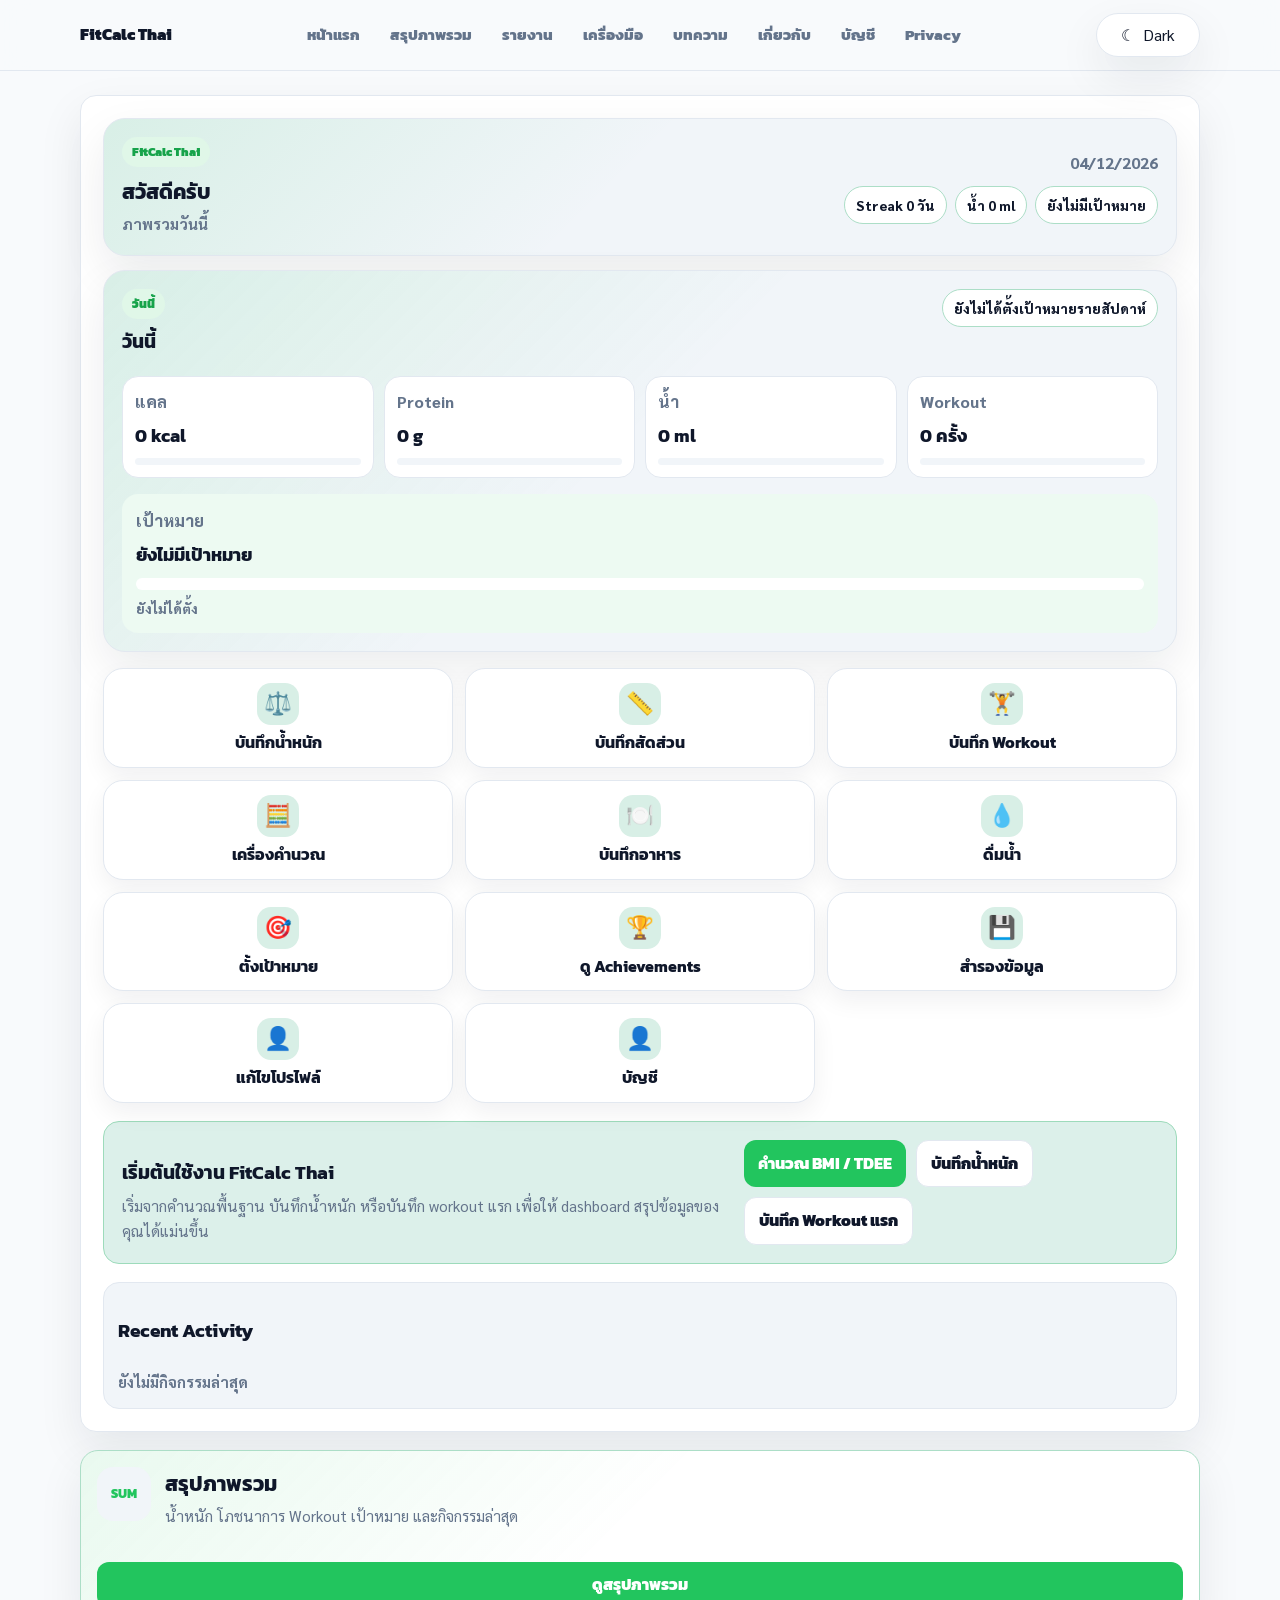
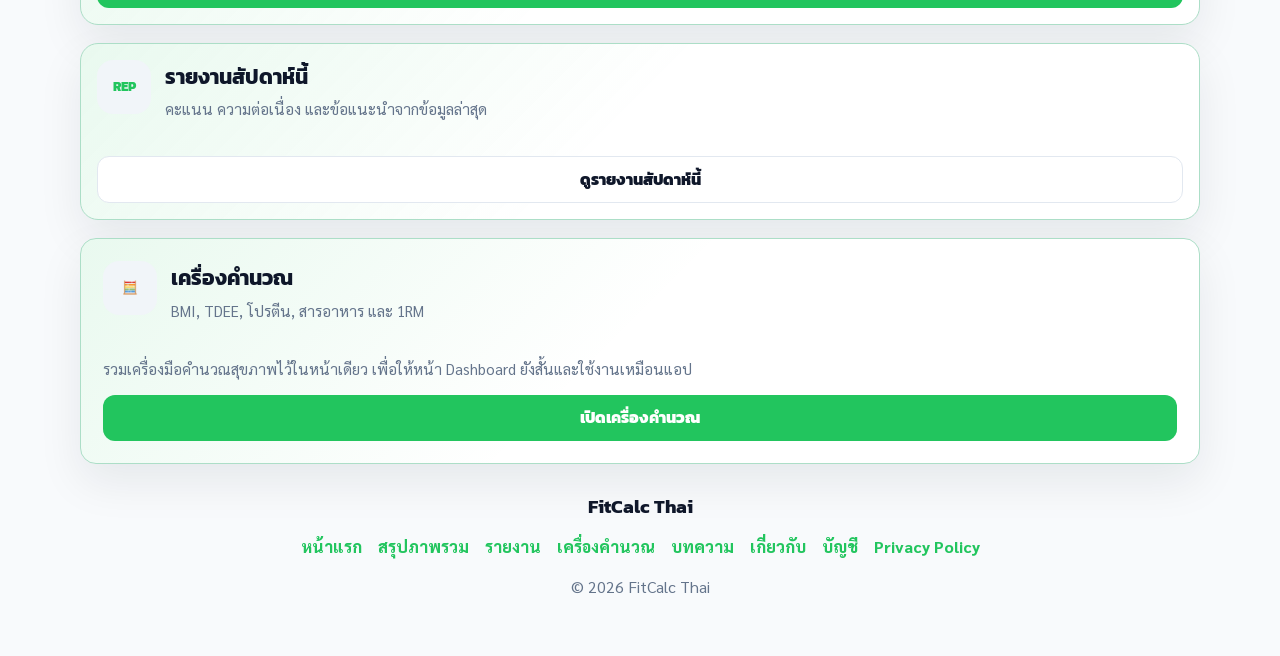
<file: index.html>
﻿<!DOCTYPE html>
<html lang="th">
<head>
  <meta charset="UTF-8">
  <meta name="viewport" content="width=device-width, initial-scale=1.0">
  <title>FitCalc Thai | เครื่องมือฟิตเนสภาษาไทย</title>
  <meta name="description" content="FitCalc Thai เว็บรวมเครื่องมือฟิตเนสภาษาไทยสำหรับคำนวณ BMI, TDEE, โปรตีนต่อวัน และ 1RM ใช้งานง่าย รองรับมือถือ และมี Dark Mode">
  <meta name="keywords" content="FitCalc Thai, BMI Calculator, TDEE Calculator, Protein Calculator, 1RM Calculator, คำนวณ BMI, คำนวณ TDEE, คำนวณโปรตีน, คำนวณ 1RM, ฟิตเนส">
  <meta name="author" content="FitCalc Thai">
  <meta name="theme-color" content="#176b87">
  <meta property="og:type" content="website">
  <meta property="og:title" content="FitCalc Thai | เครื่องมือฟิตเนสภาษาไทย">
  <meta property="og:description" content="คำนวณ BMI, TDEE, โปรตีนต่อวัน และ 1RM ได้ในหน้าเดียว พร้อม UI แบบ Card และ Dark Mode">
  <meta property="og:site_name" content="FitCalc Thai">
  <meta property="og:locale" content="th_TH">
  <script async src="https://www.googletagmanager.com/gtag/js?id=G-XT6JGFNCKM"></script>
  <script>
    window.dataLayer = window.dataLayer || [];
    function gtag(){dataLayer.push(arguments);}
    gtag("js", new Date());
    gtag("config", "G-XT6JGFNCKM");
  </script>
  <link rel="stylesheet" href="style.css">
  <link rel="canonical" href="https://kaescib.github.io/FitCalcThai/">
  <meta name="google-site-verification" content="6y9c37ViQs0DbVfomYhz56SrQqQdRK6Nkue2IoiEQuY">
</head>
<body>
  <nav class="site-nav" aria-label="เมนูหลัก">
    <div class="nav-inner">
      <a class="nav-brand" href="index.html">FitCalc Thai</a>
      <div class="nav-links">
        <a href="index.html">หน้าแรก</a>
        <a href="summary.html">สรุปภาพรวม</a>
<a href="insights.html">รายงาน</a>
<details class="nav-dropdown">
          <summary>เครื่องมือ</summary>
          <div class="dropdown-menu">
            <a href="calculators.html">เครื่องคำนวณ</a>
            <a href="calculators.html#bmiCalculator">BMI Calculator</a>
            <a href="calculators.html#tdeeCalculator">TDEE Calculator</a>
            <a href="calculators.html#proteinCalculator">Protein Calculator</a>
            <a href="calculators.html#macroCalculator">Macro Calculator</a>
            <a href="calculators.html#oneRmCalculator">1RM Calculator</a>
            <a href="index.html#weightTrackerForm">Weight Tracker</a>
            <a href="workout-tracker.html">Workout Tracker</a>
          </div>
        </details>
        <details class="nav-dropdown">
          <summary>บทความ</summary>
          <div class="dropdown-menu">
            <a href="bmi-guide.html">BMI Guide</a>
            <a href="tdee-guide.html">TDEE Guide</a>
            <a href="protein-guide.html">Protein Guide</a>
            <a href="gain-muscle-guide.html">Gain Muscle Guide</a>
            <a href="lose-fat-guide.html">Lose Fat Guide</a>
            <a href="progressive-overload-guide.html">Progressive Overload Guide</a>
          </div>
        </details>
        <a href="about.html">เกี่ยวกับ</a>
        <a href="auth.html">บัญชี</a>
        <a href="privacy-policy.html">Privacy</a>
      </div>
      <button class="theme-toggle" id="themeToggle" type="button" aria-label="สลับโหมดมืดและสว่าง">
        <span id="themeIcon">☾</span>
        <span id="themeText">Dark</span>
      </button>
    </div>
  </nav>
  <header class="site-header">
    <div>
      <p class="eyebrow">Fitness Platform</p>
      <h1>FitCalc Thai</h1>
      <p class="intro">เครื่องมือคำนวณและติดตามสุขภาพ สำหรับคนออกกำลังกายและดูแลสุขภาพ</p>
      <div class="hero-actions" aria-label="เครื่องมือยอดนิยม">
        <a class="calculator-link" href="calculators.html#bmiCalculator">BMI Calculator</a>
        <a class="guide-link" href="calculators.html#tdeeCalculator">TDEE Calculator</a>
        <a class="guide-link" href="#weightTrackerForm">Weight Tracker</a>
      </div>
    </div>
  </header>

  <main class="tool-grid">
    <section class="card dashboard-v2-card">
      <div class="dashboard-v2-header">
        <div>
          <p class="eyebrow">Dashboard</p>
          <h2>FitCalc Thai Dashboard</h2>
          <p>สรุปสุขภาพและการออกกำลังกายของคุณในที่เดียว</p>
        </div>
        <div class="dashboard-quick-actions">
          <a class="calculator-link" href="#weightTrackerForm">บันทึกน้ำหนัก</a>
          <a class="guide-link" href="workout-tracker.html#workoutTrackerSection">บันทึก Workout</a>
        </div>
      </div>

      <section class="app-home-header" id="dashboardAppHeader" aria-live="polite"></section>
      <section class="today-focus-card" id="dashboardTodayFocus" aria-live="polite"></section>
      <div class="dashboard-command-grid" id="dashboardQuickActionGrid" aria-label="Quick actions"></div>

      <div class="beginner-panel is-hidden" id="dashboardBeginnerPanel">
        <div>
          <h3>เริ่มต้นใช้งาน FitCalc Thai</h3>
          <p>เริ่มจากคำนวณพื้นฐาน บันทึกน้ำหนัก หรือบันทึก workout แรก เพื่อให้ dashboard สรุปข้อมูลของคุณได้แม่นขึ้น</p>
        </div>
        <div class="dashboard-quick-actions">
          <a class="calculator-link" href="calculators.html">คำนวณ BMI / TDEE</a>
          <a class="guide-link" href="#weightTrackerForm">บันทึกน้ำหนัก</a>
          <a class="guide-link" href="workout-tracker.html#workoutTrackerSection">บันทึก Workout แรก</a>
        </div>
      </div>

      <div class="dashboard-summary-grid" id="dashboardSummaryCards" aria-live="polite"></div>

      <div class="dashboard-detail-grid">
        <section class="dashboard-panel">
          <div class="dashboard-panel-header">
            <h3>Weight Summary</h3>
            <div class="dashboard-link-group">
              <a class="guide-link" href="#weightTrackerForm">บันทึกน้ำหนัก</a>
              <a class="guide-link" href="#bodyMeasurementsSection">บันทึกสัดส่วน</a>
            </div>
          </div>
          <div id="dashboardWeightSummary" aria-live="polite"></div>
        </section>

        <section class="dashboard-panel">
          <div class="dashboard-panel-header">
            <h3>User Profile</h3>
            <a class="guide-link" href="#userProfileSection">แก้ไขโปรไฟล์</a>
          </div>
          <div id="dashboardProfileSummary" aria-live="polite"></div>
        </section>

        <section class="dashboard-panel">
          <div class="dashboard-panel-header">
            <h3>Nutrition</h3>
            <a class="guide-link" href="#nutritionTrackingSection">บันทึกอาหาร</a>
          </div>
          <div id="dashboardNutritionSummary" aria-live="polite"></div>
        </section>

        <section class="dashboard-panel">
          <div class="dashboard-panel-header">
            <h3>Workout Summary</h3>
            <a class="guide-link" href="workout-tracker.html#workoutTrackerSection">บันทึก Workout</a>
          </div>
          <div id="dashboardWorkoutSummary" aria-live="polite"></div>
        </section>

        <section class="dashboard-panel">
          <div class="dashboard-panel-header">
            <h3>Weekly Goal</h3>
            <div class="dashboard-link-group">
              <a class="guide-link" href="workout-tracker.html#weeklyGoalSection">ตั้งเป้าหมาย Workout</a>
              <a class="guide-link" href="#goalTrackingSection">ตั้งเป้าหมาย</a>
            </div>
          </div>
          <div id="dashboardWeeklyGoal" aria-live="polite"></div>
        </section>

        <section class="dashboard-panel">
          <div class="dashboard-panel-header">
            <h3>Templates & Exercises</h3>
            <div class="dashboard-link-group">
              <a class="guide-link" href="workout-tracker.html#workoutTemplatesSection">เปิด Workout Templates</a>
              <a class="guide-link" href="workout-tracker.html#exerciseDatabaseSection">เปิด Exercise Database</a>
            </div>
          </div>
          <div id="dashboardLibrarySummary" aria-live="polite"></div>
        </section>

        <section class="dashboard-panel">
          <div class="dashboard-panel-header">
            <h3>Achievements</h3>
            <a class="guide-link" href="#achievementsSection">ดู Achievements</a>
          </div>
          <div id="dashboardAchievementSummary" aria-live="polite"></div>
        </section>

        <section class="dashboard-panel">
          <div class="dashboard-panel-header">
            <h3>Data Backup</h3>
            <a class="guide-link" href="#dataBackupSection">สำรองข้อมูล</a>
          </div>
          <div id="dashboardBackupSummary" aria-live="polite"></div>
        </section>
      </div>

      <section class="dashboard-panel dashboard-recent-panel">
        <div class="dashboard-panel-header">
          <h3>Recent Activity</h3>
        </div>
        <div id="dashboardRecentActivity" aria-live="polite"></div>
      </section>
    </section>

    <section class="card tracker-card anchor-section" id="userProfileSection">
      <div class="card-header">
        <span class="tool-icon">USER</span>
        <div>
          <h2>User Profile</h2>
          <p>บันทึกข้อมูลพื้นฐานเพื่อให้ FitCalc Thai ช่วยสรุปและเติมค่าต่าง ๆ ได้แม่นยำขึ้น</p>
        </div>
      </div>

      <div class="profile-summary-grid" id="profileSummaryGrid" aria-live="polite"></div>
      <p class="workout-status" id="profileStatusMessage" aria-live="polite">ยังไม่ได้ตั้งค่าโปรไฟล์</p>

      <form class="calculator-form profile-form" id="userProfileForm">
        <fieldset>
          <legend>Basic Info</legend>
          <div class="two-column">
            <label>
              Display Name
              <input type="text" id="profileDisplayName" autocomplete="name" placeholder="เช่น แกะ">
            </label>
            <label>
              Gender
              <select id="profileGender">
                <option value="">ไม่ระบุ</option>
                <option value="male">Male</option>
                <option value="female">Female</option>
                <option value="other">Other / ไม่ระบุ</option>
              </select>
            </label>
            <label>
              Birth Year
              <input type="number" id="profileBirthYear" min="1926" max="2026" step="1" inputmode="numeric" placeholder="เช่น 1983">
            </label>
            <label>
              Age
              <input type="number" id="profileAge" min="10" max="100" step="1" inputmode="numeric" placeholder="ใช้เมื่อไม่กรอกปีเกิด">
            </label>
          </div>
        </fieldset>

        <fieldset>
          <legend>Body Info</legend>
          <div class="two-column">
            <label>
              Height cm
              <input type="number" id="profileHeight" min="1" step="0.1" inputmode="decimal" placeholder="เช่น 173">
            </label>
            <label>
              Current Weight kg
              <input type="number" id="profileCurrentWeight" min="1" step="0.1" inputmode="decimal" placeholder="เช่น 65">
            </label>
            <label>
              Target Weight kg
              <input type="number" id="profileTargetWeight" min="1" step="0.1" inputmode="decimal" placeholder="เช่น 70">
            </label>
          </div>
        </fieldset>

        <fieldset>
          <legend>Fitness Goal</legend>
          <div class="two-column">
            <label>
              Main Fitness Goal
              <select id="profileMainGoal">
                <option value="">เลือกเป้าหมายหลัก</option>
                <option value="เพิ่มกล้าม">เพิ่มกล้าม</option>
                <option value="ลดไขมัน">ลดไขมัน</option>
                <option value="รักษารูปร่าง">รักษารูปร่าง</option>
                <option value="เพิ่มน้ำหนัก">เพิ่มน้ำหนัก</option>
                <option value="สุขภาพทั่วไป">สุขภาพทั่วไป</option>
              </select>
            </label>
            <label>
              Activity Level
              <select id="profileActivityLevel">
                <option value="">เลือกระดับกิจกรรม</option>
                <option value="น้อย">น้อย</option>
                <option value="ปานกลาง">ปานกลาง</option>
                <option value="สูง">สูง</option>
              </select>
            </label>
            <label>
              Training Days Per Week
              <input type="number" id="profileTrainingDays" min="1" max="7" step="1" inputmode="numeric" placeholder="1-7">
            </label>
          </div>
          <label>
            Notes
            <textarea id="profileNotes" rows="3" placeholder="บันทึกเป้าหมายหรือข้อควรจำส่วนตัว"></textarea>
          </label>
        </fieldset>

        <div class="profile-actions">
          <button type="submit">Save Profile</button>
          <button class="danger-button" type="button" id="clearProfileButton">Clear Profile</button>
        </div>
      </form>
    </section>

    <section class="card tracker-card anchor-section" id="appSettingsSection">
      <div class="card-header">
        <span class="tool-icon">SET</span>
        <div>
          <h2>App Settings</h2>
          <p>ตั้งค่าการแสดงผลและค่าเริ่มต้นของ FitCalc Thai</p>
        </div>
      </div>

      <form class="calculator-form settings-form" id="appSettingsForm">
        <fieldset>
          <legend>App Preferences</legend>
          <div class="two-column">
            <label>
              Default Theme
              <select id="settingsTheme">
                <option value="System">System / Auto</option>
                <option value="Dark">Dark</option>
                <option value="Light">Light</option>
              </select>
            </label>
            <label>
              Default Unit
              <select id="settingsUnit">
                <option value="Metric">Metric</option>
              </select>
            </label>
            <label>
              Date Display
              <select id="settingsDateDisplay">
                <option value="DD/MM/YYYY">DD/MM/YYYY</option>
              </select>
            </label>
            <label>
              Dashboard Preference
              <select id="settingsDashboardMode">
                <option value="Show all sections">Show all sections</option>
                <option value="Compact summary">Compact summary</option>
              </select>
            </label>
            <label>
              Default Workout Goal Per Week
              <input type="number" id="settingsWorkoutGoal" min="1" max="7" step="1" inputmode="numeric" placeholder="1-7">
            </label>
            <label>
              Default Goal Type
              <select id="settingsDefaultGoalType">
                <option value="weight">Weight</option>
                <option value="waist">Waist</option>
                <option value="weeklyWorkout">Weekly Workout</option>
                <option value="bodyMeasurement">Body Measurement</option>
              </select>
            </label>
            <label class="checkbox-label">
              <input type="checkbox" id="settingsMotivation" checked>
              Enable Motivational Messages
            </label>
          </div>
        </fieldset>

        <p class="workout-status">ค่าเริ่มต้นนี้ใช้ช่วยเติมฟอร์มเท่านั้น ไม่ได้เปลี่ยนเป้าหมายเดิมอัตโนมัติ</p>

        <div class="profile-actions">
          <button type="submit">Save Settings</button>
        </div>
      </form>

      <p class="workout-status" id="settingsStatusMessage" aria-live="polite"></p>
    </section>

    <section class="card tracker-card anchor-section" id="nutritionTrackingSection">
      <div class="card-header">
        <span class="tool-icon">FOOD</span>
        <div>
          <h2>Nutrition Tracking</h2>
          <p>บันทึกอาหาร แคลอรี โปรตีน และสารอาหารหลักในแต่ละวัน</p>
        </div>
      </div>

      <label class="nutrition-date-picker">
        เลือกวันที่
        <input type="date" id="nutritionSelectedDate" lang="en-GB">
      </label>

      <div class="nutrition-summary-grid" id="nutritionDailySummary" aria-live="polite"></div>
      <p class="workout-status" id="nutritionStatusMessage" aria-live="polite"></p>

      <form class="calculator-form nutrition-settings-form" id="nutritionSettingsForm">
        <fieldset>
          <legend>Daily Targets</legend>
          <div class="two-column">
            <label>
              Calories Target
              <input type="number" id="nutritionCalorieTarget" min="1" step="1" inputmode="numeric" placeholder="เช่น 2400">
            </label>
            <label>
              Protein Target g
              <input type="number" id="nutritionProteinTarget" min="1" step="0.1" inputmode="decimal" placeholder="เช่น 130">
            </label>
            <label>
              Carbs Target g
              <input type="number" id="nutritionCarbsTarget" min="1" step="0.1" inputmode="decimal" placeholder="เช่น 300">
            </label>
            <label>
              Fat Target g
              <input type="number" id="nutritionFatTarget" min="1" step="0.1" inputmode="decimal" placeholder="เช่น 70">
            </label>
            <label>
              Water Target ml
              <input type="number" id="nutritionWaterTarget" min="1" step="1" inputmode="numeric" placeholder="เช่น 2500">
            </label>
          </div>
          <p class="workout-status" id="nutritionSuggestionText"></p>
          <button type="submit">Save Nutrition Targets</button>
        </fieldset>
      </form>

      <form class="calculator-form meal-form" id="mealEntryForm">
        <input type="hidden" id="mealEditingId">
        <fieldset>
          <legend>Meal Entry</legend>
          <div class="two-column">
            <label>
              Date
              <input type="date" id="mealDate" lang="en-GB" required>
            </label>
            <label>
              Meal Type
              <select id="mealType">
                <option value="Breakfast">Breakfast</option>
                <option value="Lunch">Lunch</option>
                <option value="Dinner">Dinner</option>
                <option value="Snack">Snack</option>
                <option value="Pre-workout">Pre-workout</option>
                <option value="Post-workout">Post-workout</option>
                <option value="Other">Other</option>
              </select>
            </label>
            <label>
              Food Name
              <input type="text" id="mealFoodName" autocomplete="off" placeholder="เช่น อกไก่ + ข้าว" required>
            </label>
            <label>
              Amount / Serving
              <input type="text" id="mealAmount" autocomplete="off" placeholder="เช่น 1 กล่อง">
            </label>
            <label>
              Calories kcal
              <input type="number" id="mealCalories" min="0" step="0.1" inputmode="decimal">
            </label>
            <label>
              Protein g
              <input type="number" id="mealProtein" min="0" step="0.1" inputmode="decimal">
            </label>
            <label>
              Carbs g
              <input type="number" id="mealCarbs" min="0" step="0.1" inputmode="decimal">
            </label>
            <label>
              Fat g
              <input type="number" id="mealFat" min="0" step="0.1" inputmode="decimal">
            </label>
          </div>
          <label>
            Notes
            <textarea id="mealNotes" rows="3" placeholder="บันทึกเพิ่มเติม"></textarea>
          </label>
          <div class="nutrition-actions">
            <button type="submit" id="saveMealButton">Save Meal</button>
            <button class="secondary-button" type="button" id="cancelMealEditButton">Cancel Edit</button>
          </div>
        </fieldset>
      </form>

      <section class="nutrition-panel">
        <div class="dashboard-panel-header">
          <h3>Meal History</h3>
          <span id="mealHistorySummary">ยังไม่มีข้อมูลอาหารวันนี้</span>
        </div>
        <div class="meal-history-list" id="mealHistoryList" aria-live="polite"></div>
      </section>

      <section class="nutrition-panel water-panel">
        <div class="dashboard-panel-header">
          <h3>Water Tracking</h3>
          <span id="waterSummaryText">ยังไม่มีข้อมูลน้ำดื่มวันนี้</span>
        </div>
        <div class="dashboard-progress-bar" aria-label="Water progress">
          <span id="waterProgressBar" style="width: 0%"></span>
        </div>
        <div class="water-quick-actions" id="waterQuickActions">
          <button type="button" data-water-amount="250">+250 ml</button>
          <button type="button" data-water-amount="500">+500 ml</button>
          <button type="button" data-water-amount="750">+750 ml</button>
          <button type="button" data-water-amount="1000">+1000 ml</button>
        </div>
        <form class="calculator-form water-form" id="waterEntryForm">
          <div class="two-column">
            <label>
              Date
              <input type="date" id="waterDate" lang="en-GB" required>
            </label>
            <label>
              Custom amount ml
              <input type="number" id="waterAmount" min="1" step="0.1" inputmode="decimal" placeholder="เช่น 500">
            </label>
          </div>
          <button type="submit" id="saveWaterButton">Save/Add Water</button>
        </form>
        <div class="water-history-list" id="waterHistoryList" aria-live="polite"></div>
      </section>
    </section>

    <section class="card tracker-card anchor-section" id="achievementsSection">
      <div class="card-header">
        <span class="tool-icon">ACH</span>
        <div>
          <h2>Achievements & Streaks</h2>
          <p>สะสมความสำเร็จและติดตามความสม่ำเสมอในการดูแลสุขภาพ</p>
        </div>
      </div>

      <div class="achievement-summary-grid" id="achievementSummaryGrid" aria-live="polite"></div>

      <div class="achievement-empty-state is-hidden" id="achievementEmptyState">
        <div>
          <h3>เริ่มปลดล็อก Achievement แรกของคุณ</h3>
          <p>เริ่มบันทึก Workout น้ำหนัก สัดส่วน หรือเป้าหมาย เพื่อสะสมความสำเร็จและดู streak ของคุณ</p>
        </div>
        <div class="dashboard-quick-actions">
          <a class="calculator-link" href="workout-tracker.html#workoutTrackerSection">บันทึก Workout</a>
          <a class="guide-link" href="#weightTrackerForm">บันทึกน้ำหนัก</a>
          <a class="guide-link" href="#goalTrackingSection">ตั้งเป้าหมาย</a>
        </div>
      </div>

      <div class="achievement-toolbar">
        <label>
          Filter
          <select id="achievementFilter">
            <option value="all">All</option>
            <option value="unlocked">Unlocked</option>
            <option value="locked">Locked</option>
            <option value="Workout">Workout</option>
            <option value="Weight">Weight</option>
            <option value="Measurements">Measurements</option>
            <option value="Goals">Goals</option>
            <option value="Templates">Templates</option>
          </select>
        </label>
      </div>

      <div class="achievement-card-list" id="achievementCardList" aria-live="polite"></div>
    </section>

    <section class="card tracker-card anchor-section" id="dataBackupSection">
      <div class="card-header">
        <span class="tool-icon">SAVE</span>
        <div>
          <h2>Data Backup</h2>
          <p>สำรอง กู้คืน และจัดการข้อมูล FitCalc Thai ของคุณอย่างปลอดภัย</p>
        </div>
      </div>

      <div class="backup-summary-grid" id="backupSummaryGrid" aria-live="polite"></div>

      <div class="backup-warning">
        <strong>Import Warning</strong>
        <p>ตรวจสอบ preview ก่อนนำเข้าทุกครั้ง โหมด Merge จะไม่ลบข้อมูลเดิม ส่วน Replace จะต้องยืนยันก่อนแทนที่ข้อมูล</p>
      </div>

      <div class="backup-actions">
        <button type="button" id="exportBackupButton">Export Backup</button>
        <button class="secondary-button" type="button" id="copyBackupButton">Copy Backup JSON</button>
      </div>

      <label class="backup-file-label">
        Import Backup JSON
        <input type="file" id="importBackupFile" accept="application/json,.json">
      </label>

      <div class="backup-preview" id="backupImportPreview" aria-live="polite">
        <p class="empty-state">ยังไม่ได้เลือกไฟล์สำรองข้อมูล</p>
      </div>

      <div class="backup-actions">
        <button type="button" id="mergeImportButton" disabled>Import แบบรวมข้อมูล</button>
        <button class="danger-button" type="button" id="replaceImportButton" disabled>Replace ข้อมูลทั้งหมด</button>
      </div>

      <p class="workout-status" id="backupStatusMessage" aria-live="polite"></p>
    </section>

    <section class="card tracker-card anchor-section" id="goalTrackingSection">
      <div class="card-header">
        <span class="tool-icon">GOAL</span>
        <div>
          <h2>Goal Tracking</h2>
          <p>ตั้งเป้าหมายสุขภาพและติดตามความคืบหน้าจากข้อมูลที่คุณบันทึกจริง</p>
        </div>
      </div>

      <p class="workout-status">เป้าหมาย Workout รายสัปดาห์เดิมยังทำงานตามปกติ</p>

      <form class="calculator-form goal-form" id="goalForm">
        <input type="hidden" id="goalEditingId">
        <div class="two-column">
          <label>
            ประเภทเป้าหมาย
            <select id="goalType" required>
              <option value="">เลือกประเภทเป้าหมาย</option>
              <option value="weight">เป้าหมายน้ำหนัก</option>
              <option value="waist">เป้าหมายรอบเอว</option>
              <option value="weeklyWorkout">เป้าหมาย Workout รายสัปดาห์</option>
              <option value="bodyMeasurement">เป้าหมายสัดส่วนร่างกาย</option>
            </select>
          </label>
          <label>
            ชื่อเป้าหมาย
            <input type="text" id="goalTitle" autocomplete="off" placeholder="เช่น ลดเอวให้เหลือ 78 cm" required>
          </label>
          <label>
            สัดส่วนที่ต้องการติดตาม
            <select id="goalMeasurementField">
              <option value="chest">รอบอก</option>
              <option value="hips">สะโพก</option>
              <option value="shoulder">ไหล่</option>
              <option value="upperArmAverage">ต้นแขนเฉลี่ย</option>
              <option value="thighAverage">ต้นขาเฉลี่ย</option>
            </select>
          </label>
          <label>
            ค่าเป้าหมาย
            <input type="number" id="goalTargetValue" min="0.01" step="0.01" inputmode="decimal" autocomplete="off" required>
          </label>
          <label>
            หน่วย
            <input type="text" id="goalUnit" autocomplete="off" placeholder="kg" required>
          </label>
          <label>
            วันที่เริ่ม
            <input type="date" id="goalStartDate" lang="en-GB" required>
          </label>
          <label>
            วันที่เป้าหมาย (ไม่บังคับ)
            <input type="date" id="goalTargetDate" lang="en-GB">
          </label>
          <label>
            สถานะ
            <select id="goalStatus" required>
              <option value="Active">กำลังทำ</option>
              <option value="Completed">สำเร็จแล้ว</option>
              <option value="Paused">พักไว้ก่อน</option>
            </select>
          </label>
        </div>
        <label>
          โน้ต (ไม่บังคับ)
          <textarea id="goalNotes" rows="3" placeholder="บันทึกเป้าหมายหรือแผนคร่าว ๆ"></textarea>
        </label>
        <div class="goal-form-actions">
          <button type="submit">บันทึกเป้าหมาย</button>
          <button class="secondary-button" id="cancelGoalEditButton" type="button">ยกเลิกการแก้ไข</button>
        </div>
      </form>

      <p class="workout-status" id="goalStatusMessage" aria-live="polite">ยังไม่มีเป้าหมายที่บันทึกไว้</p>
      <div class="goal-list" id="goalList" aria-live="polite"></div>
    </section>

    <section class="featured-workout-card">
      <div>
        <p class="eyebrow">Featured Tool</p>
        <h2>🏋️ Workout Tracker</h2>
        <p>บันทึกการออกกำลังกาย<br>ติดตามน้ำหนัก<br>ดูพัฒนาการย้อนหลัง</p>
      </div>
      <a class="calculator-link" href="workout-tracker.html">เริ่มบันทึก Workout</a>
    </section>

    <section class="stats-grid" aria-label="สถิติ FitCalc Thai">
      <div class="stat-card">
        <strong>6+</strong>
        <span>เครื่องมือสุขภาพ</span>
      </div>
      <div class="stat-card">
        <strong>6+</strong>
        <span>บทความความรู้</span>
      </div>
      <div class="stat-card">
        <strong>Weight</strong>
        <span>Tracking</span>
      </div>
      <div class="stat-card">
        <strong>100%</strong>
        <span>ใช้ฟรี</span>
      </div>
    </section>
    <section class="card summary-hub-card">
      <div class="card-header">
        <span class="tool-icon">SUM</span>
        <div>
          <h2>สรุปภาพรวม</h2>
          <p>น้ำหนัก โภชนาการ Workout เป้าหมาย และกิจกรรมล่าสุด</p>
        </div>
      </div>
      <a class="calculator-link" href="summary.html">ดูสรุปภาพรวม</a>
    </section>
    <section class="card insights-hub-card">
      <div class="card-header">
        <span class="tool-icon">REP</span>
        <div>
          <h2>รายงานสัปดาห์นี้</h2>
          <p>คะแนน ความต่อเนื่อง และข้อแนะนำจากข้อมูลล่าสุด</p>
        </div>
      </div>
      <a class="guide-link" href="insights.html">ดูรายงานสัปดาห์นี้</a>
    </section>
    <section class="card tools-hub-card">
      <div class="card-header">
        <span class="tool-icon">🧮</span>
        <div>
          <h2>เครื่องคำนวณ</h2>
          <p>BMI, TDEE, โปรตีน, สารอาหาร และ 1RM</p>
        </div>
      </div>
      <p>รวมเครื่องมือคำนวณสุขภาพไว้ในหน้าเดียว เพื่อให้หน้า Dashboard ยังสั้นและใช้งานเหมือนแอป</p>
      <a class="calculator-link" href="calculators.html">เปิดเครื่องคำนวณ</a>
    </section>

    <section class="card tracker-card">
      <div class="card-header">
        <span class="tool-icon">WT</span>
        <div>
          <h2>Weight Tracker</h2>
          <p>บันทึกน้ำหนักรายสัปดาห์และดูประวัติย้อนหลังในเครื่องนี้</p>
        </div>
      </div>

      <form class="calculator-form" id="weightTrackerForm">
        <div class="two-column">
          <label>
            สัปดาห์
            <input type="date" id="trackerDate" lang="en-GB" required>
          </label>
          <label>
            น้ำหนัก (กิโลกรัม)
            <input type="number" id="trackerWeight" min="1" step="0.01" inputmode="decimal" autocomplete="off" placeholder="เช่น 70.25" required>
          </label>
        </div>
        <button type="submit">บันทึกน้ำหนัก</button>
      </form>

      <div class="chart-panel">
        <canvas id="weightProgressChart" aria-label="กราฟน้ำหนักรายสัปดาห์" role="img"></canvas>
        <p class="empty-chart-message" id="chartEmptyMessage">ยังไม่มีข้อมูล</p>
      </div>

      <div class="tracker-actions">
        <p id="trackerSummary" aria-live="polite">ยังไม่มีประวัติน้ำหนัก</p>
        <div class="tracker-buttons">
          <button class="secondary-button" id="exportCsvButton" type="button">Export CSV</button>
          <label class="secondary-button import-button" for="importCsvInput">Import CSV</label>
          <input class="file-input" id="importCsvInput" type="file" accept=".csv,text/csv">
          <button class="danger-button" id="clearTrackerButton" type="button">ลบข้อมูลทั้งหมด</button>
        </div>
      </div>

      <ul class="history-list" id="weightHistoryList" aria-live="polite"></ul>
    </section>

    <section class="card tracker-card anchor-section" id="bodyMeasurementsSection">
      <div class="card-header">
        <span class="tool-icon">BODY</span>
        <div>
          <h2>Body Measurements</h2>
          <p>ติดตามสัดส่วนร่างกาย เพื่อดูพัฒนาการรูปร่างนอกเหนือจากน้ำหนัก</p>
        </div>
      </div>

      <div class="measurement-summary-grid" id="measurementSummary" aria-live="polite"></div>

      <form class="calculator-form measurement-form" id="bodyMeasurementForm">
        <input type="hidden" id="measurementEditingId">

        <fieldset>
          <legend>Core</legend>
          <div class="measurement-field-grid">
            <label>
              Date
              <input type="date" id="measurementDate" lang="en-GB" required>
            </label>
            <label>
              Weight kg optional
              <input type="number" id="measurementWeight" min="0" step="0.01" inputmode="decimal" autocomplete="off" placeholder="65.25">
            </label>
            <label>
              Chest cm
              <input type="number" id="measurementChest" min="0" step="0.01" inputmode="decimal" autocomplete="off" placeholder="90">
            </label>
            <label>
              Waist cm
              <input type="number" id="measurementWaist" min="0" step="0.01" inputmode="decimal" autocomplete="off" placeholder="78">
            </label>
            <label>
              Hips cm
              <input type="number" id="measurementHips" min="0" step="0.01" inputmode="decimal" autocomplete="off" placeholder="88">
            </label>
          </div>
        </fieldset>

        <fieldset>
          <legend>Upper Body</legend>
          <div class="measurement-field-grid">
            <label>
              Shoulder cm
              <input type="number" id="measurementShoulder" min="0" step="0.01" inputmode="decimal" autocomplete="off">
            </label>
            <label>
              Neck cm
              <input type="number" id="measurementNeck" min="0" step="0.01" inputmode="decimal" autocomplete="off">
            </label>
            <label>
              Upper Arm Left cm
              <input type="number" id="measurementUpperArmLeft" min="0" step="0.01" inputmode="decimal" autocomplete="off">
            </label>
            <label>
              Upper Arm Right cm
              <input type="number" id="measurementUpperArmRight" min="0" step="0.01" inputmode="decimal" autocomplete="off">
            </label>
          </div>
        </fieldset>

        <fieldset>
          <legend>Lower Body</legend>
          <div class="measurement-field-grid">
            <label>
              Thigh Left cm
              <input type="number" id="measurementThighLeft" min="0" step="0.01" inputmode="decimal" autocomplete="off">
            </label>
            <label>
              Thigh Right cm
              <input type="number" id="measurementThighRight" min="0" step="0.01" inputmode="decimal" autocomplete="off">
            </label>
            <label>
              Calf Left cm
              <input type="number" id="measurementCalfLeft" min="0" step="0.01" inputmode="decimal" autocomplete="off">
            </label>
            <label>
              Calf Right cm
              <input type="number" id="measurementCalfRight" min="0" step="0.01" inputmode="decimal" autocomplete="off">
            </label>
          </div>
        </fieldset>

        <fieldset>
          <legend>Notes</legend>
          <label>
            Notes
            <textarea id="measurementNotes" rows="3" placeholder="เช่น เช้าวันจันทร์ หลังตื่นนอน"></textarea>
          </label>
        </fieldset>

        <div class="measurement-actions">
          <button type="submit">Save Measurement</button>
          <button class="secondary-button" id="cancelMeasurementEditButton" type="button">Cancel Edit</button>
        </div>
      </form>

      <p class="workout-status" id="measurementStatus" aria-live="polite">ยังไม่มีข้อมูลสัดส่วนร่างกาย</p>
      <div class="measurement-history-list" id="measurementHistoryList" aria-live="polite"></div>
    </section>

    <section class="card" id="workoutTrackerCard">
      <div class="card-header">
        <span class="tool-icon">LOG</span>
        <div>
          <h2>Workout Tracker</h2>
          <p>บันทึกวันซ้อม ท่าออกกำลังกาย น้ำหนัก จำนวนครั้ง และจำนวนเซ็ตแบบ Strong Lite</p>
        </div>
      </div>
      <a class="calculator-link" href="workout-tracker.html">เปิด Workout Tracker</a>
    </section>

    <section class="card article-links">
      <div class="card-header">
        <span class="tool-icon">SEO</span>
        <div>
          <h2>บทความแนะนำ</h2>
          <p>อ่านคู่มือเพิ่มทราฟฟิกและช่วยวางแผนฟิตเนสให้เป็นระบบขึ้น</p>
        </div>
      </div>

      <div class="article-link-grid">
        <a class="article-link-card" href="lose-fat-guide.html">
          <strong>ลดไขมันอย่างเป็นระบบ</strong>
          <span>เข้าใจแคลอรี่ โปรตีน และการติดตามผล</span>
        </a>
        <a class="article-link-card" href="gain-muscle-guide.html">
          <strong>เพิ่มกล้ามเนื้อสำหรับมือใหม่</strong>
          <span>วางแผนอาหาร การซ้อม และการพักฟื้น</span>
        </a>
        <a class="article-link-card" href="progressive-overload-guide.html">
          <strong>Progressive Overload</strong>
          <span>หลักการเพิ่มความหนักเพื่อให้กล้ามเนื้อพัฒนา</span>
        </a>
      </div>
    </section>
  </main>

  <footer class="site-footer">
    <strong class="footer-brand">FitCalc Thai</strong>
    <div class="footer-links">
      <a href="index.html">หน้าแรก</a>
      <a href="summary.html">สรุปภาพรวม</a>
<a href="insights.html">รายงาน</a>
<a href="calculators.html">เครื่องคำนวณ</a>
      <a href="bmi-guide.html">บทความ</a>
      <a href="about.html">เกี่ยวกับ</a>
      <a href="auth.html">บัญชี</a>
      <a href="privacy-policy.html">Privacy Policy</a>
    </div>
    <p>© 2026 FitCalc Thai</p>
  </footer>

  <script src="chart.umd.js" defer></script>
  <script src="script.js?v=sprint15-app" defer></script>
</body>
</html>
</file>
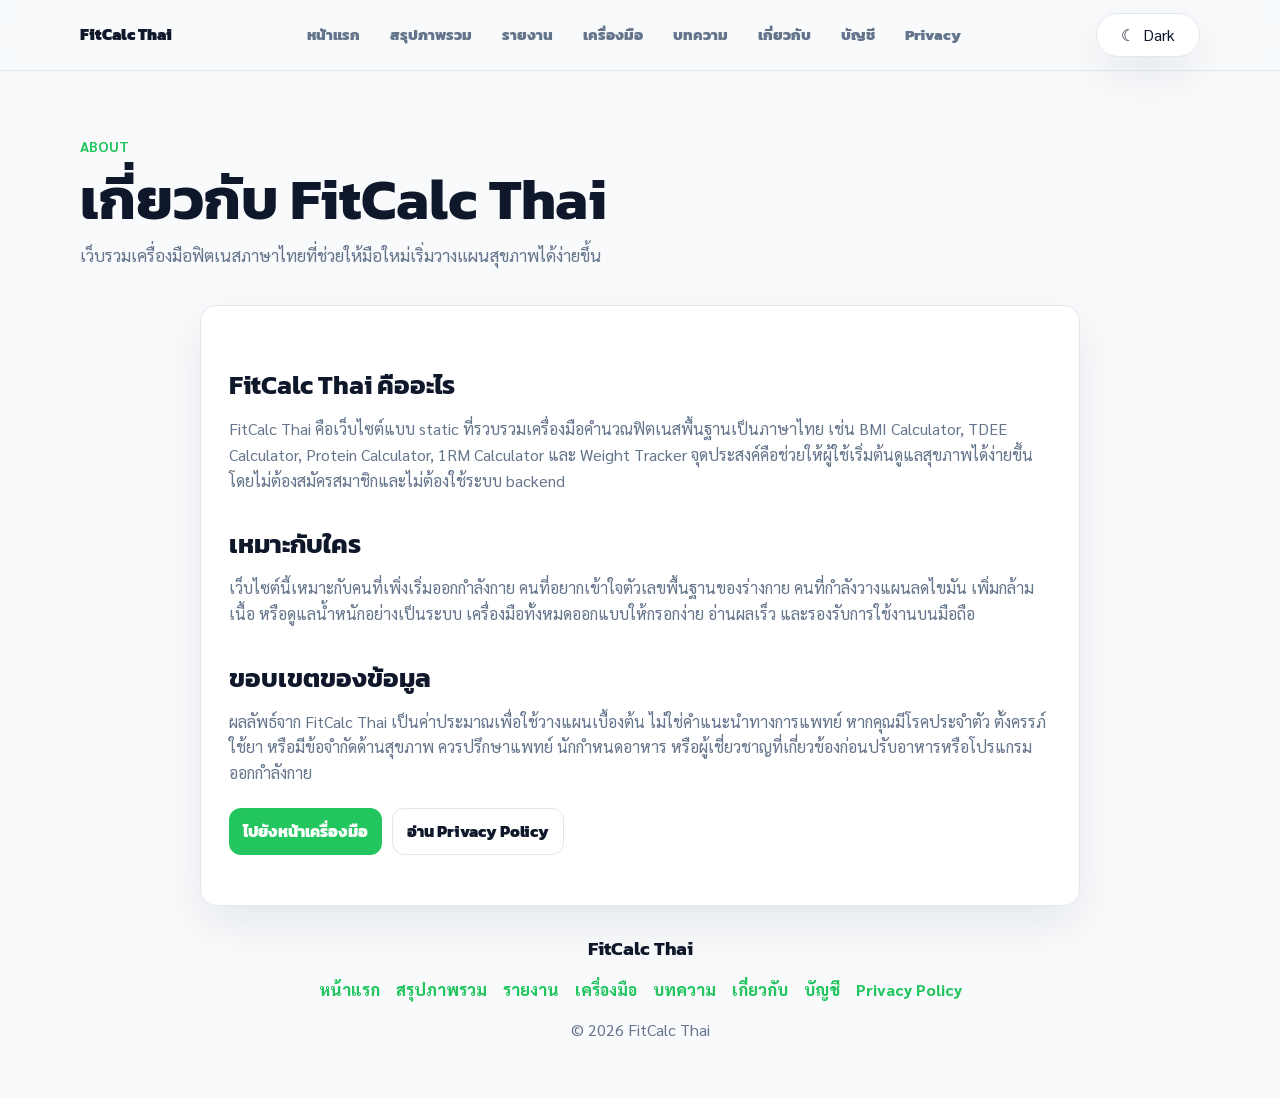
<file: about.html>
﻿<!DOCTYPE html>
<html lang="th">
<head>
  <meta charset="UTF-8">
  <meta name="viewport" content="width=device-width, initial-scale=1.0">
  <title>About | FitCalc Thai</title>
  <meta name="description" content="เกี่ยวกับ FitCalc Thai เว็บรวมเครื่องมือคำนวณฟิตเนสภาษาไทย เช่น BMI, TDEE, Protein, 1RM และ Weight Tracker">
  <meta name="keywords" content="FitCalc Thai, เกี่ยวกับ FitCalc Thai, เครื่องมือฟิตเนส, BMI, TDEE, โปรตีน">
  <meta name="author" content="FitCalc Thai">
  <meta name="theme-color" content="#176b87">
  <meta property="og:type" content="website">
  <meta property="og:title" content="About | FitCalc Thai">
  <meta property="og:description" content="รู้จัก FitCalc Thai เว็บเครื่องมือฟิตเนสภาษาไทยสำหรับการวางแผนสุขภาพเบื้องต้น">
  <meta property="og:site_name" content="FitCalc Thai">
  <meta property="og:locale" content="th_TH">
  <script async src="https://www.googletagmanager.com/gtag/js?id=G-XT6JGFNCKM"></script>
  <script>
    window.dataLayer = window.dataLayer || [];
    function gtag(){dataLayer.push(arguments);}
    gtag("js", new Date());
    gtag("config", "G-XT6JGFNCKM");
  </script>
  <link rel="stylesheet" href="style.css">
  <link rel="canonical" href="https://kaescib.github.io/FitCalcThai/about.html">
  <meta name="google-site-verification" content="6y9c37ViQs0DbVfomYhz56SrQqQdRK6Nkue2IoiEQuY">
</head>
<body>
  <nav class="site-nav" aria-label="เมนูหลัก">
    <div class="nav-inner">
      <a class="nav-brand" href="index.html">FitCalc Thai</a>
      <div class="nav-links">
        <a href="index.html">หน้าแรก</a>
        <a href="summary.html">สรุปภาพรวม</a>
<a href="insights.html">รายงาน</a>
<details class="nav-dropdown">
          <summary>เครื่องมือ</summary>
          <div class="dropdown-menu">
            <a href="calculators.html">เครื่องคำนวณ</a>
            <a href="calculators.html#bmiCalculator">BMI Calculator</a>
            <a href="calculators.html#tdeeCalculator">TDEE Calculator</a>
            <a href="calculators.html#proteinCalculator">Protein Calculator</a>
            <a href="calculators.html#macroCalculator">Macro Calculator</a>
            <a href="calculators.html#oneRmCalculator">1RM Calculator</a>
            <a href="index.html#weightTrackerForm">Weight Tracker</a>
            <a href="workout-tracker.html">Workout Tracker</a>
          </div>
        </details>
        <details class="nav-dropdown">
          <summary>บทความ</summary>
          <div class="dropdown-menu">
            <a href="bmi-guide.html">BMI Guide</a>
            <a href="tdee-guide.html">TDEE Guide</a>
            <a href="protein-guide.html">Protein Guide</a>
            <a href="gain-muscle-guide.html">Gain Muscle Guide</a>
            <a href="lose-fat-guide.html">Lose Fat Guide</a>
            <a href="progressive-overload-guide.html">Progressive Overload Guide</a>
          </div>
        </details>
        <a href="about.html">เกี่ยวกับ</a>
        <a href="auth.html">บัญชี</a>
        <a href="privacy-policy.html">Privacy</a>
      </div>
      <button class="theme-toggle" id="themeToggle" type="button" aria-label="สลับโหมดมืดและสว่าง">
        <span id="themeIcon">☾</span>
        <span id="themeText">Dark</span>
      </button>
    </div>
  </nav>
<header class="site-header">
    <div>
      <p class="eyebrow">About</p>
      <h1>เกี่ยวกับ FitCalc Thai</h1>
      <p class="intro">เว็บรวมเครื่องมือฟิตเนสภาษาไทยที่ช่วยให้มือใหม่เริ่มวางแผนสุขภาพได้ง่ายขึ้น</p>
    </div>
  </header>

  <main class="article-layout">
    <article class="article-card">
      <h2>FitCalc Thai คืออะไร</h2>
      <p>FitCalc Thai คือเว็บไซต์แบบ static ที่รวบรวมเครื่องมือคำนวณฟิตเนสพื้นฐานเป็นภาษาไทย เช่น BMI Calculator, TDEE Calculator, Protein Calculator, 1RM Calculator และ Weight Tracker จุดประสงค์คือช่วยให้ผู้ใช้เริ่มต้นดูแลสุขภาพได้ง่ายขึ้น โดยไม่ต้องสมัครสมาชิกและไม่ต้องใช้ระบบ backend</p>

      <h2>เหมาะกับใคร</h2>
      <p>เว็บไซต์นี้เหมาะกับคนที่เพิ่งเริ่มออกกำลังกาย คนที่อยากเข้าใจตัวเลขพื้นฐานของร่างกาย คนที่กำลังวางแผนลดไขมัน เพิ่มกล้ามเนื้อ หรือดูแลน้ำหนักอย่างเป็นระบบ เครื่องมือทั้งหมดออกแบบให้กรอกง่าย อ่านผลเร็ว และรองรับการใช้งานบนมือถือ</p>

      <h2>ขอบเขตของข้อมูล</h2>
      <p>ผลลัพธ์จาก FitCalc Thai เป็นค่าประมาณเพื่อใช้วางแผนเบื้องต้น ไม่ใช่คำแนะนำทางการแพทย์ หากคุณมีโรคประจำตัว ตั้งครรภ์ ใช้ยา หรือมีข้อจำกัดด้านสุขภาพ ควรปรึกษาแพทย์ นักกำหนดอาหาร หรือผู้เชี่ยวชาญที่เกี่ยวข้องก่อนปรับอาหารหรือโปรแกรมออกกำลังกาย</p>

      <div class="guide-nav">
        <a class="calculator-link" href="index.html">ไปยังหน้าเครื่องมือ</a>
        <a class="guide-link" href="privacy-policy.html">อ่าน Privacy Policy</a>
      </div>
    </article>
  </main>

  <footer class="site-footer">
    <strong class="footer-brand">FitCalc Thai</strong>
    <div class="footer-links">
      <a href="index.html">หน้าแรก</a>
      <a href="summary.html">สรุปภาพรวม</a>
<a href="insights.html">รายงาน</a>
<a href="calculators.html#bmiCalculator">เครื่องมือ</a>
      <a href="bmi-guide.html">บทความ</a>
      <a href="about.html">เกี่ยวกับ</a>
      <a href="auth.html">บัญชี</a>
      <a href="privacy-policy.html">Privacy Policy</a>
    </div>
    <p>© 2026 FitCalc Thai</p>
  </footer>
  <script src="script.js" defer></script>
</body>
</html>
</file>
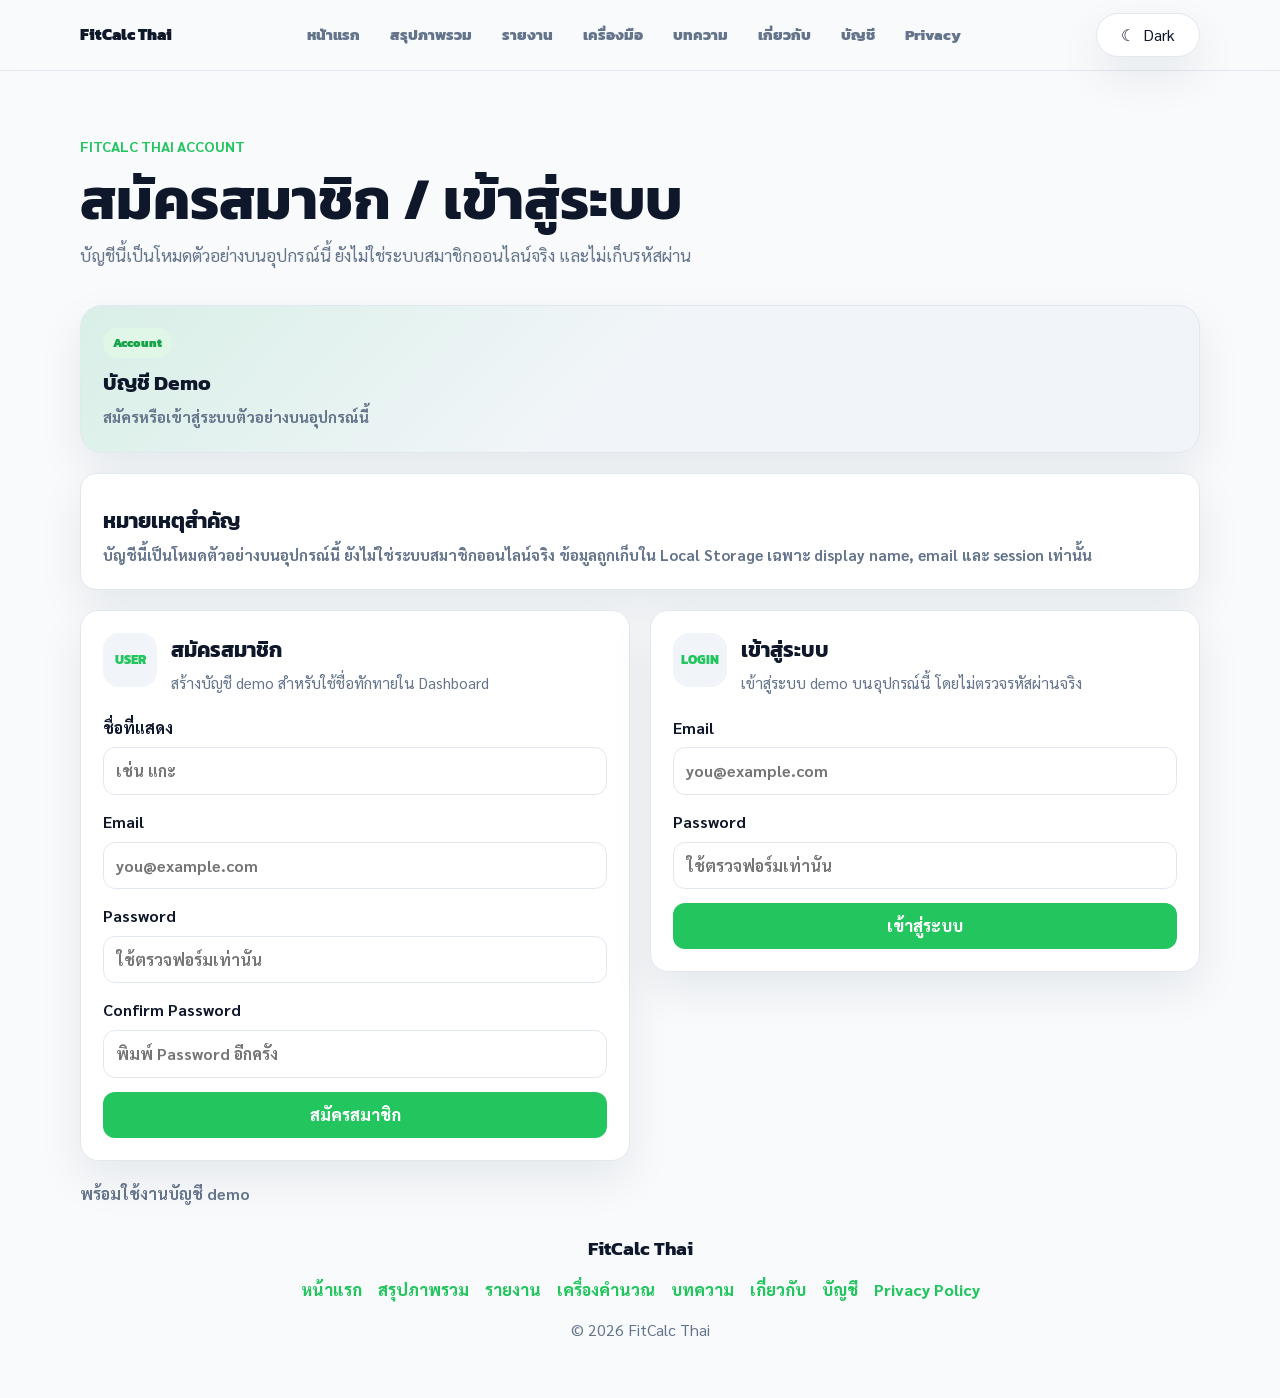
<file: auth.html>
<!DOCTYPE html>
<html lang="th">
<head>
  <meta charset="UTF-8">
  <meta name="viewport" content="width=device-width, initial-scale=1.0">
  <title>FitCalc Thai Account | สมัครสมาชิก / เข้าสู่ระบบ</title>
  <meta name="description" content="หน้า FitCalc Thai Account สำหรับสมัครสมาชิกและเข้าสู่ระบบแบบ demo บนอุปกรณ์นี้ โดยไม่เก็บรหัสผ่านและไม่มี backend">
  <meta name="keywords" content="FitCalc Thai Account, สมัครสมาชิก FitCalc Thai, Login FitCalc Thai, demo account">
  <meta name="author" content="FitCalc Thai">
  <meta name="theme-color" content="#22c55e">
  <meta property="og:type" content="website">
  <meta property="og:title" content="FitCalc Thai Account | สมัครสมาชิก / เข้าสู่ระบบ">
  <meta property="og:description" content="บัญชี demo สำหรับ FitCalc Thai บนอุปกรณ์นี้ ไม่มี backend และไม่เก็บรหัสผ่าน">
  <meta property="og:site_name" content="FitCalc Thai">
  <meta property="og:locale" content="th_TH">
  <script async src="https://www.googletagmanager.com/gtag/js?id=G-XT6JGFNCKM"></script>
  <script>
    window.dataLayer = window.dataLayer || [];
    function gtag(){dataLayer.push(arguments);}
    gtag("js", new Date());
    gtag("config", "G-XT6JGFNCKM");
  </script>
  <link rel="stylesheet" href="style.css">
  <link rel="canonical" href="https://kaescib.github.io/FitCalcThai/auth.html">
  <meta name="google-site-verification" content="6y9c37ViQs0DbVfomYhz56SrQqQdRK6Nkue2IoiEQuY">
</head>
<body>
  <nav class="site-nav" aria-label="เมนูหลัก">
    <div class="nav-inner">
      <a class="nav-brand" href="index.html">FitCalc Thai</a>
      <div class="nav-links">
        <a href="index.html">หน้าแรก</a>
        <a href="summary.html">สรุปภาพรวม</a>
<a href="insights.html">รายงาน</a>
<details class="nav-dropdown">
          <summary>เครื่องมือ</summary>
          <div class="dropdown-menu">
            <a href="calculators.html">เครื่องคำนวณ</a>
            <a href="calculators.html#bmiCalculator">BMI Calculator</a>
            <a href="calculators.html#tdeeCalculator">TDEE Calculator</a>
            <a href="calculators.html#proteinCalculator">Protein Calculator</a>
            <a href="calculators.html#macroCalculator">Macro Calculator</a>
            <a href="calculators.html#oneRmCalculator">1RM Calculator</a>
            <a href="index.html#weightTrackerSection">Weight Tracker</a>
            <a href="workout-tracker.html">Workout Tracker</a>
          </div>
        </details>
        <details class="nav-dropdown">
          <summary>บทความ</summary>
          <div class="dropdown-menu">
            <a href="bmi-guide.html">BMI Guide</a>
            <a href="tdee-guide.html">TDEE Guide</a>
            <a href="protein-guide.html">Protein Guide</a>
            <a href="gain-muscle-guide.html">Gain Muscle Guide</a>
            <a href="lose-fat-guide.html">Lose Fat Guide</a>
            <a href="progressive-overload-guide.html">Progressive Overload Guide</a>
          </div>
        </details>
        <a href="about.html">เกี่ยวกับ</a>
        <a href="auth.html">บัญชี</a>
        <a href="privacy-policy.html">Privacy</a>
      </div>
      <button class="theme-toggle" id="themeToggle" type="button" aria-label="สลับโหมดมืดและสว่าง">
        <span id="themeIcon">☾</span>
        <span id="themeText">Dark</span>
      </button>
    </div>
  </nav>

  <header class="site-header auth-page-header">
    <div>
      <p class="eyebrow">FitCalc Thai Account</p>
      <h1>สมัครสมาชิก / เข้าสู่ระบบ</h1>
      <p class="intro">บัญชีนี้เป็นโหมดตัวอย่างบนอุปกรณ์นี้ ยังไม่ใช่ระบบสมาชิกออนไลน์จริง และไม่เก็บรหัสผ่าน</p>
    </div>
  </header>

  <main class="tool-grid auth-page-grid">
    <section class="card auth-status-card" id="authStatusPanel" aria-live="polite"></section>

    <section class="card auth-note-card">
      <h2>หมายเหตุสำคัญ</h2>
      <p>บัญชีนี้เป็นโหมดตัวอย่างบนอุปกรณ์นี้ ยังไม่ใช่ระบบสมาชิกออนไลน์จริง ข้อมูลถูกเก็บใน Local Storage เฉพาะ display name, email และ session เท่านั้น</p>
    </section>

    <section class="card auth-form-card">
      <div class="card-header">
        <span class="tool-icon">USER</span>
        <div>
          <h2>สมัครสมาชิก</h2>
          <p>สร้างบัญชี demo สำหรับใช้ชื่อทักทายใน Dashboard</p>
        </div>
      </div>

      <form class="calculator-form auth-form" id="signupForm">
        <label>
          ชื่อที่แสดง
          <input type="text" id="signupDisplayName" autocomplete="name" placeholder="เช่น แกะ" required>
        </label>
        <label>
          Email
          <input type="email" id="signupEmail" autocomplete="email" placeholder="you@example.com" required>
        </label>
        <label>
          Password
          <input type="password" id="signupPassword" autocomplete="new-password" placeholder="ใช้ตรวจฟอร์มเท่านั้น" required>
        </label>
        <label>
          Confirm Password
          <input type="password" id="signupConfirmPassword" autocomplete="new-password" placeholder="พิมพ์ Password อีกครั้ง" required>
        </label>
        <button type="submit">สมัครสมาชิก</button>
      </form>
    </section>

    <section class="card auth-form-card">
      <div class="card-header">
        <span class="tool-icon">LOGIN</span>
        <div>
          <h2>เข้าสู่ระบบ</h2>
          <p>เข้าสู่ระบบ demo บนอุปกรณ์นี้ โดยไม่ตรวจรหัสผ่านจริง</p>
        </div>
      </div>

      <form class="calculator-form auth-form" id="loginForm">
        <label>
          Email
          <input type="email" id="loginEmail" autocomplete="email" placeholder="you@example.com" required>
        </label>
        <label>
          Password
          <input type="password" id="loginPassword" autocomplete="current-password" placeholder="ใช้ตรวจฟอร์มเท่านั้น" required>
        </label>
        <button type="submit">เข้าสู่ระบบ</button>
      </form>
    </section>

    <p class="workout-status auth-message" id="authMessage" aria-live="polite">พร้อมใช้งานบัญชี demo</p>
  </main>

  <footer class="site-footer">
    <strong class="footer-brand">FitCalc Thai</strong>
    <div class="footer-links">
      <a href="index.html">หน้าแรก</a>
      <a href="summary.html">สรุปภาพรวม</a>
<a href="insights.html">รายงาน</a>
<a href="calculators.html">เครื่องคำนวณ</a>
      <a href="bmi-guide.html">บทความ</a>
      <a href="about.html">เกี่ยวกับ</a>
      <a href="auth.html">บัญชี</a>
      <a href="privacy-policy.html">Privacy Policy</a>
    </div>
    <p>© 2026 FitCalc Thai</p>
  </footer>

  <script src="script.js?v=polish-auth1" defer></script>
</body>
</html>
</file>
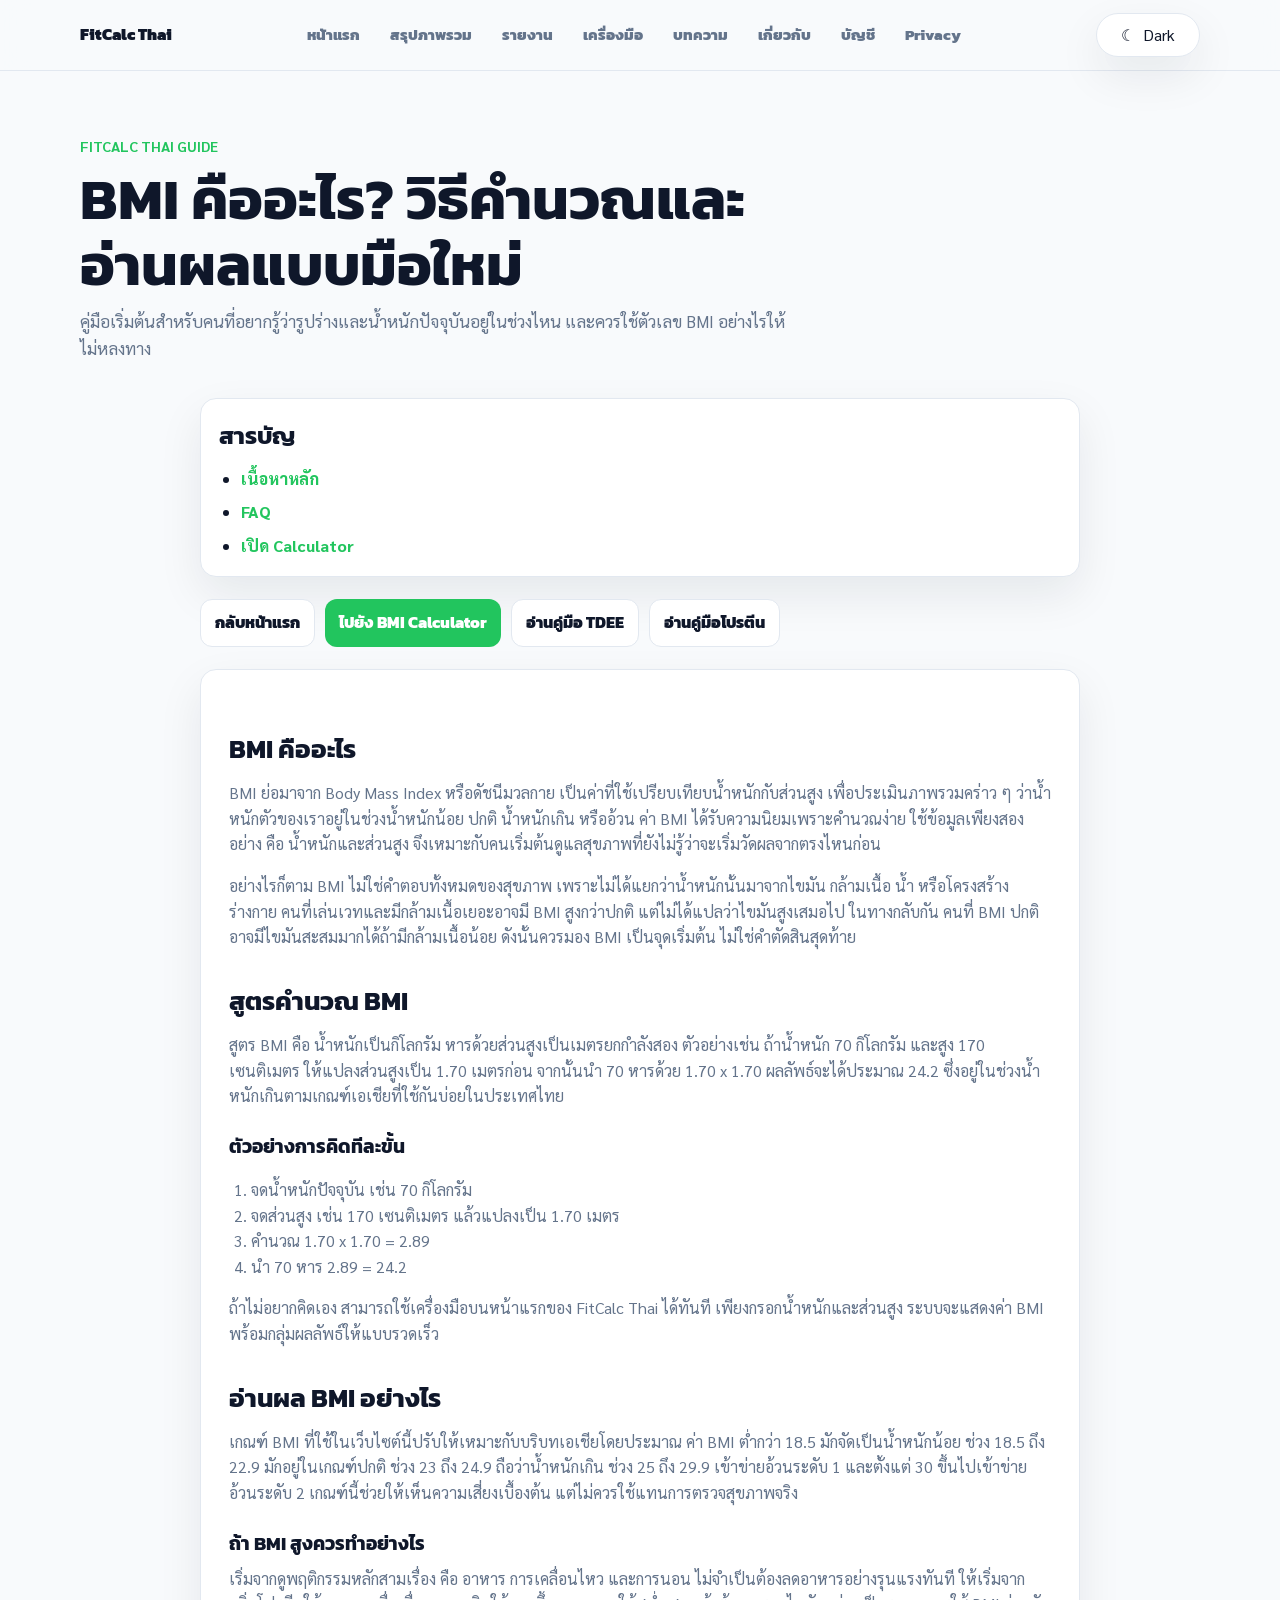
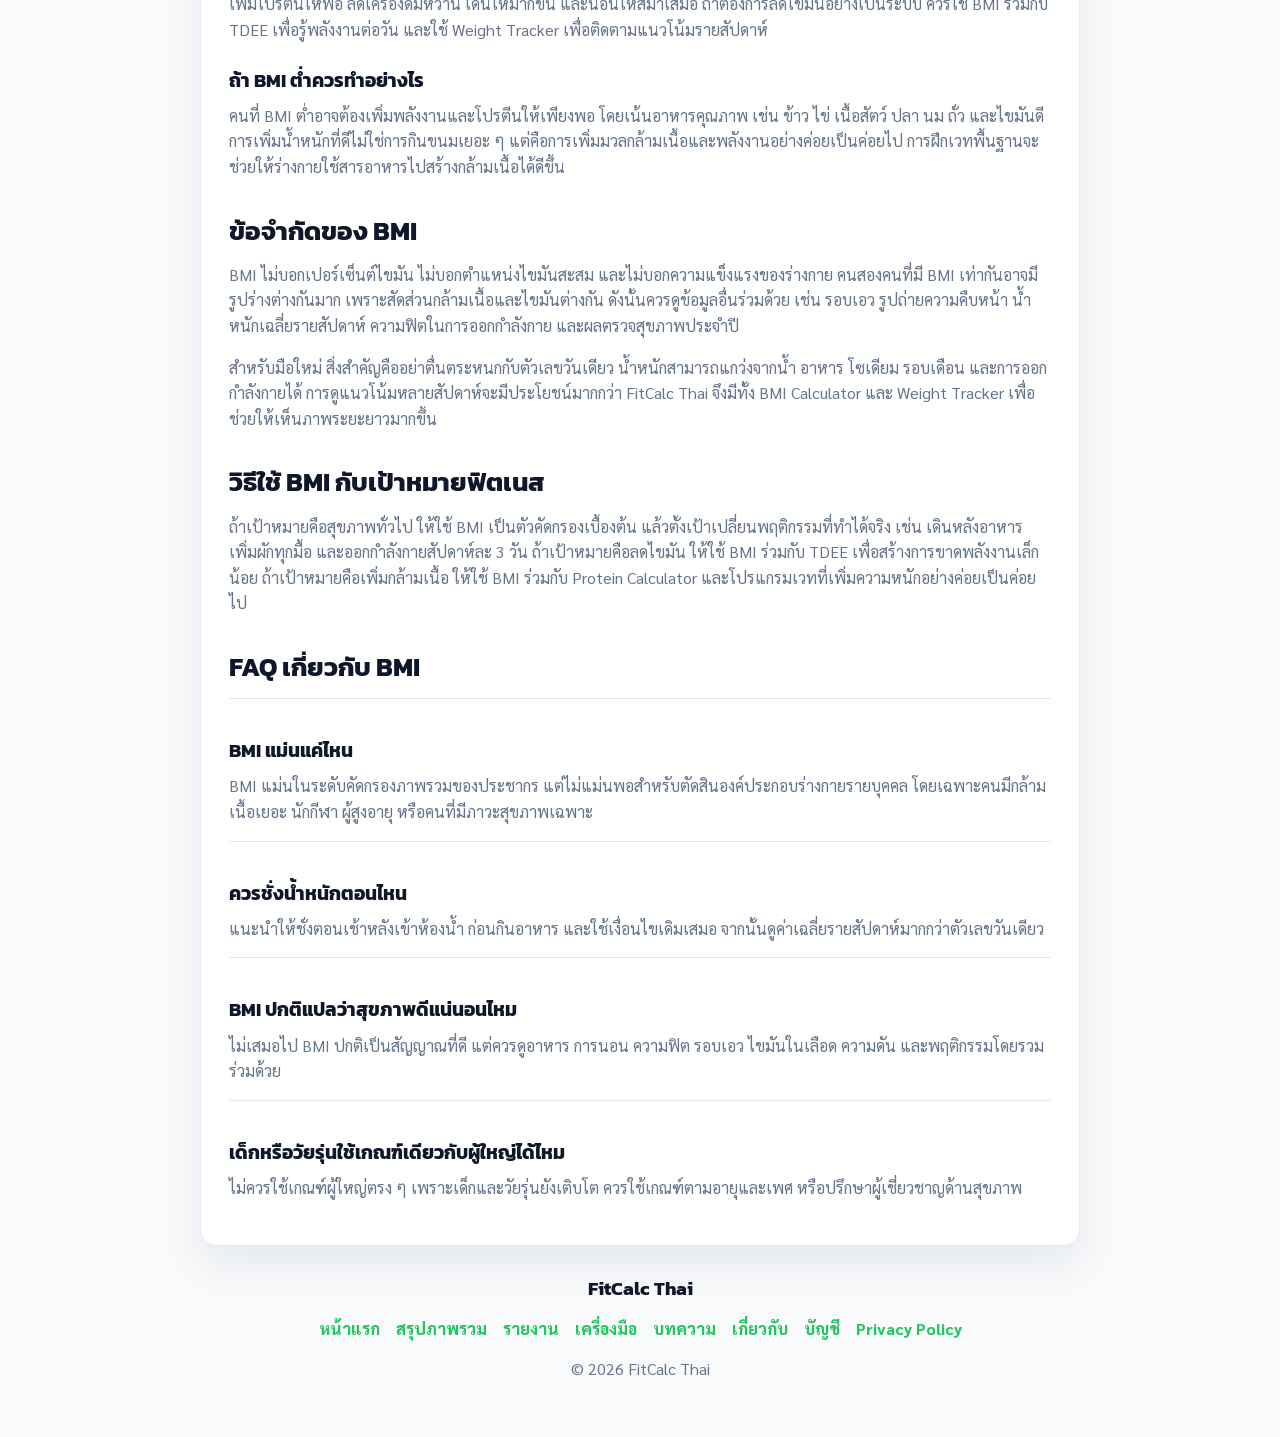
<file: bmi-guide.html>
﻿<!DOCTYPE html>
<html lang="th">
<head>
  <meta charset="UTF-8">
  <meta name="viewport" content="width=device-width, initial-scale=1.0">
  <title>BMI คืออะไร? วิธีคำนวณและอ่านผลแบบมือใหม่ | FitCalc Thai</title>
  <meta name="description" content="คู่มือ BMI ภาษาไทยสำหรับมือใหม่ อธิบายวิธีคำนวณ BMI การอ่านผล ข้อควรระวัง และวิธีใช้ค่า BMI วางแผนสุขภาพ พร้อมลิงก์ไปยัง BMI Calculator">
  <meta name="keywords" content="BMI, คำนวณ BMI, BMI คืออะไร, ดัชนีมวลกาย, BMI Calculator, FitCalc Thai">
  <meta name="author" content="FitCalc Thai">
  <meta name="theme-color" content="#176b87">
  <meta property="og:type" content="article">
  <meta property="og:title" content="BMI คืออะไร? วิธีคำนวณและอ่านผลแบบมือใหม่">
  <meta property="og:description" content="เรียนรู้ BMI แบบเข้าใจง่าย พร้อมวิธีอ่านผลและข้อควรระวังสำหรับผู้เริ่มต้นดูแลสุขภาพ">
  <meta property="og:site_name" content="FitCalc Thai">
  <meta property="og:locale" content="th_TH">
  <script async src="https://www.googletagmanager.com/gtag/js?id=G-XT6JGFNCKM"></script>
  <script>
    window.dataLayer = window.dataLayer || [];
    function gtag(){dataLayer.push(arguments);}
    gtag("js", new Date());
    gtag("config", "G-XT6JGFNCKM");
  </script>
  <link rel="stylesheet" href="style.css">
  <link rel="canonical" href="https://kaescib.github.io/FitCalcThai/bmi-guide.html">
  <meta name="google-site-verification" content="6y9c37ViQs0DbVfomYhz56SrQqQdRK6Nkue2IoiEQuY">
</head>
<body>
  <nav class="site-nav" aria-label="เมนูหลัก">
    <div class="nav-inner">
      <a class="nav-brand" href="index.html">FitCalc Thai</a>
      <div class="nav-links">
        <a href="index.html">หน้าแรก</a>
        <a href="summary.html">สรุปภาพรวม</a>
<a href="insights.html">รายงาน</a>
<details class="nav-dropdown">
          <summary>เครื่องมือ</summary>
          <div class="dropdown-menu">
            <a href="calculators.html">เครื่องคำนวณ</a>
            <a href="calculators.html#bmiCalculator">BMI Calculator</a>
            <a href="calculators.html#tdeeCalculator">TDEE Calculator</a>
            <a href="calculators.html#proteinCalculator">Protein Calculator</a>
            <a href="calculators.html#macroCalculator">Macro Calculator</a>
            <a href="calculators.html#oneRmCalculator">1RM Calculator</a>
            <a href="index.html#weightTrackerForm">Weight Tracker</a>
            <a href="workout-tracker.html">Workout Tracker</a>
          </div>
        </details>
        <details class="nav-dropdown">
          <summary>บทความ</summary>
          <div class="dropdown-menu">
            <a href="bmi-guide.html">BMI Guide</a>
            <a href="tdee-guide.html">TDEE Guide</a>
            <a href="protein-guide.html">Protein Guide</a>
            <a href="gain-muscle-guide.html">Gain Muscle Guide</a>
            <a href="lose-fat-guide.html">Lose Fat Guide</a>
            <a href="progressive-overload-guide.html">Progressive Overload Guide</a>
          </div>
        </details>
        <a href="about.html">เกี่ยวกับ</a>
        <a href="auth.html">บัญชี</a>
        <a href="privacy-policy.html">Privacy</a>
      </div>
      <button class="theme-toggle" id="themeToggle" type="button" aria-label="สลับโหมดมืดและสว่าง">
        <span id="themeIcon">☾</span>
        <span id="themeText">Dark</span>
      </button>
    </div>
  </nav>
<header class="site-header">
    <div>
      <p class="eyebrow">FitCalc Thai Guide</p>
      <h1>BMI คืออะไร? วิธีคำนวณและอ่านผลแบบมือใหม่</h1>
      <p class="intro">คู่มือเริ่มต้นสำหรับคนที่อยากรู้ว่ารูปร่างและน้ำหนักปัจจุบันอยู่ในช่วงไหน และควรใช้ตัวเลข BMI อย่างไรให้ไม่หลงทาง</p>
    </div>
  </header>

  <main class="article-layout">
        <section class="article-toc" aria-label="สารบัญบทความ">
      <h2>สารบัญ</h2>
      <ul>
        <li><a href="#article-content">เนื้อหาหลัก</a></li>
        <li><a href="#article-faq">FAQ</a></li>
        <li><a href="#calculator-cta">เปิด Calculator</a></li>
      </ul>
    </section>
<nav class="guide-nav" id="calculator-cta" aria-label="ลิงก์ภายในเว็บไซต์">
      <a class="guide-link" href="index.html">กลับหน้าแรก</a>
      <a class="calculator-link" href="calculators.html#bmiCalculator">ไปยัง BMI Calculator</a>
      <a class="guide-link" href="tdee-guide.html">อ่านคู่มือ TDEE</a>
      <a class="guide-link" href="protein-guide.html">อ่านคู่มือโปรตีน</a>
    </nav>

    <article class="article-card" id="article-content">
      <h2>BMI คืออะไร</h2>
      <p>BMI ย่อมาจาก Body Mass Index หรือดัชนีมวลกาย เป็นค่าที่ใช้เปรียบเทียบน้ำหนักกับส่วนสูง เพื่อประเมินภาพรวมคร่าว ๆ ว่าน้ำหนักตัวของเราอยู่ในช่วงน้ำหนักน้อย ปกติ น้ำหนักเกิน หรืออ้วน ค่า BMI ได้รับความนิยมเพราะคำนวณง่าย ใช้ข้อมูลเพียงสองอย่าง คือ น้ำหนักและส่วนสูง จึงเหมาะกับคนเริ่มต้นดูแลสุขภาพที่ยังไม่รู้ว่าจะเริ่มวัดผลจากตรงไหนก่อน</p>
      <p>อย่างไรก็ตาม BMI ไม่ใช่คำตอบทั้งหมดของสุขภาพ เพราะไม่ได้แยกว่าน้ำหนักนั้นมาจากไขมัน กล้ามเนื้อ น้ำ หรือโครงสร้างร่างกาย คนที่เล่นเวทและมีกล้ามเนื้อเยอะอาจมี BMI สูงกว่าปกติ แต่ไม่ได้แปลว่าไขมันสูงเสมอไป ในทางกลับกัน คนที่ BMI ปกติอาจมีไขมันสะสมมากได้ถ้ามีกล้ามเนื้อน้อย ดังนั้นควรมอง BMI เป็นจุดเริ่มต้น ไม่ใช่คำตัดสินสุดท้าย</p>

      <h2>สูตรคำนวณ BMI</h2>
      <p>สูตร BMI คือ น้ำหนักเป็นกิโลกรัม หารด้วยส่วนสูงเป็นเมตรยกกำลังสอง ตัวอย่างเช่น ถ้าน้ำหนัก 70 กิโลกรัม และสูง 170 เซนติเมตร ให้แปลงส่วนสูงเป็น 1.70 เมตรก่อน จากนั้นนำ 70 หารด้วย 1.70 x 1.70 ผลลัพธ์จะได้ประมาณ 24.2 ซึ่งอยู่ในช่วงน้ำหนักเกินตามเกณฑ์เอเชียที่ใช้กันบ่อยในประเทศไทย</p>
      <h3>ตัวอย่างการคิดทีละขั้น</h3>
      <ol>
        <li>จดน้ำหนักปัจจุบัน เช่น 70 กิโลกรัม</li>
        <li>จดส่วนสูง เช่น 170 เซนติเมตร แล้วแปลงเป็น 1.70 เมตร</li>
        <li>คำนวณ 1.70 x 1.70 = 2.89</li>
        <li>นำ 70 หาร 2.89 = 24.2</li>
      </ol>
      <p>ถ้าไม่อยากคิดเอง สามารถใช้เครื่องมือบนหน้าแรกของ FitCalc Thai ได้ทันที เพียงกรอกน้ำหนักและส่วนสูง ระบบจะแสดงค่า BMI พร้อมกลุ่มผลลัพธ์ให้แบบรวดเร็ว</p>

      <h2>อ่านผล BMI อย่างไร</h2>
      <p>เกณฑ์ BMI ที่ใช้ในเว็บไซต์นี้ปรับให้เหมาะกับบริบทเอเชียโดยประมาณ ค่า BMI ต่ำกว่า 18.5 มักจัดเป็นน้ำหนักน้อย ช่วง 18.5 ถึง 22.9 มักอยู่ในเกณฑ์ปกติ ช่วง 23 ถึง 24.9 ถือว่าน้ำหนักเกิน ช่วง 25 ถึง 29.9 เข้าข่ายอ้วนระดับ 1 และตั้งแต่ 30 ขึ้นไปเข้าข่ายอ้วนระดับ 2 เกณฑ์นี้ช่วยให้เห็นความเสี่ยงเบื้องต้น แต่ไม่ควรใช้แทนการตรวจสุขภาพจริง</p>
      <h3>ถ้า BMI สูงควรทำอย่างไร</h3>
      <p>เริ่มจากดูพฤติกรรมหลักสามเรื่อง คือ อาหาร การเคลื่อนไหว และการนอน ไม่จำเป็นต้องลดอาหารอย่างรุนแรงทันที ให้เริ่มจากเพิ่มโปรตีนให้พอ ลดเครื่องดื่มหวาน เดินให้มากขึ้น และนอนให้สม่ำเสมอ ถ้าต้องการลดไขมันอย่างเป็นระบบ ควรใช้ BMI ร่วมกับ TDEE เพื่อรู้พลังงานต่อวัน และใช้ Weight Tracker เพื่อติดตามแนวโน้มรายสัปดาห์</p>
      <h3>ถ้า BMI ต่ำควรทำอย่างไร</h3>
      <p>คนที่ BMI ต่ำอาจต้องเพิ่มพลังงานและโปรตีนให้เพียงพอ โดยเน้นอาหารคุณภาพ เช่น ข้าว ไข่ เนื้อสัตว์ ปลา นม ถั่ว และไขมันดี การเพิ่มน้ำหนักที่ดีไม่ใช่การกินขนมเยอะ ๆ แต่คือการเพิ่มมวลกล้ามเนื้อและพลังงานอย่างค่อยเป็นค่อยไป การฝึกเวทพื้นฐานจะช่วยให้ร่างกายใช้สารอาหารไปสร้างกล้ามเนื้อได้ดีขึ้น</p>

      <h2>ข้อจำกัดของ BMI</h2>
      <p>BMI ไม่บอกเปอร์เซ็นต์ไขมัน ไม่บอกตำแหน่งไขมันสะสม และไม่บอกความแข็งแรงของร่างกาย คนสองคนที่มี BMI เท่ากันอาจมีรูปร่างต่างกันมาก เพราะสัดส่วนกล้ามเนื้อและไขมันต่างกัน ดังนั้นควรดูข้อมูลอื่นร่วมด้วย เช่น รอบเอว รูปถ่ายความคืบหน้า น้ำหนักเฉลี่ยรายสัปดาห์ ความฟิตในการออกกำลังกาย และผลตรวจสุขภาพประจำปี</p>
      <p>สำหรับมือใหม่ สิ่งสำคัญคืออย่าตื่นตระหนกกับตัวเลขวันเดียว น้ำหนักสามารถแกว่งจากน้ำ อาหาร โซเดียม รอบเดือน และการออกกำลังกายได้ การดูแนวโน้มหลายสัปดาห์จะมีประโยชน์มากกว่า FitCalc Thai จึงมีทั้ง BMI Calculator และ Weight Tracker เพื่อช่วยให้เห็นภาพระยะยาวมากขึ้น</p>

      <h2>วิธีใช้ BMI กับเป้าหมายฟิตเนส</h2>
      <p>ถ้าเป้าหมายคือสุขภาพทั่วไป ให้ใช้ BMI เป็นตัวคัดกรองเบื้องต้น แล้วตั้งเป้าเปลี่ยนพฤติกรรมที่ทำได้จริง เช่น เดินหลังอาหาร เพิ่มผักทุกมื้อ และออกกำลังกายสัปดาห์ละ 3 วัน ถ้าเป้าหมายคือลดไขมัน ให้ใช้ BMI ร่วมกับ TDEE เพื่อสร้างการขาดพลังงานเล็กน้อย ถ้าเป้าหมายคือเพิ่มกล้ามเนื้อ ให้ใช้ BMI ร่วมกับ Protein Calculator และโปรแกรมเวทที่เพิ่มความหนักอย่างค่อยเป็นค่อยไป</p>

      <h2 id="article-faq">FAQ เกี่ยวกับ BMI</h2>
      <div class="faq-item">
        <h3>BMI แม่นแค่ไหน</h3>
        <p>BMI แม่นในระดับคัดกรองภาพรวมของประชากร แต่ไม่แม่นพอสำหรับตัดสินองค์ประกอบร่างกายรายบุคคล โดยเฉพาะคนมีกล้ามเนื้อเยอะ นักกีฬา ผู้สูงอายุ หรือคนที่มีภาวะสุขภาพเฉพาะ</p>
      </div>
      <div class="faq-item">
        <h3>ควรชั่งน้ำหนักตอนไหน</h3>
        <p>แนะนำให้ชั่งตอนเช้าหลังเข้าห้องน้ำ ก่อนกินอาหาร และใช้เงื่อนไขเดิมเสมอ จากนั้นดูค่าเฉลี่ยรายสัปดาห์มากกว่าตัวเลขวันเดียว</p>
      </div>
      <div class="faq-item">
        <h3>BMI ปกติแปลว่าสุขภาพดีแน่นอนไหม</h3>
        <p>ไม่เสมอไป BMI ปกติเป็นสัญญาณที่ดี แต่ควรดูอาหาร การนอน ความฟิต รอบเอว ไขมันในเลือด ความดัน และพฤติกรรมโดยรวมร่วมด้วย</p>
      </div>
      <div class="faq-item">
        <h3>เด็กหรือวัยรุ่นใช้เกณฑ์เดียวกับผู้ใหญ่ได้ไหม</h3>
        <p>ไม่ควรใช้เกณฑ์ผู้ใหญ่ตรง ๆ เพราะเด็กและวัยรุ่นยังเติบโต ควรใช้เกณฑ์ตามอายุและเพศ หรือปรึกษาผู้เชี่ยวชาญด้านสุขภาพ</p>
      </div>
    </article>
  </main>

  <footer class="site-footer">
    <strong class="footer-brand">FitCalc Thai</strong>
    <div class="footer-links">
      <a href="index.html">หน้าแรก</a>
      <a href="summary.html">สรุปภาพรวม</a>
<a href="insights.html">รายงาน</a>
<a href="calculators.html#bmiCalculator">เครื่องมือ</a>
      <a href="bmi-guide.html">บทความ</a>
      <a href="about.html">เกี่ยวกับ</a>
      <a href="auth.html">บัญชี</a>
      <a href="privacy-policy.html">Privacy Policy</a>
    </div>
    <p>© 2026 FitCalc Thai</p>
  </footer>
  <script src="script.js" defer></script>
</body>
</html>
</file>
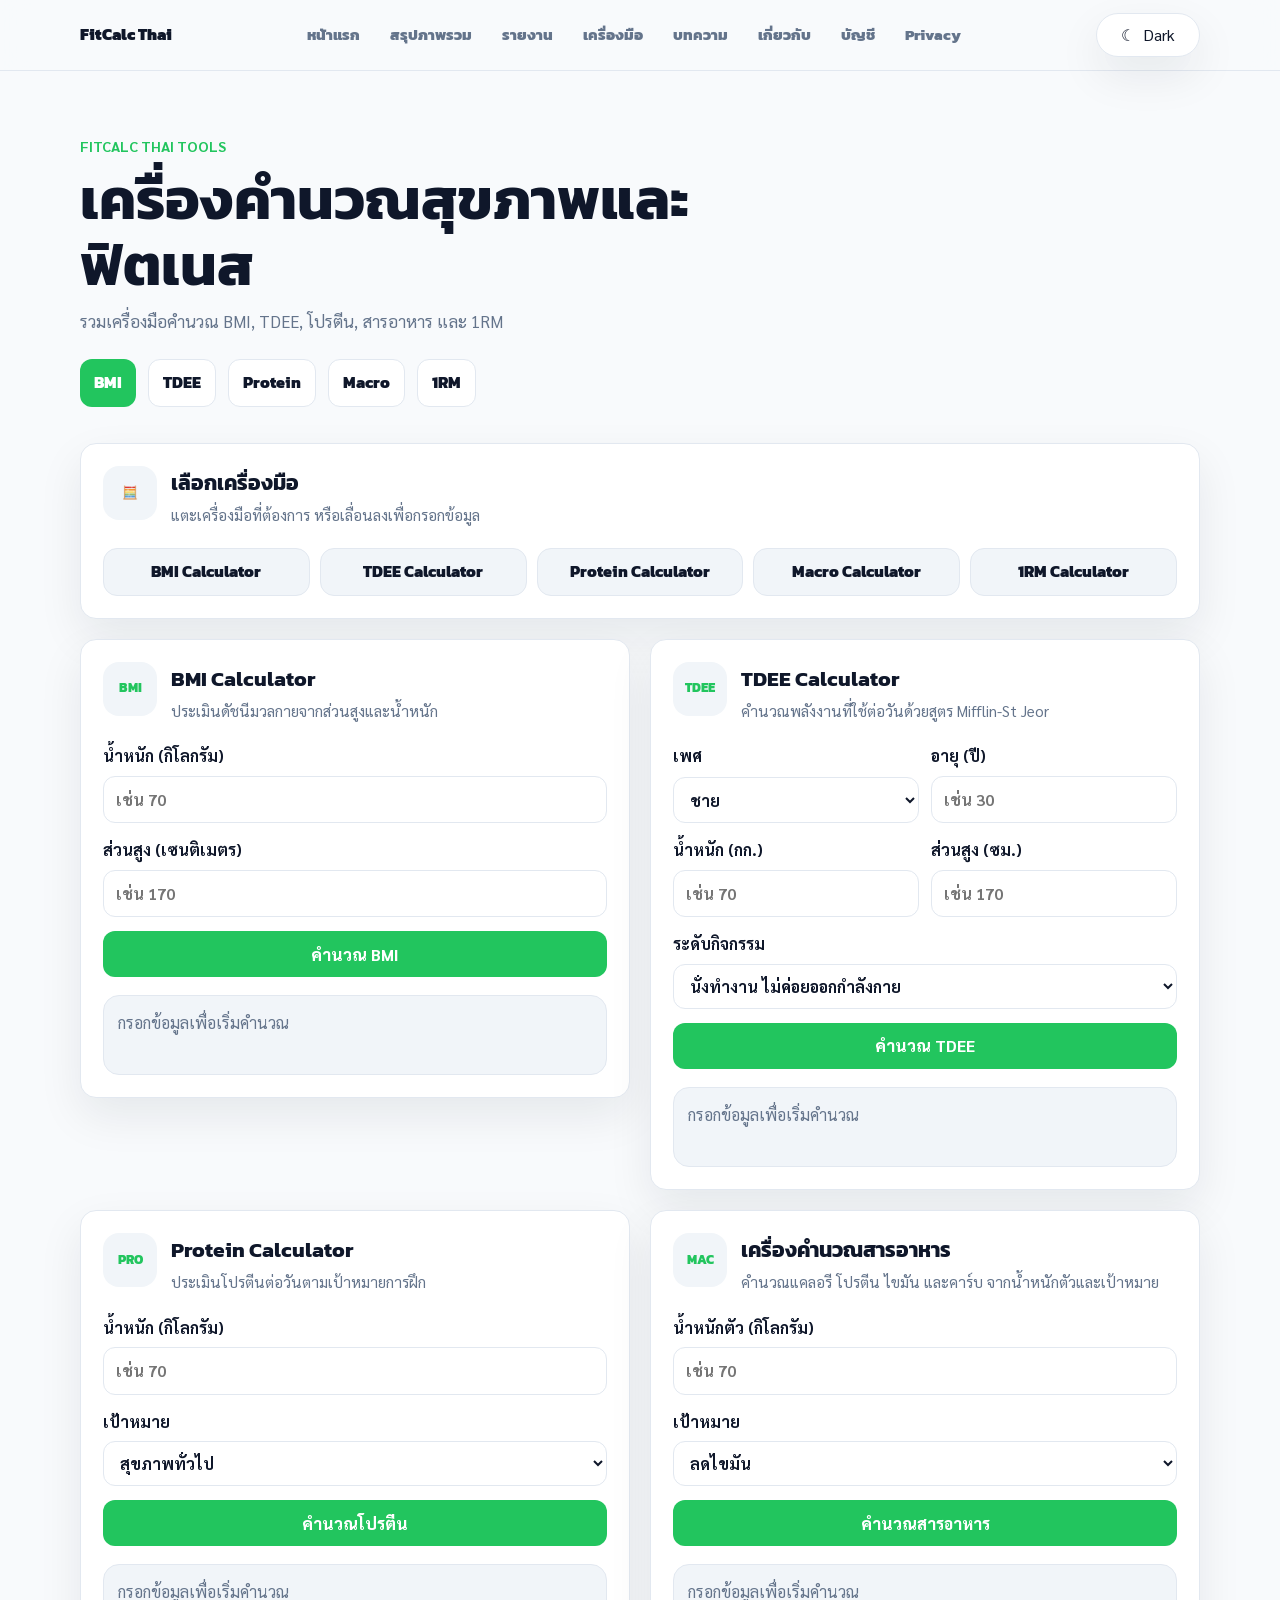
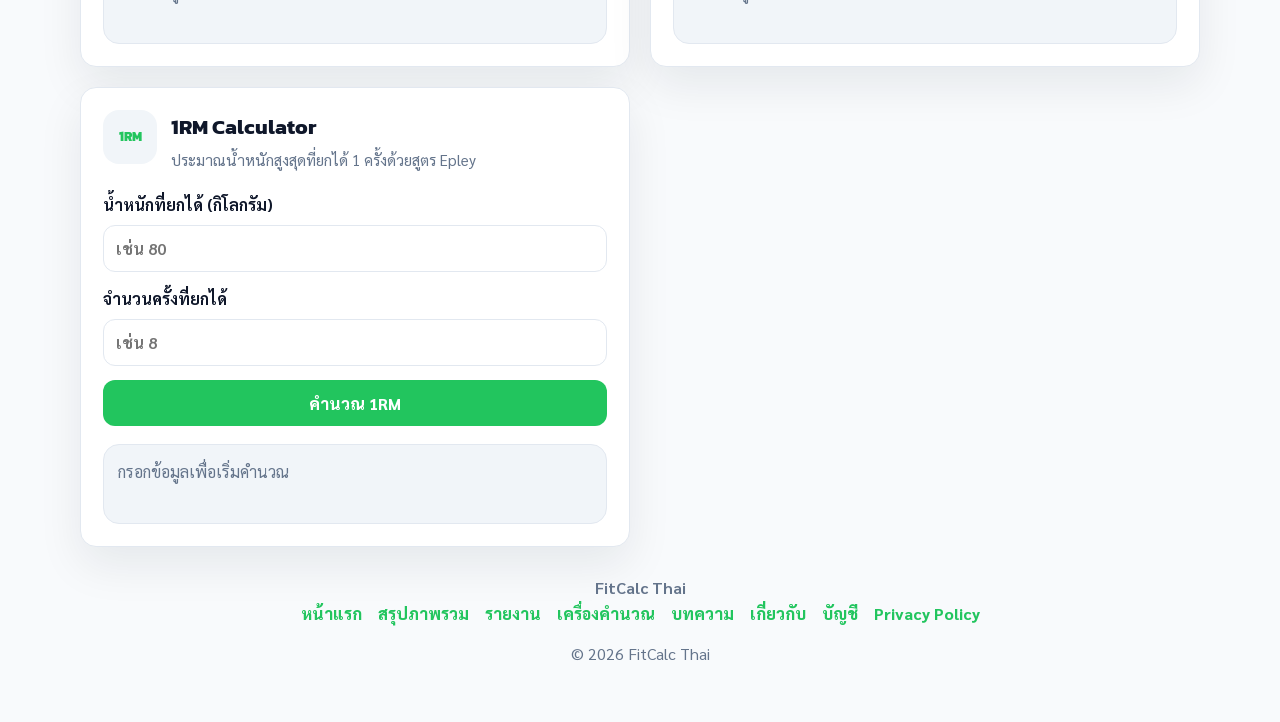
<file: calculators.html>
<!DOCTYPE html>
<html lang="th">
<head>
  <meta charset="UTF-8">
  <meta name="viewport" content="width=device-width, initial-scale=1.0">
  <title>FitCalc Thai Tools | เครื่องคำนวณสุขภาพและฟิตเนส</title>
  <meta name="description" content="เครื่องคำนวณ BMI, TDEE, โปรตีน, สารอาหาร และ 1RM สำหรับวางแผนสุขภาพและการออกกำลังกาย">
  <meta name="keywords" content="FitCalc Thai Tools, เครื่องคำนวณ BMI, TDEE Calculator, Protein Calculator, Macro Calculator, 1RM Calculator">
  <meta name="author" content="FitCalc Thai">
  <meta name="theme-color" content="#22c55e">
  <meta property="og:type" content="website">
  <meta property="og:title" content="FitCalc Thai Tools | เครื่องคำนวณสุขภาพและฟิตเนส">
  <meta property="og:description" content="รวมเครื่องมือคำนวณ BMI, TDEE, โปรตีน, สารอาหาร และ 1RM สำหรับคนออกกำลังกาย">
  <meta property="og:site_name" content="FitCalc Thai">
  <meta property="og:locale" content="th_TH">
  <script async src="https://www.googletagmanager.com/gtag/js?id=G-XT6JGFNCKM"></script>
  <script>
    window.dataLayer = window.dataLayer || [];
    function gtag(){dataLayer.push(arguments);}
    gtag("js", new Date());
    gtag("config", "G-XT6JGFNCKM");
  </script>
  <link rel="stylesheet" href="style.css">
  <link rel="canonical" href="https://kaescib.github.io/FitCalcThai/calculators.html">
  <meta name="google-site-verification" content="6y9c37ViQs0DbVfomYhz56SrQqQdRK6Nkue2IoiEQuY">
</head>
<body>
  <nav class="site-nav" aria-label="เมนูหลัก">
    <div class="nav-inner">
      <a class="nav-brand" href="index.html">FitCalc Thai</a>
      <div class="nav-links">
        <a href="index.html">หน้าแรก</a>
        <a href="summary.html">สรุปภาพรวม</a>
<a href="insights.html">รายงาน</a>
<details class="nav-dropdown">
          <summary>เครื่องมือ</summary>
          <div class="dropdown-menu">
            <a href="calculators.html">เครื่องคำนวณ</a>
            <a href="calculators.html#bmiCalculator">BMI Calculator</a>
            <a href="calculators.html#tdeeCalculator">TDEE Calculator</a>
            <a href="calculators.html#proteinCalculator">Protein Calculator</a>
            <a href="calculators.html#macroCalculator">Macro Calculator</a>
            <a href="calculators.html#oneRmCalculator">1RM Calculator</a>
            <a href="index.html#weightTrackerForm">Weight Tracker</a>
            <a href="workout-tracker.html">Workout Tracker</a>
          </div>
        </details>
        <details class="nav-dropdown">
          <summary>บทความ</summary>
          <div class="dropdown-menu">
            <a href="bmi-guide.html">BMI Guide</a>
            <a href="tdee-guide.html">TDEE Guide</a>
            <a href="protein-guide.html">Protein Guide</a>
            <a href="gain-muscle-guide.html">Gain Muscle Guide</a>
            <a href="lose-fat-guide.html">Lose Fat Guide</a>
            <a href="progressive-overload-guide.html">Progressive Overload Guide</a>
          </div>
        </details>
        <a href="about.html">เกี่ยวกับ</a>
        <a href="auth.html">บัญชี</a>
        <a href="privacy-policy.html">Privacy</a>
      </div>
      <button class="theme-toggle" id="themeToggle" type="button" aria-label="สลับโหมดมืดและสว่าง">
        <span id="themeIcon">☾</span>
        <span id="themeText">Dark</span>
      </button>
    </div>
  </nav>

  <header class="site-header tools-page-header">
    <div>
      <p class="eyebrow">FitCalc Thai Tools</p>
      <h1>เครื่องคำนวณสุขภาพและฟิตเนส</h1>
      <p class="intro">รวมเครื่องมือคำนวณ BMI, TDEE, โปรตีน, สารอาหาร และ 1RM</p>
      <div class="hero-actions" aria-label="ลิงก์เครื่องคำนวณ">
        <a class="calculator-link" href="#bmiCalculator">BMI</a>
        <a class="guide-link" href="#tdeeCalculator">TDEE</a>
        <a class="guide-link" href="#proteinCalculator">Protein</a>
        <a class="guide-link" href="#macroCalculator">Macro</a>
        <a class="guide-link" href="#oneRmCalculator">1RM</a>
      </div>
    </div>
  </header>

  <main class="tool-grid calculators-page-grid">
    <section class="card calculator-nav-card">
      <div class="card-header">
        <span class="tool-icon">🧮</span>
        <div>
          <h2>เลือกเครื่องมือ</h2>
          <p>แตะเครื่องมือที่ต้องการ หรือเลื่อนลงเพื่อกรอกข้อมูล</p>
        </div>
      </div>
      <div class="calculator-category-grid">
        <a href="#bmiCalculator">BMI Calculator</a>
        <a href="#tdeeCalculator">TDEE Calculator</a>
        <a href="#proteinCalculator">Protein Calculator</a>
        <a href="#macroCalculator">Macro Calculator</a>
        <a href="#oneRmCalculator">1RM Calculator</a>
      </div>
    </section>

    <section class="card anchor-section" id="bmiCalculator">
      <div class="card-header">
        <span class="tool-icon">BMI</span>
        <div>
          <h2>BMI Calculator</h2>
          <p>ประเมินดัชนีมวลกายจากส่วนสูงและน้ำหนัก</p>
        </div>
      </div>

      <form class="calculator-form" id="bmiForm">
        <label>
          น้ำหนัก (กิโลกรัม)
          <input type="number" id="bmiWeight" min="1" step="0.1" inputmode="decimal" autocomplete="off" placeholder="เช่น 70" required>
        </label>
        <label>
          ส่วนสูง (เซนติเมตร)
          <input type="number" id="bmiHeight" min="1" step="0.1" inputmode="decimal" autocomplete="off" placeholder="เช่น 170" required>
        </label>
        <button type="submit">คำนวณ BMI</button>
      </form>

      <div class="result-box" id="bmiResult" aria-live="polite">กรอกข้อมูลเพื่อเริ่มคำนวณ</div>
    </section>

    <section class="card anchor-section" id="tdeeCalculator">
      <div class="card-header">
        <span class="tool-icon">TDEE</span>
        <div>
          <h2>TDEE Calculator</h2>
          <p>คำนวณพลังงานที่ใช้ต่อวันด้วยสูตร Mifflin-St Jeor</p>
        </div>
      </div>

      <form class="calculator-form" id="tdeeForm">
        <div class="two-column">
          <label>
            เพศ
            <select id="tdeeGender">
              <option value="male">ชาย</option>
              <option value="female">หญิง</option>
            </select>
          </label>
          <label>
            อายุ (ปี)
            <input type="number" id="tdeeAge" min="1" step="1" inputmode="numeric" autocomplete="off" placeholder="เช่น 30" required>
          </label>
        </div>
        <div class="two-column">
          <label>
            น้ำหนัก (กก.)
            <input type="number" id="tdeeWeight" min="1" step="0.1" inputmode="decimal" autocomplete="off" placeholder="เช่น 70" required>
          </label>
          <label>
            ส่วนสูง (ซม.)
            <input type="number" id="tdeeHeight" min="1" step="0.1" inputmode="decimal" autocomplete="off" placeholder="เช่น 170" required>
          </label>
        </div>
        <label>
          ระดับกิจกรรม
          <select id="tdeeActivity">
            <option value="1.2">นั่งทำงาน ไม่ค่อยออกกำลังกาย</option>
            <option value="1.375">ออกกำลังกายเบา 1-3 วัน/สัปดาห์</option>
            <option value="1.55">ออกกำลังกายปานกลาง 3-5 วัน/สัปดาห์</option>
            <option value="1.725">ออกกำลังกายหนัก 6-7 วัน/สัปดาห์</option>
            <option value="1.9">ใช้แรงมากหรือซ้อมหนักมาก</option>
          </select>
        </label>
        <button type="submit">คำนวณ TDEE</button>
      </form>

      <div class="result-box" id="tdeeResult" aria-live="polite">กรอกข้อมูลเพื่อเริ่มคำนวณ</div>
    </section>

    <section class="card anchor-section" id="proteinCalculator">
      <div class="card-header">
        <span class="tool-icon">PRO</span>
        <div>
          <h2>Protein Calculator</h2>
          <p>ประเมินโปรตีนต่อวันตามเป้าหมายการฝึก</p>
        </div>
      </div>

      <form class="calculator-form" id="proteinForm">
        <label>
          น้ำหนัก (กิโลกรัม)
          <input type="number" id="proteinWeight" min="1" step="0.1" inputmode="decimal" autocomplete="off" placeholder="เช่น 70" required>
        </label>
        <label>
          เป้าหมาย
          <select id="proteinGoal">
            <option value="1.2">สุขภาพทั่วไป</option>
            <option value="1.6">ลดไขมัน / รักษากล้ามเนื้อ</option>
            <option value="2">เพิ่มกล้ามเนื้อ</option>
          </select>
        </label>
        <button type="submit">คำนวณโปรตีน</button>
      </form>

      <div class="result-box" id="proteinResult" aria-live="polite">กรอกข้อมูลเพื่อเริ่มคำนวณ</div>
    </section>

    <section class="card anchor-section" id="macroCalculator">
      <div class="card-header">
        <span class="tool-icon">MAC</span>
        <div>
          <h2>เครื่องคำนวณสารอาหาร</h2>
          <p>คำนวณแคลอรี โปรตีน ไขมัน และคาร์บ จากน้ำหนักตัวและเป้าหมาย</p>
        </div>
      </div>

      <form class="calculator-form" id="macroForm">
        <label>
          น้ำหนักตัว (กิโลกรัม)
          <input type="number" id="macroWeight" min="1" step="0.1" inputmode="decimal" autocomplete="off" placeholder="เช่น 70" required>
        </label>
        <label>
          เป้าหมาย
          <select id="macroGoal">
            <option value="fatLoss">ลดไขมัน</option>
            <option value="maintenance">รักษาน้ำหนัก</option>
            <option value="muscleGain">เพิ่มกล้ามเนื้อ</option>
          </select>
        </label>
        <button type="submit">คำนวณสารอาหาร</button>
      </form>

      <div class="result-box" id="macroResult" aria-live="polite">กรอกข้อมูลเพื่อเริ่มคำนวณ</div>
    </section>

    <section class="card anchor-section" id="oneRmCalculator">
      <div class="card-header">
        <span class="tool-icon">1RM</span>
        <div>
          <h2>1RM Calculator</h2>
          <p>ประมาณน้ำหนักสูงสุดที่ยกได้ 1 ครั้งด้วยสูตร Epley</p>
        </div>
      </div>

      <form class="calculator-form" id="oneRmForm">
        <label>
          น้ำหนักที่ยกได้ (กิโลกรัม)
          <input type="number" id="oneRmWeight" min="1" step="0.5" inputmode="decimal" autocomplete="off" placeholder="เช่น 80" required>
        </label>
        <label>
          จำนวนครั้งที่ยกได้
          <input type="number" id="oneRmReps" min="1" step="1" inputmode="numeric" autocomplete="off" placeholder="เช่น 8" required>
        </label>
        <button type="submit">คำนวณ 1RM</button>
      </form>

      <div class="result-box" id="oneRmResult" aria-live="polite">กรอกข้อมูลเพื่อเริ่มคำนวณ</div>
    </section>
  </main>

  <footer class="site-footer">
    <strong>FitCalc Thai</strong>
    <div class="footer-links">
      <a href="index.html">หน้าแรก</a>
      <a href="summary.html">สรุปภาพรวม</a>
<a href="insights.html">รายงาน</a>
<a href="calculators.html">เครื่องคำนวณ</a>
      <a href="bmi-guide.html">บทความ</a>
      <a href="about.html">เกี่ยวกับ</a>
      <a href="auth.html">บัญชี</a>
      <a href="privacy-policy.html">Privacy Policy</a>
    </div>
    <p>© 2026 FitCalc Thai</p>
  </footer>

  <script src="script.js?v=sprint15-tools" defer></script>
</body>
</html>
</file>
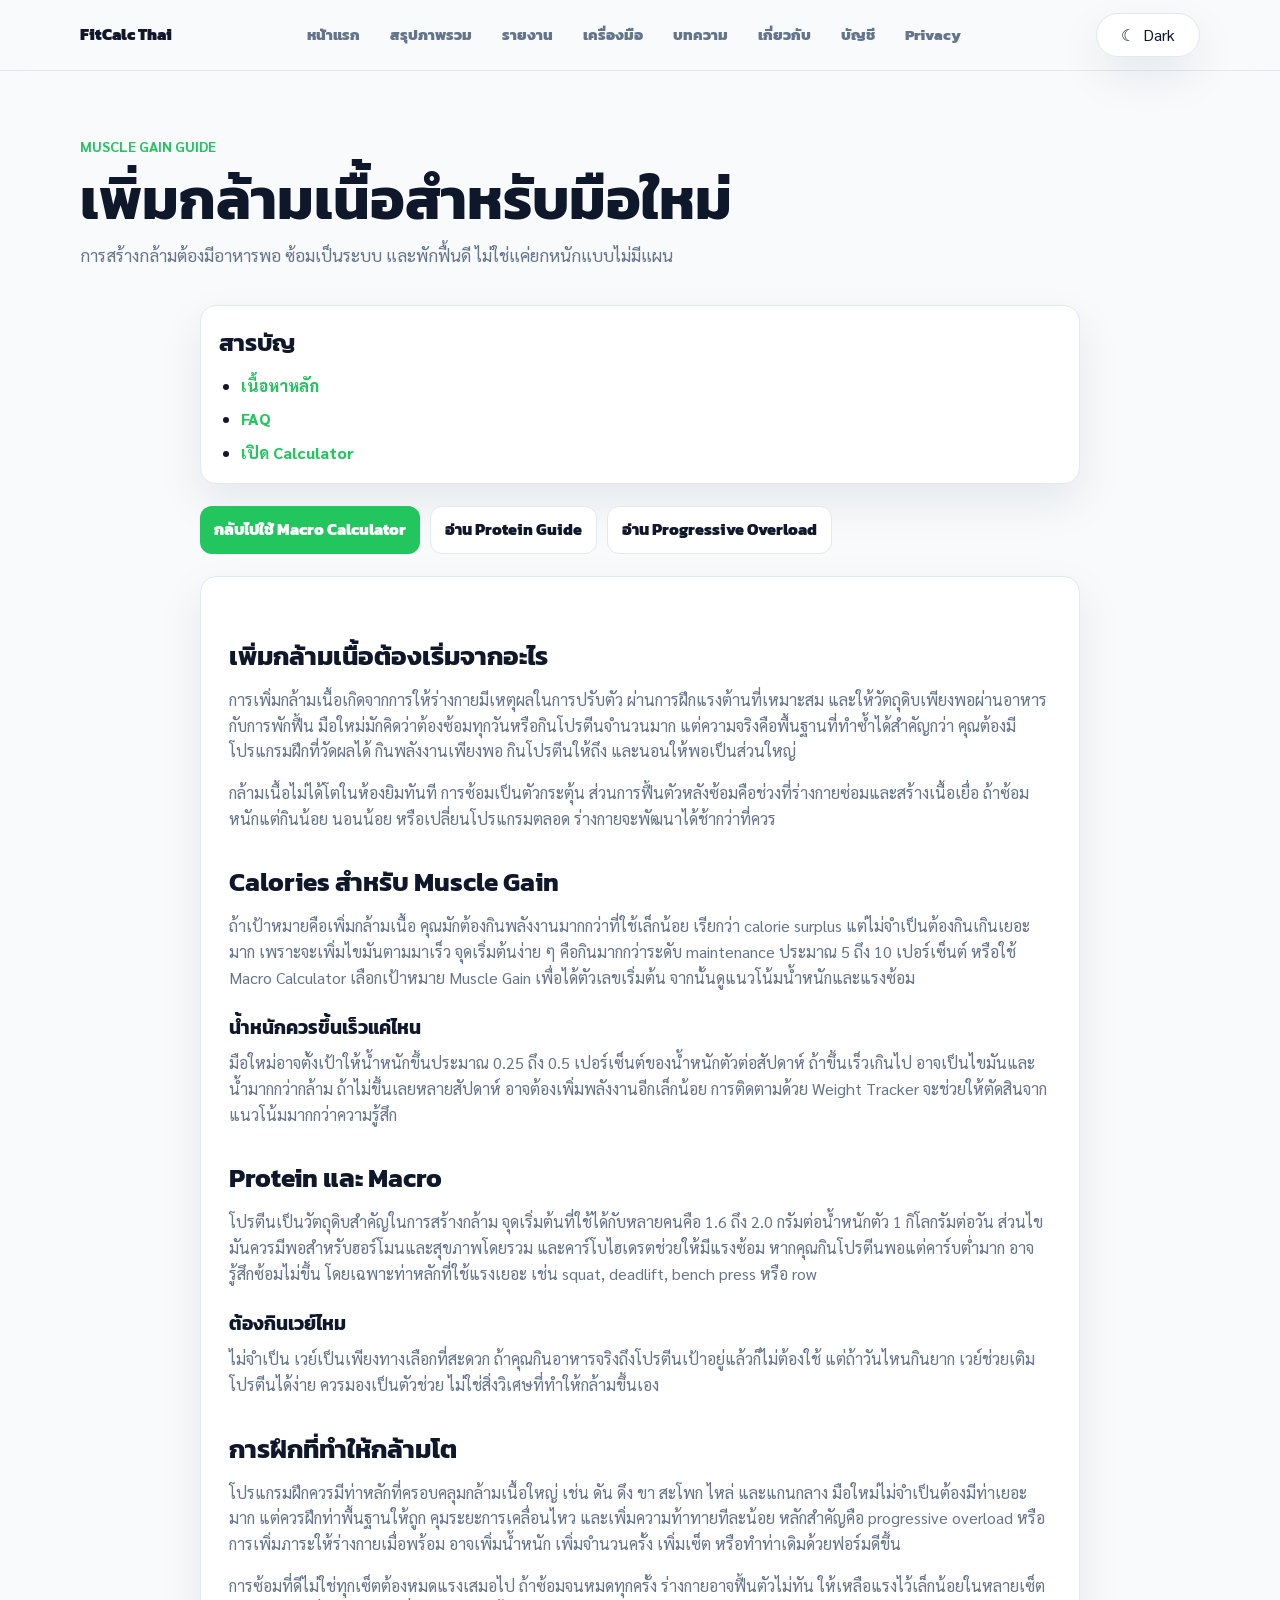
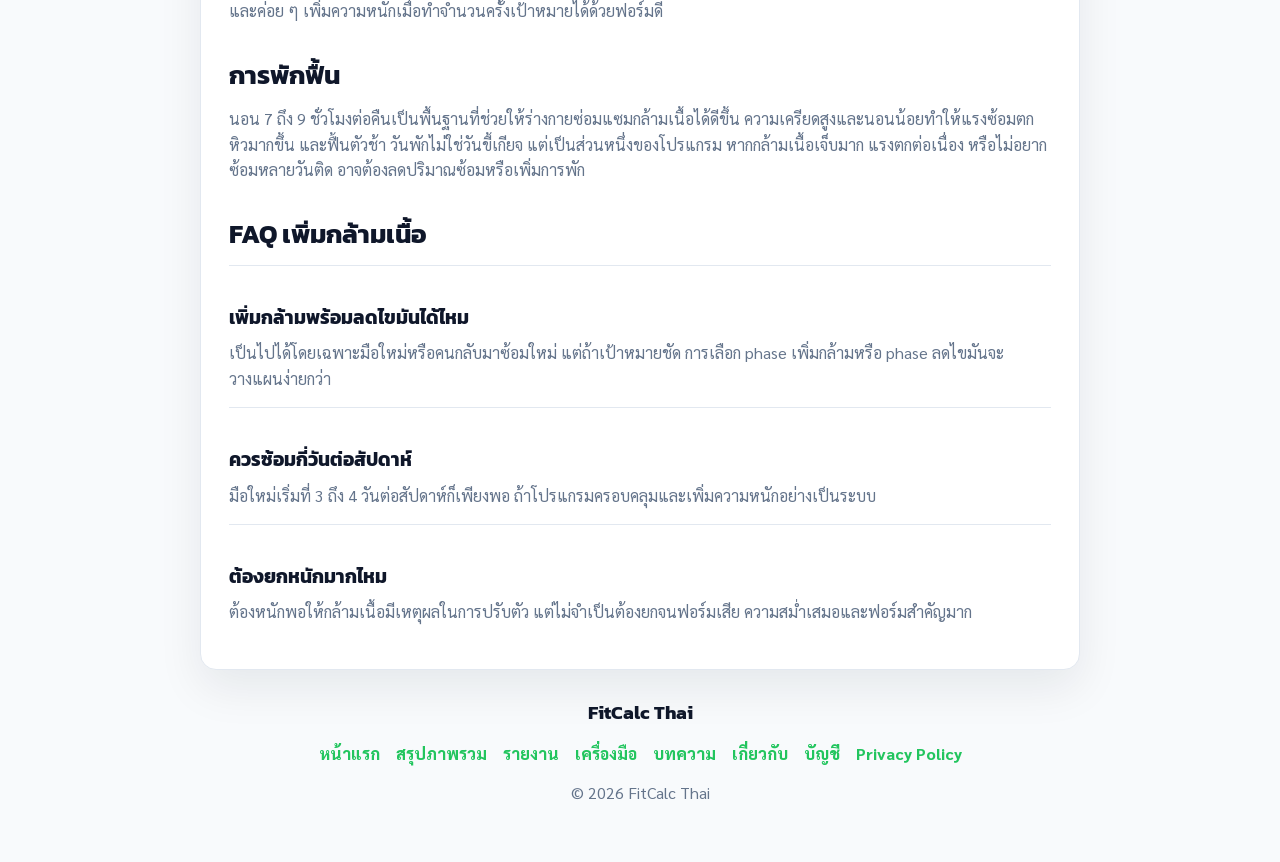
<file: gain-muscle-guide.html>
﻿<!DOCTYPE html>
<html lang="th">
<head>
  <meta charset="UTF-8">
  <meta name="viewport" content="width=device-width, initial-scale=1.0">
  <title>เพิ่มกล้ามเนื้อสำหรับมือใหม่ | FitCalc Thai</title>
  <meta name="description" content="คู่มือเพิ่มกล้ามเนื้อภาษาไทยสำหรับมือใหม่ อธิบาย calories, protein, progressive overload, การพัก และการติดตามผล">
  <meta name="keywords" content="เพิ่มกล้ามเนื้อ, สร้างกล้าม, Muscle Gain, โปรตีน, Progressive Overload, FitCalc Thai">
  <meta name="author" content="FitCalc Thai">
  <meta name="theme-color" content="#176b87">
  <meta property="og:type" content="article">
  <meta property="og:title" content="เพิ่มกล้ามเนื้อสำหรับมือใหม่">
  <meta property="og:description" content="วางแผนเพิ่มกล้ามเนื้อด้วยอาหาร การฝึก และการพักฟื้นที่ทำได้จริง">
  <meta property="og:site_name" content="FitCalc Thai">
  <meta property="og:locale" content="th_TH">
  <script async src="https://www.googletagmanager.com/gtag/js?id=G-XT6JGFNCKM"></script>
  <script>
    window.dataLayer = window.dataLayer || [];
    function gtag(){dataLayer.push(arguments);}
    gtag("js", new Date());
    gtag("config", "G-XT6JGFNCKM");
  </script>
  <link rel="stylesheet" href="style.css">
  <link rel="canonical" href="https://kaescib.github.io/FitCalcThai/gain-muscle-guide.html">
  <meta name="google-site-verification" content="6y9c37ViQs0DbVfomYhz56SrQqQdRK6Nkue2IoiEQuY">
</head>
<body>
  <nav class="site-nav" aria-label="เมนูหลัก">
    <div class="nav-inner">
      <a class="nav-brand" href="index.html">FitCalc Thai</a>
      <div class="nav-links">
        <a href="index.html">หน้าแรก</a>
        <a href="summary.html">สรุปภาพรวม</a>
<a href="insights.html">รายงาน</a>
<details class="nav-dropdown">
          <summary>เครื่องมือ</summary>
          <div class="dropdown-menu">
            <a href="calculators.html">เครื่องคำนวณ</a>
            <a href="calculators.html#bmiCalculator">BMI Calculator</a>
            <a href="calculators.html#tdeeCalculator">TDEE Calculator</a>
            <a href="calculators.html#proteinCalculator">Protein Calculator</a>
            <a href="calculators.html#macroCalculator">Macro Calculator</a>
            <a href="calculators.html#oneRmCalculator">1RM Calculator</a>
            <a href="index.html#weightTrackerForm">Weight Tracker</a>
            <a href="workout-tracker.html">Workout Tracker</a>
          </div>
        </details>
        <details class="nav-dropdown">
          <summary>บทความ</summary>
          <div class="dropdown-menu">
            <a href="bmi-guide.html">BMI Guide</a>
            <a href="tdee-guide.html">TDEE Guide</a>
            <a href="protein-guide.html">Protein Guide</a>
            <a href="gain-muscle-guide.html">Gain Muscle Guide</a>
            <a href="lose-fat-guide.html">Lose Fat Guide</a>
            <a href="progressive-overload-guide.html">Progressive Overload Guide</a>
          </div>
        </details>
        <a href="about.html">เกี่ยวกับ</a>
        <a href="auth.html">บัญชี</a>
        <a href="privacy-policy.html">Privacy</a>
      </div>
      <button class="theme-toggle" id="themeToggle" type="button" aria-label="สลับโหมดมืดและสว่าง">
        <span id="themeIcon">☾</span>
        <span id="themeText">Dark</span>
      </button>
    </div>
  </nav>
<header class="site-header">
    <div>
      <p class="eyebrow">Muscle Gain Guide</p>
      <h1>เพิ่มกล้ามเนื้อสำหรับมือใหม่</h1>
      <p class="intro">การสร้างกล้ามต้องมีอาหารพอ ซ้อมเป็นระบบ และพักฟื้นดี ไม่ใช่แค่ยกหนักแบบไม่มีแผน</p>
    </div>
  </header>

  <main class="article-layout">
        <section class="article-toc" aria-label="สารบัญบทความ">
      <h2>สารบัญ</h2>
      <ul>
        <li><a href="#article-content">เนื้อหาหลัก</a></li>
        <li><a href="#article-faq">FAQ</a></li>
        <li><a href="#calculator-cta">เปิด Calculator</a></li>
      </ul>
    </section>
<nav class="guide-nav" id="calculator-cta" aria-label="ลิงก์ภายในบทความ">
      <a class="calculator-link" href="calculators.html#macroCalculator">กลับไปใช้ Macro Calculator</a>
      <a class="guide-link" href="protein-guide.html">อ่าน Protein Guide</a>
      <a class="guide-link" href="progressive-overload-guide.html">อ่าน Progressive Overload</a>
    </nav>

    <article class="article-card" id="article-content">
      <h2>เพิ่มกล้ามเนื้อต้องเริ่มจากอะไร</h2>
      <p>การเพิ่มกล้ามเนื้อเกิดจากการให้ร่างกายมีเหตุผลในการปรับตัว ผ่านการฝึกแรงต้านที่เหมาะสม และให้วัตถุดิบเพียงพอผ่านอาหารกับการพักฟื้น มือใหม่มักคิดว่าต้องซ้อมทุกวันหรือกินโปรตีนจำนวนมาก แต่ความจริงคือพื้นฐานที่ทำซ้ำได้สำคัญกว่า คุณต้องมีโปรแกรมฝึกที่วัดผลได้ กินพลังงานเพียงพอ กินโปรตีนให้ถึง และนอนให้พอเป็นส่วนใหญ่</p>
      <p>กล้ามเนื้อไม่ได้โตในห้องยิมทันที การซ้อมเป็นตัวกระตุ้น ส่วนการฟื้นตัวหลังซ้อมคือช่วงที่ร่างกายซ่อมและสร้างเนื้อเยื่อ ถ้าซ้อมหนักแต่กินน้อย นอนน้อย หรือเปลี่ยนโปรแกรมตลอด ร่างกายจะพัฒนาได้ช้ากว่าที่ควร</p>

      <h2>Calories สำหรับ Muscle Gain</h2>
      <p>ถ้าเป้าหมายคือเพิ่มกล้ามเนื้อ คุณมักต้องกินพลังงานมากกว่าที่ใช้เล็กน้อย เรียกว่า calorie surplus แต่ไม่จำเป็นต้องกินเกินเยอะมาก เพราะจะเพิ่มไขมันตามมาเร็ว จุดเริ่มต้นง่าย ๆ คือกินมากกว่าระดับ maintenance ประมาณ 5 ถึง 10 เปอร์เซ็นต์ หรือใช้ Macro Calculator เลือกเป้าหมาย Muscle Gain เพื่อได้ตัวเลขเริ่มต้น จากนั้นดูแนวโน้มน้ำหนักและแรงซ้อม</p>
      <h3>น้ำหนักควรขึ้นเร็วแค่ไหน</h3>
      <p>มือใหม่อาจตั้งเป้าให้น้ำหนักขึ้นประมาณ 0.25 ถึง 0.5 เปอร์เซ็นต์ของน้ำหนักตัวต่อสัปดาห์ ถ้าขึ้นเร็วเกินไป อาจเป็นไขมันและน้ำมากกว่ากล้าม ถ้าไม่ขึ้นเลยหลายสัปดาห์ อาจต้องเพิ่มพลังงานอีกเล็กน้อย การติดตามด้วย Weight Tracker จะช่วยให้ตัดสินจากแนวโน้มมากกว่าความรู้สึก</p>

      <h2>Protein และ Macro</h2>
      <p>โปรตีนเป็นวัตถุดิบสำคัญในการสร้างกล้าม จุดเริ่มต้นที่ใช้ได้กับหลายคนคือ 1.6 ถึง 2.0 กรัมต่อน้ำหนักตัว 1 กิโลกรัมต่อวัน ส่วนไขมันควรมีพอสำหรับฮอร์โมนและสุขภาพโดยรวม และคาร์โบไฮเดรตช่วยให้มีแรงซ้อม หากคุณกินโปรตีนพอแต่คาร์บต่ำมาก อาจรู้สึกซ้อมไม่ขึ้น โดยเฉพาะท่าหลักที่ใช้แรงเยอะ เช่น squat, deadlift, bench press หรือ row</p>
      <h3>ต้องกินเวย์ไหม</h3>
      <p>ไม่จำเป็น เวย์เป็นเพียงทางเลือกที่สะดวก ถ้าคุณกินอาหารจริงถึงโปรตีนเป้าอยู่แล้วก็ไม่ต้องใช้ แต่ถ้าวันไหนกินยาก เวย์ช่วยเติมโปรตีนได้ง่าย ควรมองเป็นตัวช่วย ไม่ใช่สิ่งวิเศษที่ทำให้กล้ามขึ้นเอง</p>

      <h2>การฝึกที่ทำให้กล้ามโต</h2>
      <p>โปรแกรมฝึกควรมีท่าหลักที่ครอบคลุมกล้ามเนื้อใหญ่ เช่น ดัน ดึง ขา สะโพก ไหล่ และแกนกลาง มือใหม่ไม่จำเป็นต้องมีท่าเยอะมาก แต่ควรฝึกท่าพื้นฐานให้ถูก คุมระยะการเคลื่อนไหว และเพิ่มความท้าทายทีละน้อย หลักสำคัญคือ progressive overload หรือการเพิ่มภาระให้ร่างกายเมื่อพร้อม อาจเพิ่มน้ำหนัก เพิ่มจำนวนครั้ง เพิ่มเซ็ต หรือทำท่าเดิมด้วยฟอร์มดีขึ้น</p>
      <p>การซ้อมที่ดีไม่ใช่ทุกเซ็ตต้องหมดแรงเสมอไป ถ้าซ้อมจนหมดทุกครั้ง ร่างกายอาจฟื้นตัวไม่ทัน ให้เหลือแรงไว้เล็กน้อยในหลายเซ็ต และค่อย ๆ เพิ่มความหนักเมื่อทำจำนวนครั้งเป้าหมายได้ด้วยฟอร์มดี</p>

      <h2>การพักฟื้น</h2>
      <p>นอน 7 ถึง 9 ชั่วโมงต่อคืนเป็นพื้นฐานที่ช่วยให้ร่างกายซ่อมแซมกล้ามเนื้อได้ดีขึ้น ความเครียดสูงและนอนน้อยทำให้แรงซ้อมตก หิวมากขึ้น และฟื้นตัวช้า วันพักไม่ใช่วันขี้เกียจ แต่เป็นส่วนหนึ่งของโปรแกรม หากกล้ามเนื้อเจ็บมาก แรงตกต่อเนื่อง หรือไม่อยากซ้อมหลายวันติด อาจต้องลดปริมาณซ้อมหรือเพิ่มการพัก</p>

      <h2 id="article-faq">FAQ เพิ่มกล้ามเนื้อ</h2>
      <div class="faq-item">
        <h3>เพิ่มกล้ามพร้อมลดไขมันได้ไหม</h3>
        <p>เป็นไปได้โดยเฉพาะมือใหม่หรือคนกลับมาซ้อมใหม่ แต่ถ้าเป้าหมายชัด การเลือก phase เพิ่มกล้ามหรือ phase ลดไขมันจะวางแผนง่ายกว่า</p>
      </div>
      <div class="faq-item">
        <h3>ควรซ้อมกี่วันต่อสัปดาห์</h3>
        <p>มือใหม่เริ่มที่ 3 ถึง 4 วันต่อสัปดาห์ก็เพียงพอ ถ้าโปรแกรมครอบคลุมและเพิ่มความหนักอย่างเป็นระบบ</p>
      </div>
      <div class="faq-item">
        <h3>ต้องยกหนักมากไหม</h3>
        <p>ต้องหนักพอให้กล้ามเนื้อมีเหตุผลในการปรับตัว แต่ไม่จำเป็นต้องยกจนฟอร์มเสีย ความสม่ำเสมอและฟอร์มสำคัญมาก</p>
      </div>
    </article>
  </main>

  <footer class="site-footer">
    <strong class="footer-brand">FitCalc Thai</strong>
    <div class="footer-links">
      <a href="index.html">หน้าแรก</a>
      <a href="summary.html">สรุปภาพรวม</a>
<a href="insights.html">รายงาน</a>
<a href="calculators.html#bmiCalculator">เครื่องมือ</a>
      <a href="bmi-guide.html">บทความ</a>
      <a href="about.html">เกี่ยวกับ</a>
      <a href="auth.html">บัญชี</a>
      <a href="privacy-policy.html">Privacy Policy</a>
    </div>
    <p>© 2026 FitCalc Thai</p>
  </footer>
  <script src="script.js" defer></script>
</body>
</html>
</file>
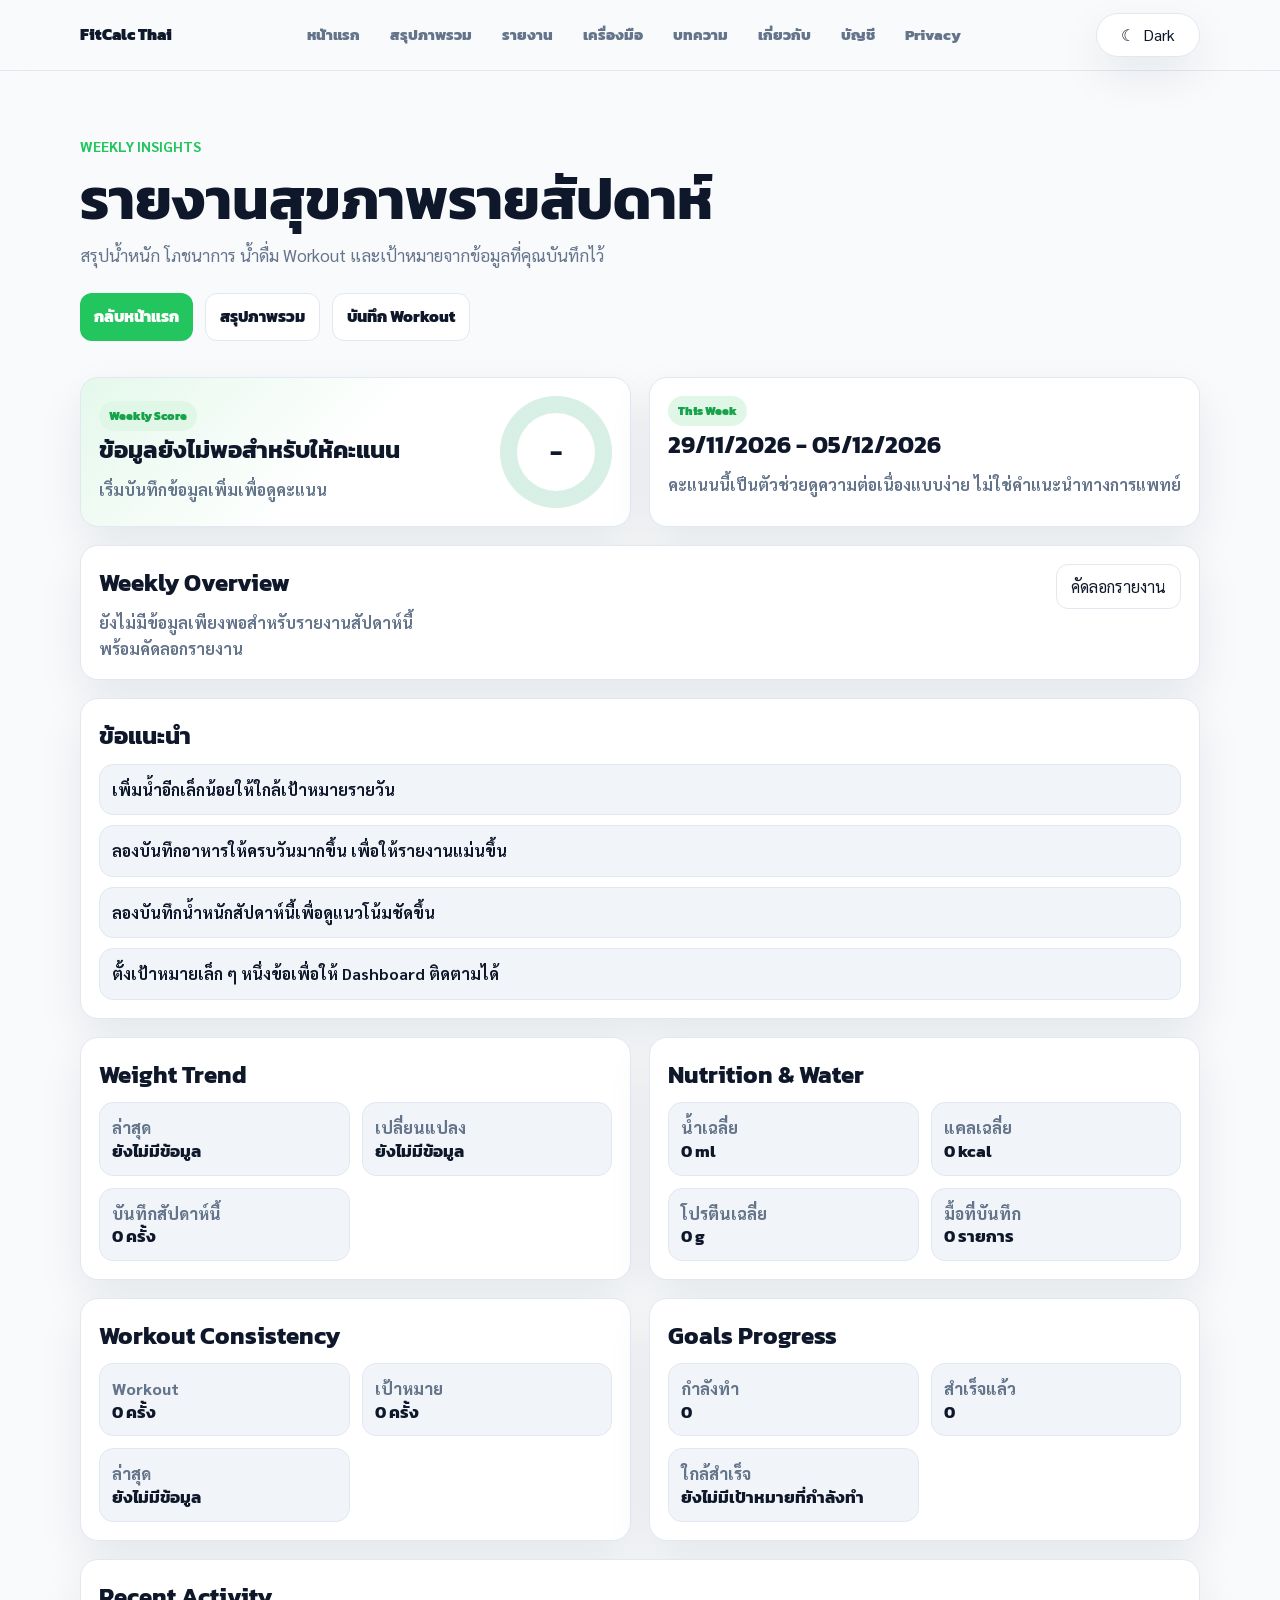
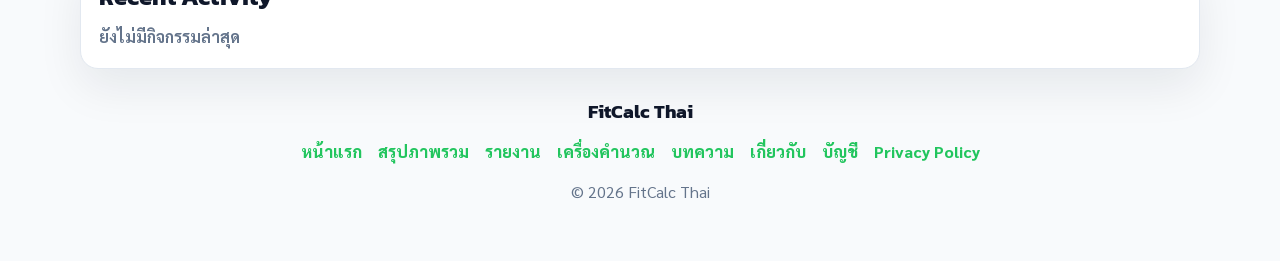
<file: insights.html>
<!DOCTYPE html>
<html lang="th">
<head>
  <meta charset="UTF-8">
  <meta name="viewport" content="width=device-width, initial-scale=1.0">
  <title>FitCalc Thai Insights | รายงานสุขภาพรายสัปดาห์</title>
  <meta name="description" content="รายงานสุขภาพรายสัปดาห์จาก FitCalc Thai สรุปน้ำหนัก โภชนาการ น้ำดื่ม Workout เป้าหมาย และคำแนะนำจากข้อมูลในเครื่องของคุณ">
  <meta name="keywords" content="FitCalc Thai Insights, รายงานสุขภาพรายสัปดาห์, weekly report, fitness insights, สรุปสุขภาพ">
  <meta name="author" content="FitCalc Thai">
  <meta name="theme-color" content="#22c55e">
  <meta property="og:type" content="website">
  <meta property="og:title" content="FitCalc Thai Insights | รายงานสุขภาพรายสัปดาห์">
  <meta property="og:description" content="ดูรายงานสุขภาพรายสัปดาห์จากข้อมูล FitCalc Thai ในเครื่องของคุณ">
  <meta property="og:site_name" content="FitCalc Thai">
  <meta property="og:locale" content="th_TH">
  <script async src="https://www.googletagmanager.com/gtag/js?id=G-XT6JGFNCKM"></script>
  <script>
    window.dataLayer = window.dataLayer || [];
    function gtag(){dataLayer.push(arguments);}
    gtag("js", new Date());
    gtag("config", "G-XT6JGFNCKM");
  </script>
  <link rel="stylesheet" href="style.css">
  <link rel="canonical" href="https://kaescib.github.io/FitCalcThai/insights.html">
  <meta name="google-site-verification" content="6y9c37ViQs0DbVfomYhz56SrQqQdRK6Nkue2IoiEQuY">
</head>
<body>
  <nav class="site-nav" aria-label="เมนูหลัก">
    <div class="nav-inner">
      <a class="nav-brand" href="index.html">FitCalc Thai</a>
      <div class="nav-links">
        <a href="index.html">หน้าแรก</a>
        <a href="summary.html">สรุปภาพรวม</a>
       <a href="insights.html">รายงาน</a>
        <details class="nav-dropdown">
          <summary>เครื่องมือ</summary>
          <div class="dropdown-menu">
            <a href="calculators.html">เครื่องคำนวณ</a>
            <a href="calculators.html#bmiCalculator">BMI Calculator</a>
            <a href="calculators.html#tdeeCalculator">TDEE Calculator</a>
            <a href="calculators.html#proteinCalculator">Protein Calculator</a>
            <a href="calculators.html#macroCalculator">Macro Calculator</a>
            <a href="calculators.html#oneRmCalculator">1RM Calculator</a>
            <a href="index.html#weightTrackerSection">Weight Tracker</a>
            <a href="workout-tracker.html">Workout Tracker</a>
          </div>
        </details>
        <details class="nav-dropdown">
          <summary>บทความ</summary>
          <div class="dropdown-menu">
            <a href="bmi-guide.html">BMI Guide</a>
            <a href="tdee-guide.html">TDEE Guide</a>
            <a href="protein-guide.html">Protein Guide</a>
            <a href="gain-muscle-guide.html">Gain Muscle Guide</a>
            <a href="lose-fat-guide.html">Lose Fat Guide</a>
            <a href="progressive-overload-guide.html">Progressive Overload Guide</a>
          </div>
        </details>
        <a href="about.html">เกี่ยวกับ</a>
        <a href="auth.html">บัญชี</a>
        <a href="privacy-policy.html">Privacy</a>
      </div>
      <button class="theme-toggle" id="themeToggle" type="button" aria-label="สลับโหมดมืดและสว่าง">
        <span id="themeIcon">☾</span>
        <span id="themeText">Dark</span>
      </button>
    </div>
  </nav>

  <header class="site-header insights-page-header">
    <div>
      <p class="eyebrow">Weekly Insights</p>
      <h1>รายงานสุขภาพรายสัปดาห์</h1>
      <p class="intro">สรุปน้ำหนัก โภชนาการ น้ำดื่ม Workout และเป้าหมายจากข้อมูลที่คุณบันทึกไว้</p>
      <div class="hero-actions" aria-label="ลิงก์ที่เกี่ยวข้อง">
        <a class="calculator-link" href="index.html">กลับหน้าแรก</a>
        <a class="guide-link" href="summary.html">สรุปภาพรวม</a>
        <a class="guide-link" href="workout-tracker.html#workoutTrackerSection">บันทึก Workout</a>
      </div>
    </div>
  </header>

  <main class="insights-page-layout" id="weeklyInsightsPage">
    <section class="insights-top-row">
      <article class="weekly-score-card" id="weeklyScoreCard" aria-live="polite"></article>
      <article class="weekly-week-card">
        <span class="app-home-kicker">This Week</span>
        <h2 id="insightsWeekRange">สัปดาห์นี้</h2>
        <p>คะแนนนี้เป็นตัวช่วยดูความต่อเนื่องแบบง่าย ไม่ใช่คำแนะนำทางการแพทย์</p>
      </article>
    </section>

    <section class="weekly-overview-card">
      <div class="summary-section-header">
        <h2>Weekly Overview</h2>
        <button class="secondary-button" id="copyWeeklyReportButton" type="button">คัดลอกรายงาน</button>
      </div>
      <div class="insights-metric-grid" id="weeklyOverviewGrid" aria-live="polite"></div>
      <p class="workout-status" id="copyWeeklyReportStatus" aria-live="polite">พร้อมคัดลอกรายงาน</p>
      <textarea class="weekly-report-fallback is-hidden" id="weeklyReportFallback" rows="8" readonly></textarea>
    </section>

    <section class="weekly-recommendation-card">
      <div class="summary-section-header">
        <h2>ข้อแนะนำ</h2>
      </div>
      <ul class="weekly-recommendation-list" id="weeklyRecommendationList" aria-live="polite"></ul>
    </section>

    <section class="insights-section-grid">
      <article class="insights-section-card">
        <h2>Weight Trend</h2>
        <div class="insights-metric-grid compact" id="weeklyWeightTrend"></div>
      </article>
      <article class="insights-section-card">
        <h2>Nutrition & Water</h2>
        <div class="insights-metric-grid compact" id="weeklyNutritionWater"></div>
      </article>
      <article class="insights-section-card">
        <h2>Workout Consistency</h2>
        <div class="insights-metric-grid compact" id="weeklyWorkoutConsistency"></div>
      </article>
      <article class="insights-section-card">
        <h2>Goals Progress</h2>
        <div class="insights-metric-grid compact" id="weeklyGoalsProgress"></div>
      </article>
      <article class="insights-section-card insights-wide-card">
        <h2>Recent Activity</h2>
        <div id="weeklyRecentActivity"></div>
      </article>
    </section>
  </main>

  <footer class="site-footer">
    <strong class="footer-brand">FitCalc Thai</strong>
    <div class="footer-links">
      <a href="index.html">หน้าแรก</a>
      <a href="summary.html">สรุปภาพรวม</a>
     <a href="insights.html">รายงาน</a>
      <a href="calculators.html">เครื่องคำนวณ</a>
      <a href="bmi-guide.html">บทความ</a>
      <a href="about.html">เกี่ยวกับ</a>
      <a href="auth.html">บัญชี</a>
      <a href="privacy-policy.html">Privacy Policy</a>
    </div>
    <p>© 2026 FitCalc Thai</p>
  </footer>

  <script src="script.js?v=sprint16" defer></script>
</body>
</html>
</file>
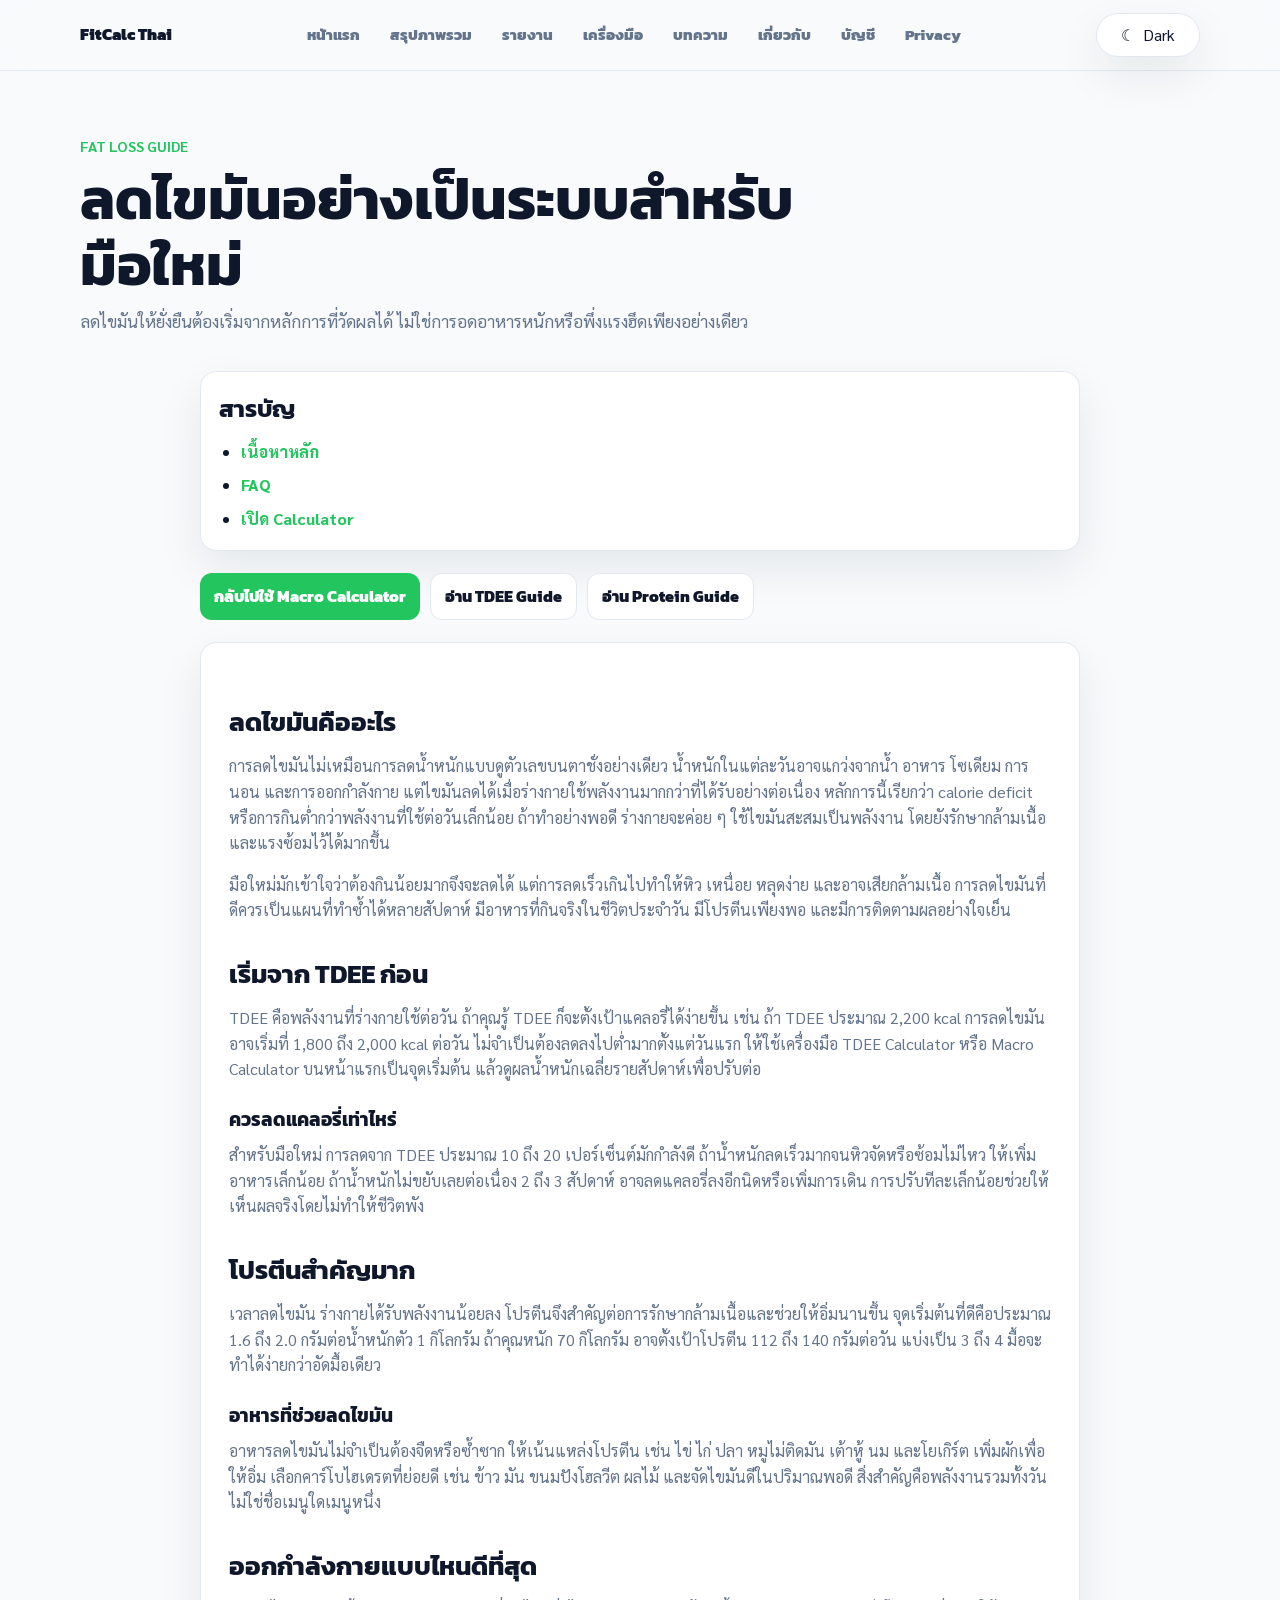
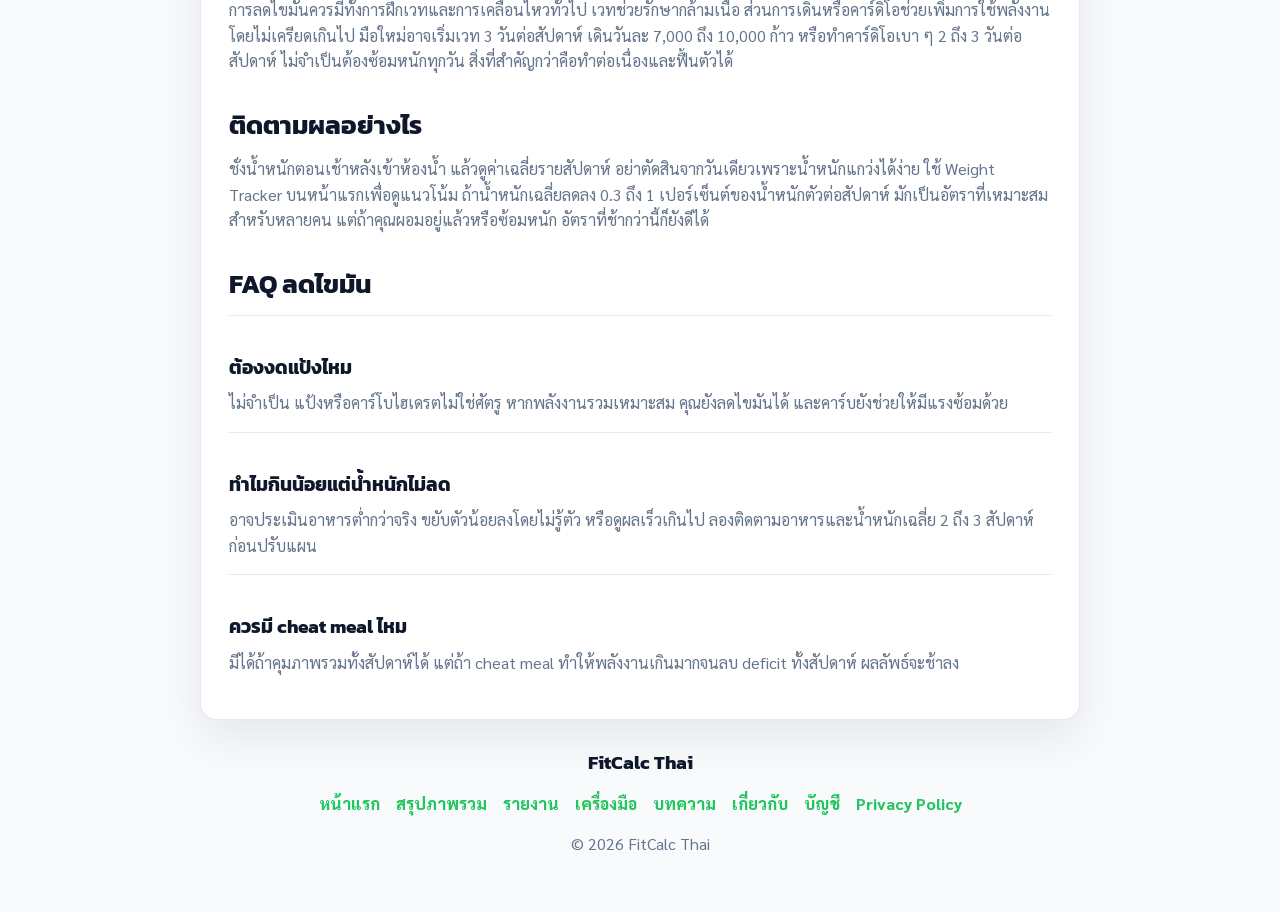
<file: lose-fat-guide.html>
﻿<!DOCTYPE html>
<html lang="th">
<head>
  <meta charset="UTF-8">
  <meta name="viewport" content="width=device-width, initial-scale=1.0">
  <title>ลดไขมันอย่างเป็นระบบสำหรับมือใหม่ | FitCalc Thai</title>
  <meta name="description" content="คู่มือลดไขมันภาษาไทยสำหรับมือใหม่ อธิบายแคลอรี่ TDEE โปรตีน การออกกำลังกาย และการติดตามน้ำหนักอย่างยั่งยืน">
  <meta name="keywords" content="ลดไขมัน, ลดน้ำหนัก, TDEE, โปรตีน, Fat Loss, FitCalc Thai">
  <meta name="author" content="FitCalc Thai">
  <meta name="theme-color" content="#176b87">
  <meta property="og:type" content="article">
  <meta property="og:title" content="ลดไขมันอย่างเป็นระบบสำหรับมือใหม่">
  <meta property="og:description" content="เรียนรู้วิธีลดไขมันแบบไม่เดาสุ่ม ด้วย TDEE โปรตีน การซ้อม และการติดตามผลรายสัปดาห์">
  <meta property="og:site_name" content="FitCalc Thai">
  <meta property="og:locale" content="th_TH">
  <script async src="https://www.googletagmanager.com/gtag/js?id=G-XT6JGFNCKM"></script>
  <script>
    window.dataLayer = window.dataLayer || [];
    function gtag(){dataLayer.push(arguments);}
    gtag("js", new Date());
    gtag("config", "G-XT6JGFNCKM");
  </script>
  <link rel="stylesheet" href="style.css">
  <link rel="canonical" href="https://kaescib.github.io/FitCalcThai/lose-fat-guide.html">
  <meta name="google-site-verification" content="6y9c37ViQs0DbVfomYhz56SrQqQdRK6Nkue2IoiEQuY">
</head>
<body>
  <nav class="site-nav" aria-label="เมนูหลัก">
    <div class="nav-inner">
      <a class="nav-brand" href="index.html">FitCalc Thai</a>
      <div class="nav-links">
        <a href="index.html">หน้าแรก</a>
        <a href="summary.html">สรุปภาพรวม</a>
<a href="insights.html">รายงาน</a>
<details class="nav-dropdown">
          <summary>เครื่องมือ</summary>
          <div class="dropdown-menu">
            <a href="calculators.html">เครื่องคำนวณ</a>
            <a href="calculators.html#bmiCalculator">BMI Calculator</a>
            <a href="calculators.html#tdeeCalculator">TDEE Calculator</a>
            <a href="calculators.html#proteinCalculator">Protein Calculator</a>
            <a href="calculators.html#macroCalculator">Macro Calculator</a>
            <a href="calculators.html#oneRmCalculator">1RM Calculator</a>
            <a href="index.html#weightTrackerForm">Weight Tracker</a>
            <a href="workout-tracker.html">Workout Tracker</a>
          </div>
        </details>
        <details class="nav-dropdown">
          <summary>บทความ</summary>
          <div class="dropdown-menu">
            <a href="bmi-guide.html">BMI Guide</a>
            <a href="tdee-guide.html">TDEE Guide</a>
            <a href="protein-guide.html">Protein Guide</a>
            <a href="gain-muscle-guide.html">Gain Muscle Guide</a>
            <a href="lose-fat-guide.html">Lose Fat Guide</a>
            <a href="progressive-overload-guide.html">Progressive Overload Guide</a>
          </div>
        </details>
        <a href="about.html">เกี่ยวกับ</a>
        <a href="auth.html">บัญชี</a>
        <a href="privacy-policy.html">Privacy</a>
      </div>
      <button class="theme-toggle" id="themeToggle" type="button" aria-label="สลับโหมดมืดและสว่าง">
        <span id="themeIcon">☾</span>
        <span id="themeText">Dark</span>
      </button>
    </div>
  </nav>
<header class="site-header">
    <div>
      <p class="eyebrow">Fat Loss Guide</p>
      <h1>ลดไขมันอย่างเป็นระบบสำหรับมือใหม่</h1>
      <p class="intro">ลดไขมันให้ยั่งยืนต้องเริ่มจากหลักการที่วัดผลได้ ไม่ใช่การอดอาหารหนักหรือพึ่งแรงฮึดเพียงอย่างเดียว</p>
    </div>
  </header>

  <main class="article-layout">
        <section class="article-toc" aria-label="สารบัญบทความ">
      <h2>สารบัญ</h2>
      <ul>
        <li><a href="#article-content">เนื้อหาหลัก</a></li>
        <li><a href="#article-faq">FAQ</a></li>
        <li><a href="#calculator-cta">เปิด Calculator</a></li>
      </ul>
    </section>
<nav class="guide-nav" id="calculator-cta" aria-label="ลิงก์ภายในบทความ">
      <a class="calculator-link" href="calculators.html#macroCalculator">กลับไปใช้ Macro Calculator</a>
      <a class="guide-link" href="tdee-guide.html">อ่าน TDEE Guide</a>
      <a class="guide-link" href="protein-guide.html">อ่าน Protein Guide</a>
    </nav>

    <article class="article-card" id="article-content">
      <h2>ลดไขมันคืออะไร</h2>
      <p>การลดไขมันไม่เหมือนการลดน้ำหนักแบบดูตัวเลขบนตาชั่งอย่างเดียว น้ำหนักในแต่ละวันอาจแกว่งจากน้ำ อาหาร โซเดียม การนอน และการออกกำลังกาย แต่ไขมันลดได้เมื่อร่างกายใช้พลังงานมากกว่าที่ได้รับอย่างต่อเนื่อง หลักการนี้เรียกว่า calorie deficit หรือการกินต่ำกว่าพลังงานที่ใช้ต่อวันเล็กน้อย ถ้าทำอย่างพอดี ร่างกายจะค่อย ๆ ใช้ไขมันสะสมเป็นพลังงาน โดยยังรักษากล้ามเนื้อและแรงซ้อมไว้ได้มากขึ้น</p>
      <p>มือใหม่มักเข้าใจว่าต้องกินน้อยมากจึงจะลดได้ แต่การลดเร็วเกินไปทำให้หิว เหนื่อย หลุดง่าย และอาจเสียกล้ามเนื้อ การลดไขมันที่ดีควรเป็นแผนที่ทำซ้ำได้หลายสัปดาห์ มีอาหารที่กินจริงในชีวิตประจำวัน มีโปรตีนเพียงพอ และมีการติดตามผลอย่างใจเย็น</p>

      <h2>เริ่มจาก TDEE ก่อน</h2>
      <p>TDEE คือพลังงานที่ร่างกายใช้ต่อวัน ถ้าคุณรู้ TDEE ก็จะตั้งเป้าแคลอรี่ได้ง่ายขึ้น เช่น ถ้า TDEE ประมาณ 2,200 kcal การลดไขมันอาจเริ่มที่ 1,800 ถึง 2,000 kcal ต่อวัน ไม่จำเป็นต้องลดลงไปต่ำมากตั้งแต่วันแรก ให้ใช้เครื่องมือ TDEE Calculator หรือ Macro Calculator บนหน้าแรกเป็นจุดเริ่มต้น แล้วดูผลน้ำหนักเฉลี่ยรายสัปดาห์เพื่อปรับต่อ</p>
      <h3>ควรลดแคลอรี่เท่าไหร่</h3>
      <p>สำหรับมือใหม่ การลดจาก TDEE ประมาณ 10 ถึง 20 เปอร์เซ็นต์มักกำลังดี ถ้าน้ำหนักลดเร็วมากจนหิวจัดหรือซ้อมไม่ไหว ให้เพิ่มอาหารเล็กน้อย ถ้าน้ำหนักไม่ขยับเลยต่อเนื่อง 2 ถึง 3 สัปดาห์ อาจลดแคลอรี่ลงอีกนิดหรือเพิ่มการเดิน การปรับทีละเล็กน้อยช่วยให้เห็นผลจริงโดยไม่ทำให้ชีวิตพัง</p>

      <h2>โปรตีนสำคัญมาก</h2>
      <p>เวลาลดไขมัน ร่างกายได้รับพลังงานน้อยลง โปรตีนจึงสำคัญต่อการรักษากล้ามเนื้อและช่วยให้อิ่มนานขึ้น จุดเริ่มต้นที่ดีคือประมาณ 1.6 ถึง 2.0 กรัมต่อน้ำหนักตัว 1 กิโลกรัม ถ้าคุณหนัก 70 กิโลกรัม อาจตั้งเป้าโปรตีน 112 ถึง 140 กรัมต่อวัน แบ่งเป็น 3 ถึง 4 มื้อจะทำได้ง่ายกว่าอัดมื้อเดียว</p>
      <h3>อาหารที่ช่วยลดไขมัน</h3>
      <p>อาหารลดไขมันไม่จำเป็นต้องจืดหรือซ้ำซาก ให้เน้นแหล่งโปรตีน เช่น ไข่ ไก่ ปลา หมูไม่ติดมัน เต้าหู้ นม และโยเกิร์ต เพิ่มผักเพื่อให้อิ่ม เลือกคาร์โบไฮเดรตที่ย่อยดี เช่น ข้าว มัน ขนมปังโฮลวีต ผลไม้ และจัดไขมันดีในปริมาณพอดี สิ่งสำคัญคือพลังงานรวมทั้งวัน ไม่ใช่ชื่อเมนูใดเมนูหนึ่ง</p>

      <h2>ออกกำลังกายแบบไหนดีที่สุด</h2>
      <p>การลดไขมันควรมีทั้งการฝึกเวทและการเคลื่อนไหวทั่วไป เวทช่วยรักษากล้ามเนื้อ ส่วนการเดินหรือคาร์ดิโอช่วยเพิ่มการใช้พลังงานโดยไม่เครียดเกินไป มือใหม่อาจเริ่มเวท 3 วันต่อสัปดาห์ เดินวันละ 7,000 ถึง 10,000 ก้าว หรือทำคาร์ดิโอเบา ๆ 2 ถึง 3 วันต่อสัปดาห์ ไม่จำเป็นต้องซ้อมหนักทุกวัน สิ่งที่สำคัญกว่าคือทำต่อเนื่องและฟื้นตัวได้</p>

      <h2>ติดตามผลอย่างไร</h2>
      <p>ชั่งน้ำหนักตอนเช้าหลังเข้าห้องน้ำ แล้วดูค่าเฉลี่ยรายสัปดาห์ อย่าตัดสินจากวันเดียวเพราะน้ำหนักแกว่งได้ง่าย ใช้ Weight Tracker บนหน้าแรกเพื่อดูแนวโน้ม ถ้าน้ำหนักเฉลี่ยลดลง 0.3 ถึง 1 เปอร์เซ็นต์ของน้ำหนักตัวต่อสัปดาห์ มักเป็นอัตราที่เหมาะสมสำหรับหลายคน แต่ถ้าคุณผอมอยู่แล้วหรือซ้อมหนัก อัตราที่ช้ากว่านี้ก็ยังดีได้</p>

      <h2 id="article-faq">FAQ ลดไขมัน</h2>
      <div class="faq-item">
        <h3>ต้องงดแป้งไหม</h3>
        <p>ไม่จำเป็น แป้งหรือคาร์โบไฮเดรตไม่ใช่ศัตรู หากพลังงานรวมเหมาะสม คุณยังลดไขมันได้ และคาร์บยังช่วยให้มีแรงซ้อมด้วย</p>
      </div>
      <div class="faq-item">
        <h3>ทำไมกินน้อยแต่น้ำหนักไม่ลด</h3>
        <p>อาจประเมินอาหารต่ำกว่าจริง ขยับตัวน้อยลงโดยไม่รู้ตัว หรือดูผลเร็วเกินไป ลองติดตามอาหารและน้ำหนักเฉลี่ย 2 ถึง 3 สัปดาห์ก่อนปรับแผน</p>
      </div>
      <div class="faq-item">
        <h3>ควรมี cheat meal ไหม</h3>
        <p>มีได้ถ้าคุมภาพรวมทั้งสัปดาห์ได้ แต่ถ้า cheat meal ทำให้พลังงานเกินมากจนลบ deficit ทั้งสัปดาห์ ผลลัพธ์จะช้าลง</p>
      </div>
    </article>
  </main>

  <footer class="site-footer">
    <strong class="footer-brand">FitCalc Thai</strong>
    <div class="footer-links">
      <a href="index.html">หน้าแรก</a>
      <a href="summary.html">สรุปภาพรวม</a>
<a href="insights.html">รายงาน</a>
<a href="calculators.html#bmiCalculator">เครื่องมือ</a>
      <a href="bmi-guide.html">บทความ</a>
      <a href="about.html">เกี่ยวกับ</a>
      <a href="auth.html">บัญชี</a>
      <a href="privacy-policy.html">Privacy Policy</a>
    </div>
    <p>© 2026 FitCalc Thai</p>
  </footer>
  <script src="script.js" defer></script>
</body>
</html>
</file>
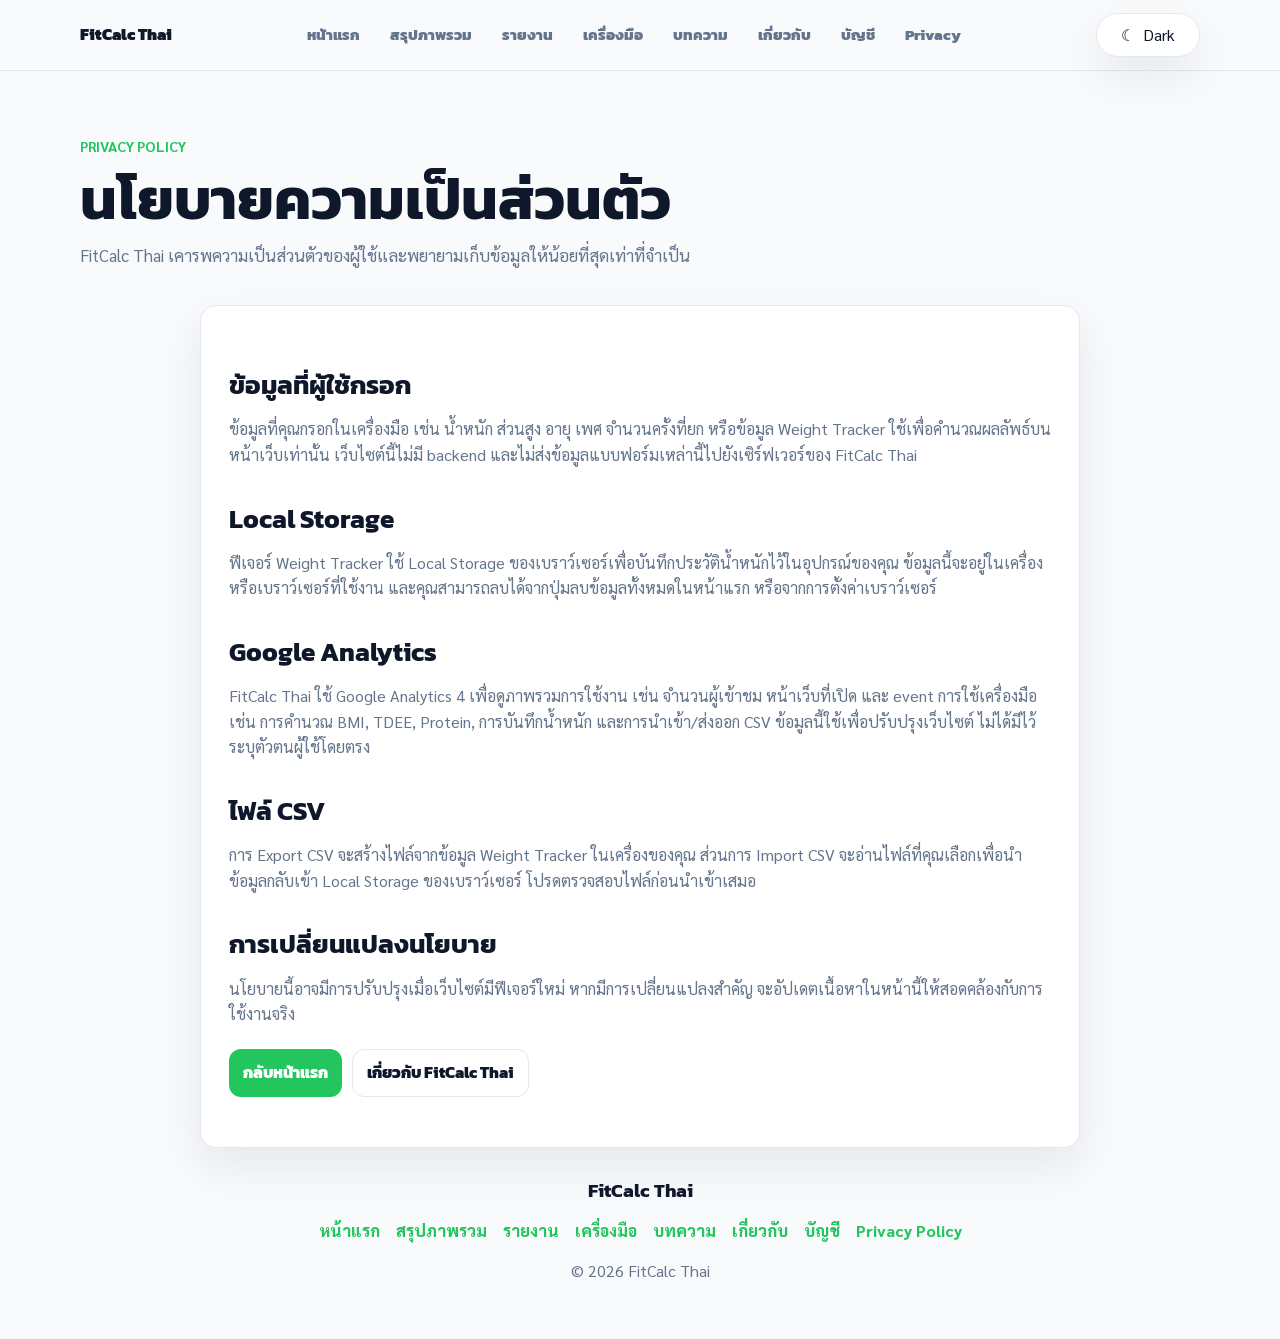
<file: privacy-policy.html>
﻿<!DOCTYPE html>
<html lang="th">
<head>
  <meta charset="UTF-8">
  <meta name="viewport" content="width=device-width, initial-scale=1.0">
  <title>Privacy Policy | FitCalc Thai</title>
  <meta name="description" content="นโยบายความเป็นส่วนตัวของ FitCalc Thai อธิบายการใช้ Local Storage, Google Analytics และข้อมูลที่ผู้ใช้กรอกในเครื่องมือฟิตเนส">
  <meta name="keywords" content="FitCalc Thai, Privacy Policy, นโยบายความเป็นส่วนตัว, Local Storage, Google Analytics">
  <meta name="author" content="FitCalc Thai">
  <meta name="theme-color" content="#176b87">
  <meta property="og:type" content="website">
  <meta property="og:title" content="Privacy Policy | FitCalc Thai">
  <meta property="og:description" content="นโยบายความเป็นส่วนตัวสำหรับผู้ใช้งาน FitCalc Thai">
  <meta property="og:site_name" content="FitCalc Thai">
  <meta property="og:locale" content="th_TH">
  <script async src="https://www.googletagmanager.com/gtag/js?id=G-XT6JGFNCKM"></script>
  <script>
    window.dataLayer = window.dataLayer || [];
    function gtag(){dataLayer.push(arguments);}
    gtag("js", new Date());
    gtag("config", "G-XT6JGFNCKM");
  </script>
  <link rel="stylesheet" href="style.css">
  <link rel="canonical" href="https://kaescib.github.io/FitCalcThai/privacy-policy.html">
  <meta name="google-site-verification" content="6y9c37ViQs0DbVfomYhz56SrQqQdRK6Nkue2IoiEQuY">
</head>
<body>
  <nav class="site-nav" aria-label="เมนูหลัก">
    <div class="nav-inner">
      <a class="nav-brand" href="index.html">FitCalc Thai</a>
      <div class="nav-links">
        <a href="index.html">หน้าแรก</a>
        <a href="summary.html">สรุปภาพรวม</a>
<a href="insights.html">รายงาน</a>
<details class="nav-dropdown">
          <summary>เครื่องมือ</summary>
          <div class="dropdown-menu">
            <a href="calculators.html">เครื่องคำนวณ</a>
            <a href="calculators.html#bmiCalculator">BMI Calculator</a>
            <a href="calculators.html#tdeeCalculator">TDEE Calculator</a>
            <a href="calculators.html#proteinCalculator">Protein Calculator</a>
            <a href="calculators.html#macroCalculator">Macro Calculator</a>
            <a href="calculators.html#oneRmCalculator">1RM Calculator</a>
            <a href="index.html#weightTrackerForm">Weight Tracker</a>
            <a href="workout-tracker.html">Workout Tracker</a>
          </div>
        </details>
        <details class="nav-dropdown">
          <summary>บทความ</summary>
          <div class="dropdown-menu">
            <a href="bmi-guide.html">BMI Guide</a>
            <a href="tdee-guide.html">TDEE Guide</a>
            <a href="protein-guide.html">Protein Guide</a>
            <a href="gain-muscle-guide.html">Gain Muscle Guide</a>
            <a href="lose-fat-guide.html">Lose Fat Guide</a>
            <a href="progressive-overload-guide.html">Progressive Overload Guide</a>
          </div>
        </details>
        <a href="about.html">เกี่ยวกับ</a>
        <a href="auth.html">บัญชี</a>
        <a href="privacy-policy.html">Privacy</a>
      </div>
      <button class="theme-toggle" id="themeToggle" type="button" aria-label="สลับโหมดมืดและสว่าง">
        <span id="themeIcon">☾</span>
        <span id="themeText">Dark</span>
      </button>
    </div>
  </nav>
<header class="site-header">
    <div>
      <p class="eyebrow">Privacy Policy</p>
      <h1>นโยบายความเป็นส่วนตัว</h1>
      <p class="intro">FitCalc Thai เคารพความเป็นส่วนตัวของผู้ใช้และพยายามเก็บข้อมูลให้น้อยที่สุดเท่าที่จำเป็น</p>
    </div>
  </header>

  <main class="article-layout">
    <article class="article-card">
      <h2>ข้อมูลที่ผู้ใช้กรอก</h2>
      <p>ข้อมูลที่คุณกรอกในเครื่องมือ เช่น น้ำหนัก ส่วนสูง อายุ เพศ จำนวนครั้งที่ยก หรือข้อมูล Weight Tracker ใช้เพื่อคำนวณผลลัพธ์บนหน้าเว็บเท่านั้น เว็บไซต์นี้ไม่มี backend และไม่ส่งข้อมูลแบบฟอร์มเหล่านี้ไปยังเซิร์ฟเวอร์ของ FitCalc Thai</p>

      <h2>Local Storage</h2>
      <p>ฟีเจอร์ Weight Tracker ใช้ Local Storage ของเบราว์เซอร์เพื่อบันทึกประวัติน้ำหนักไว้ในอุปกรณ์ของคุณ ข้อมูลนี้จะอยู่ในเครื่องหรือเบราว์เซอร์ที่ใช้งาน และคุณสามารถลบได้จากปุ่มลบข้อมูลทั้งหมดในหน้าแรก หรือจากการตั้งค่าเบราว์เซอร์</p>

      <h2>Google Analytics</h2>
      <p>FitCalc Thai ใช้ Google Analytics 4 เพื่อดูภาพรวมการใช้งาน เช่น จำนวนผู้เข้าชม หน้าเว็บที่เปิด และ event การใช้เครื่องมือ เช่น การคำนวณ BMI, TDEE, Protein, การบันทึกน้ำหนัก และการนำเข้า/ส่งออก CSV ข้อมูลนี้ใช้เพื่อปรับปรุงเว็บไซต์ ไม่ได้มีไว้ระบุตัวตนผู้ใช้โดยตรง</p>

      <h2>ไฟล์ CSV</h2>
      <p>การ Export CSV จะสร้างไฟล์จากข้อมูล Weight Tracker ในเครื่องของคุณ ส่วนการ Import CSV จะอ่านไฟล์ที่คุณเลือกเพื่อนำข้อมูลกลับเข้า Local Storage ของเบราว์เซอร์ โปรดตรวจสอบไฟล์ก่อนนำเข้าเสมอ</p>

      <h2>การเปลี่ยนแปลงนโยบาย</h2>
      <p>นโยบายนี้อาจมีการปรับปรุงเมื่อเว็บไซต์มีฟีเจอร์ใหม่ หากมีการเปลี่ยนแปลงสำคัญ จะอัปเดตเนื้อหาในหน้านี้ให้สอดคล้องกับการใช้งานจริง</p>

      <div class="guide-nav">
        <a class="calculator-link" href="index.html">กลับหน้าแรก</a>
        <a class="guide-link" href="about.html">เกี่ยวกับ FitCalc Thai</a>
      </div>
    </article>
  </main>

  <footer class="site-footer">
    <strong class="footer-brand">FitCalc Thai</strong>
    <div class="footer-links">
      <a href="index.html">หน้าแรก</a>
      <a href="summary.html">สรุปภาพรวม</a>
<a href="insights.html">รายงาน</a>
<a href="calculators.html#bmiCalculator">เครื่องมือ</a>
      <a href="bmi-guide.html">บทความ</a>
      <a href="about.html">เกี่ยวกับ</a>
      <a href="auth.html">บัญชี</a>
      <a href="privacy-policy.html">Privacy Policy</a>
    </div>
    <p>© 2026 FitCalc Thai</p>
  </footer>
  <script src="script.js" defer></script>
</body>
</html>
</file>
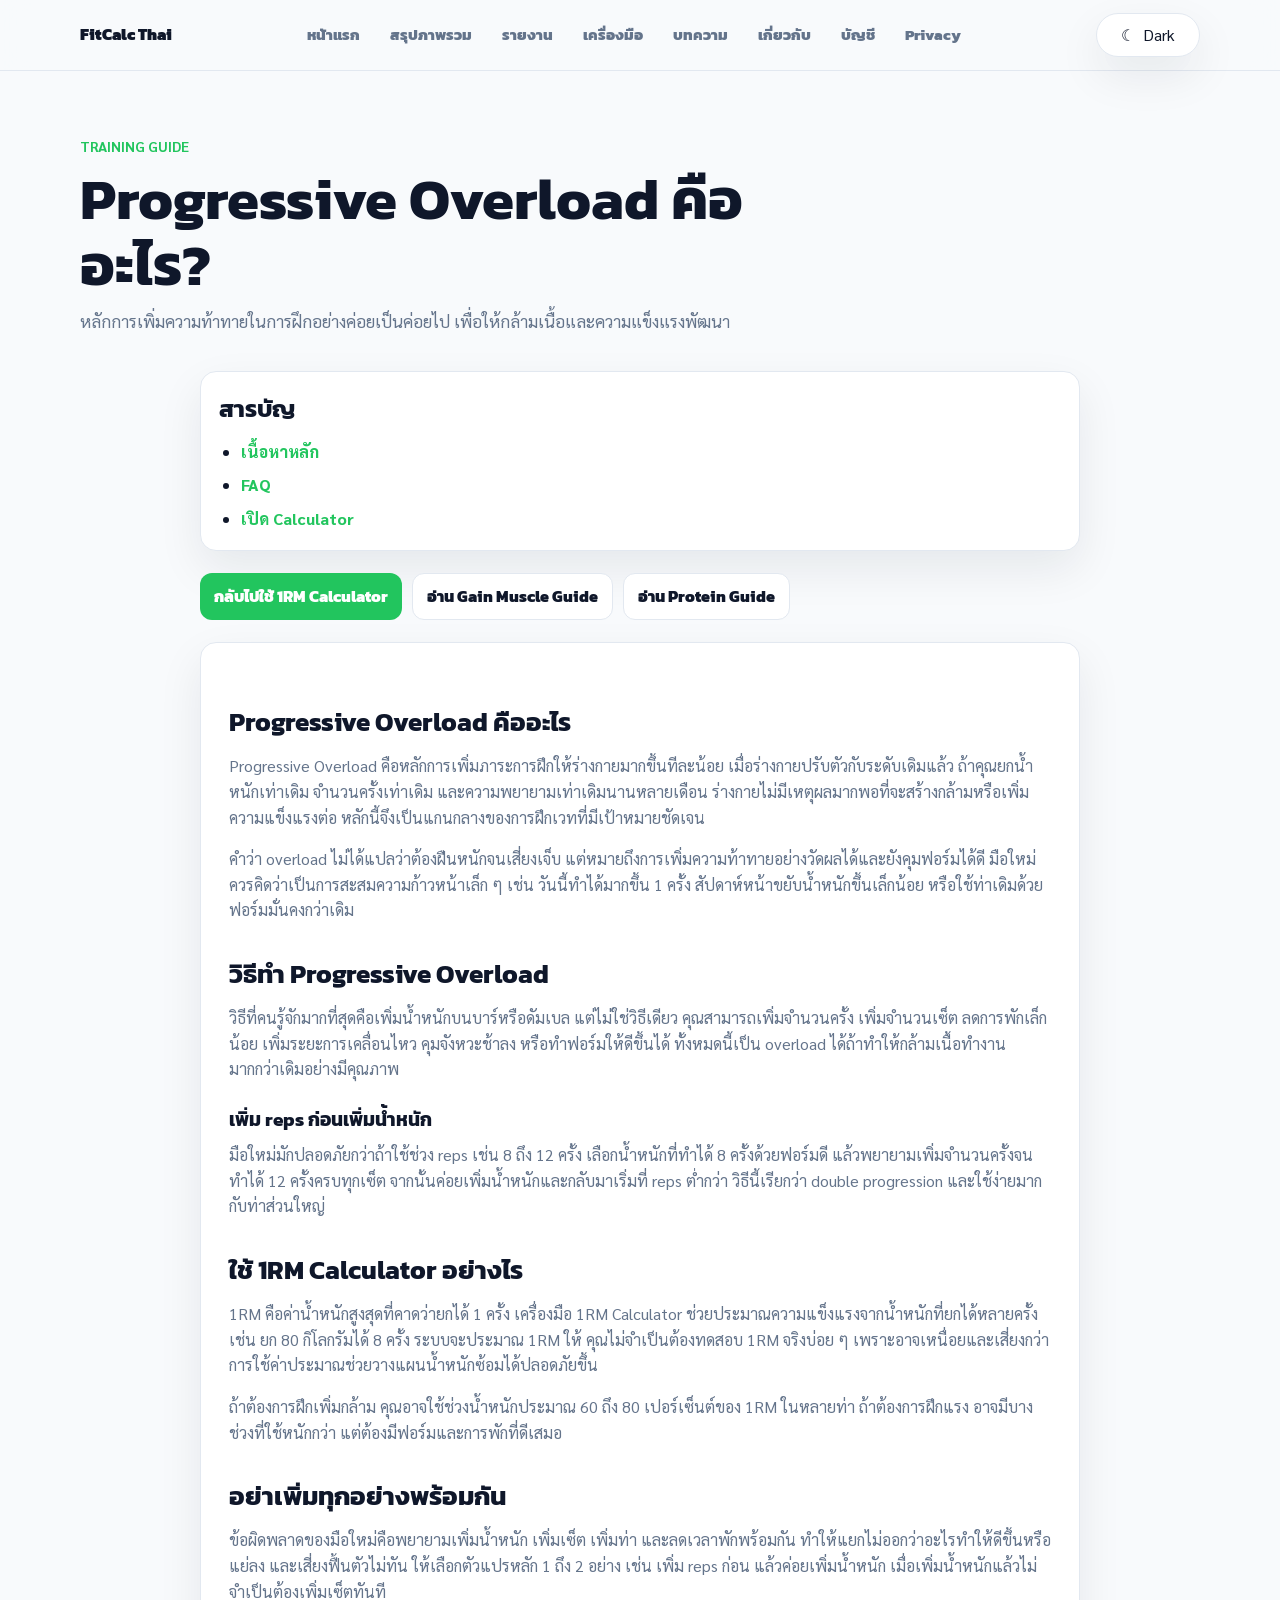
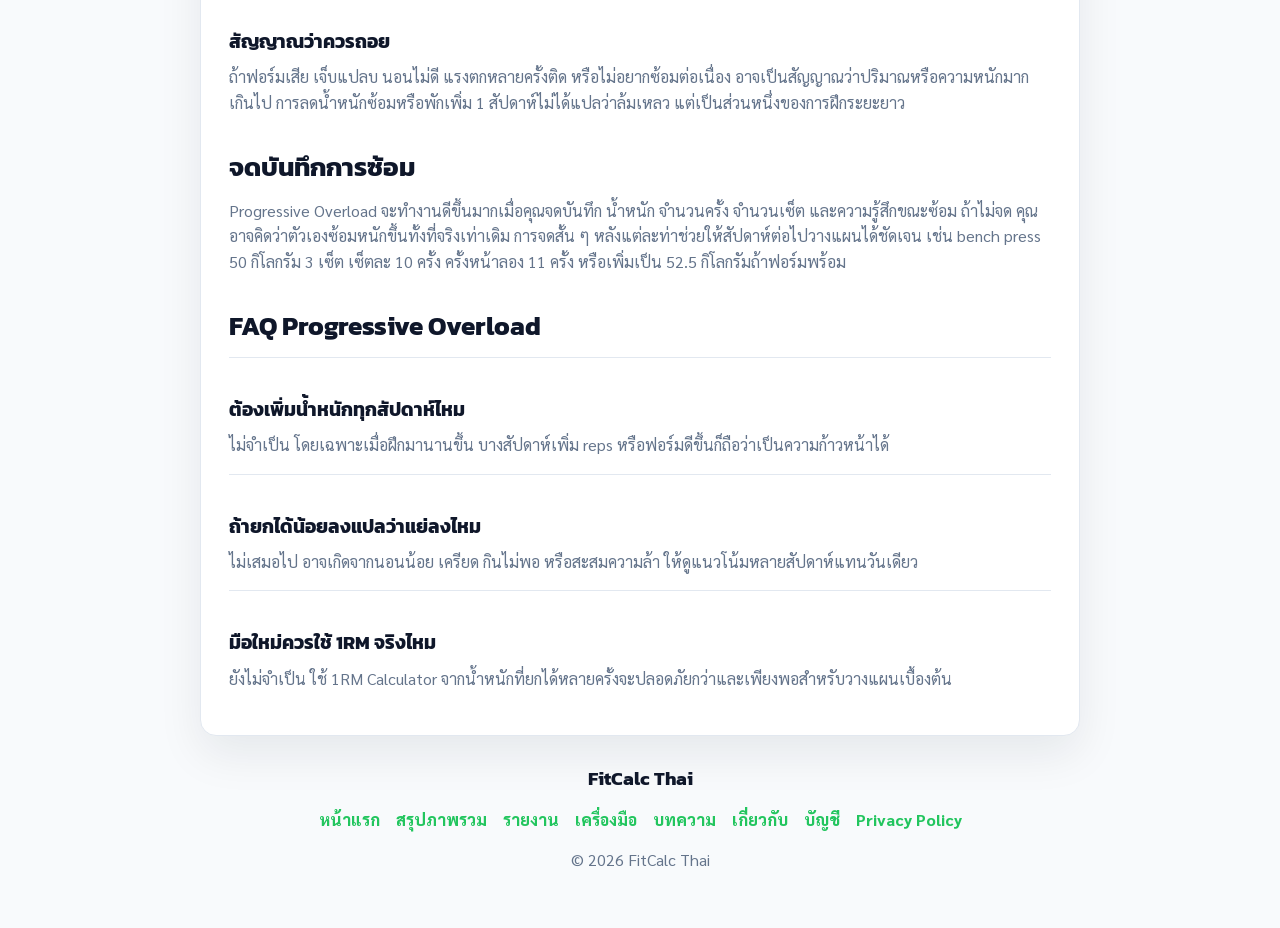
<file: progressive-overload-guide.html>
﻿<!DOCTYPE html>
<html lang="th">
<head>
  <meta charset="UTF-8">
  <meta name="viewport" content="width=device-width, initial-scale=1.0">
  <title>Progressive Overload คืออะไร? คู่มือเพิ่มความแข็งแรง | FitCalc Thai</title>
  <meta name="description" content="อธิบาย Progressive Overload ภาษาไทยสำหรับมือใหม่ วิธีเพิ่มน้ำหนัก เพิ่ม reps เพิ่ม sets และติดตามความก้าวหน้าอย่างปลอดภัย">
  <meta name="keywords" content="Progressive Overload, เพิ่มน้ำหนักเวท, เพิ่มกล้าม, 1RM, เวทเทรนนิ่ง, FitCalc Thai">
  <meta name="author" content="FitCalc Thai">
  <meta name="theme-color" content="#176b87">
  <meta property="og:type" content="article">
  <meta property="og:title" content="Progressive Overload คืออะไร? คู่มือเพิ่มความแข็งแรง">
  <meta property="og:description" content="เรียนรู้หลักการเพิ่มความหนักในการฝึกเพื่อสร้างกล้ามและความแข็งแรงแบบปลอดภัย">
  <meta property="og:site_name" content="FitCalc Thai">
  <meta property="og:locale" content="th_TH">
  <script async src="https://www.googletagmanager.com/gtag/js?id=G-XT6JGFNCKM"></script>
  <script>
    window.dataLayer = window.dataLayer || [];
    function gtag(){dataLayer.push(arguments);}
    gtag("js", new Date());
    gtag("config", "G-XT6JGFNCKM");
  </script>
  <link rel="stylesheet" href="style.css">
  <link rel="canonical" href="https://kaescib.github.io/FitCalcThai/progressive-overload-guide.html">
  <meta name="google-site-verification" content="6y9c37ViQs0DbVfomYhz56SrQqQdRK6Nkue2IoiEQuY">
</head>
<body>
  <nav class="site-nav" aria-label="เมนูหลัก">
    <div class="nav-inner">
      <a class="nav-brand" href="index.html">FitCalc Thai</a>
      <div class="nav-links">
        <a href="index.html">หน้าแรก</a>
        <a href="summary.html">สรุปภาพรวม</a>
<a href="insights.html">รายงาน</a>
<details class="nav-dropdown">
          <summary>เครื่องมือ</summary>
          <div class="dropdown-menu">
            <a href="calculators.html">เครื่องคำนวณ</a>
            <a href="calculators.html#bmiCalculator">BMI Calculator</a>
            <a href="calculators.html#tdeeCalculator">TDEE Calculator</a>
            <a href="calculators.html#proteinCalculator">Protein Calculator</a>
            <a href="calculators.html#macroCalculator">Macro Calculator</a>
            <a href="calculators.html#oneRmCalculator">1RM Calculator</a>
            <a href="index.html#weightTrackerForm">Weight Tracker</a>
            <a href="workout-tracker.html">Workout Tracker</a>
          </div>
        </details>
        <details class="nav-dropdown">
          <summary>บทความ</summary>
          <div class="dropdown-menu">
            <a href="bmi-guide.html">BMI Guide</a>
            <a href="tdee-guide.html">TDEE Guide</a>
            <a href="protein-guide.html">Protein Guide</a>
            <a href="gain-muscle-guide.html">Gain Muscle Guide</a>
            <a href="lose-fat-guide.html">Lose Fat Guide</a>
            <a href="progressive-overload-guide.html">Progressive Overload Guide</a>
          </div>
        </details>
        <a href="about.html">เกี่ยวกับ</a>
        <a href="auth.html">บัญชี</a>
        <a href="privacy-policy.html">Privacy</a>
      </div>
      <button class="theme-toggle" id="themeToggle" type="button" aria-label="สลับโหมดมืดและสว่าง">
        <span id="themeIcon">☾</span>
        <span id="themeText">Dark</span>
      </button>
    </div>
  </nav>
<header class="site-header">
    <div>
      <p class="eyebrow">Training Guide</p>
      <h1>Progressive Overload คืออะไร?</h1>
      <p class="intro">หลักการเพิ่มความท้าทายในการฝึกอย่างค่อยเป็นค่อยไป เพื่อให้กล้ามเนื้อและความแข็งแรงพัฒนา</p>
    </div>
  </header>

  <main class="article-layout">
        <section class="article-toc" aria-label="สารบัญบทความ">
      <h2>สารบัญ</h2>
      <ul>
        <li><a href="#article-content">เนื้อหาหลัก</a></li>
        <li><a href="#article-faq">FAQ</a></li>
        <li><a href="#calculator-cta">เปิด Calculator</a></li>
      </ul>
    </section>
<nav class="guide-nav" id="calculator-cta" aria-label="ลิงก์ภายในบทความ">
      <a class="calculator-link" href="calculators.html#oneRmCalculator">กลับไปใช้ 1RM Calculator</a>
      <a class="guide-link" href="gain-muscle-guide.html">อ่าน Gain Muscle Guide</a>
      <a class="guide-link" href="protein-guide.html">อ่าน Protein Guide</a>
    </nav>

    <article class="article-card" id="article-content">
      <h2>Progressive Overload คืออะไร</h2>
      <p>Progressive Overload คือหลักการเพิ่มภาระการฝึกให้ร่างกายมากขึ้นทีละน้อย เมื่อร่างกายปรับตัวกับระดับเดิมแล้ว ถ้าคุณยกน้ำหนักเท่าเดิม จำนวนครั้งเท่าเดิม และความพยายามเท่าเดิมนานหลายเดือน ร่างกายไม่มีเหตุผลมากพอที่จะสร้างกล้ามหรือเพิ่มความแข็งแรงต่อ หลักนี้จึงเป็นแกนกลางของการฝึกเวทที่มีเป้าหมายชัดเจน</p>
      <p>คำว่า overload ไม่ได้แปลว่าต้องฝืนหนักจนเสี่ยงเจ็บ แต่หมายถึงการเพิ่มความท้าทายอย่างวัดผลได้และยังคุมฟอร์มได้ดี มือใหม่ควรคิดว่าเป็นการสะสมความก้าวหน้าเล็ก ๆ เช่น วันนี้ทำได้มากขึ้น 1 ครั้ง สัปดาห์หน้าขยับน้ำหนักขึ้นเล็กน้อย หรือใช้ท่าเดิมด้วยฟอร์มมั่นคงกว่าเดิม</p>

      <h2>วิธีทำ Progressive Overload</h2>
      <p>วิธีที่คนรู้จักมากที่สุดคือเพิ่มน้ำหนักบนบาร์หรือดัมเบล แต่ไม่ใช่วิธีเดียว คุณสามารถเพิ่มจำนวนครั้ง เพิ่มจำนวนเซ็ต ลดการพักเล็กน้อย เพิ่มระยะการเคลื่อนไหว คุมจังหวะช้าลง หรือทำฟอร์มให้ดีขึ้นได้ ทั้งหมดนี้เป็น overload ได้ถ้าทำให้กล้ามเนื้อทำงานมากกว่าเดิมอย่างมีคุณภาพ</p>
      <h3>เพิ่ม reps ก่อนเพิ่มน้ำหนัก</h3>
      <p>มือใหม่มักปลอดภัยกว่าถ้าใช้ช่วง reps เช่น 8 ถึง 12 ครั้ง เลือกน้ำหนักที่ทำได้ 8 ครั้งด้วยฟอร์มดี แล้วพยายามเพิ่มจำนวนครั้งจนทำได้ 12 ครั้งครบทุกเซ็ต จากนั้นค่อยเพิ่มน้ำหนักและกลับมาเริ่มที่ reps ต่ำกว่า วิธีนี้เรียกว่า double progression และใช้ง่ายมากกับท่าส่วนใหญ่</p>

      <h2>ใช้ 1RM Calculator อย่างไร</h2>
      <p>1RM คือค่าน้ำหนักสูงสุดที่คาดว่ายกได้ 1 ครั้ง เครื่องมือ 1RM Calculator ช่วยประมาณความแข็งแรงจากน้ำหนักที่ยกได้หลายครั้ง เช่น ยก 80 กิโลกรัมได้ 8 ครั้ง ระบบจะประมาณ 1RM ให้ คุณไม่จำเป็นต้องทดสอบ 1RM จริงบ่อย ๆ เพราะอาจเหนื่อยและเสี่ยงกว่า การใช้ค่าประมาณช่วยวางแผนน้ำหนักซ้อมได้ปลอดภัยขึ้น</p>
      <p>ถ้าต้องการฝึกเพิ่มกล้าม คุณอาจใช้ช่วงน้ำหนักประมาณ 60 ถึง 80 เปอร์เซ็นต์ของ 1RM ในหลายท่า ถ้าต้องการฝึกแรง อาจมีบางช่วงที่ใช้หนักกว่า แต่ต้องมีฟอร์มและการพักที่ดีเสมอ</p>

      <h2>อย่าเพิ่มทุกอย่างพร้อมกัน</h2>
      <p>ข้อผิดพลาดของมือใหม่คือพยายามเพิ่มน้ำหนัก เพิ่มเซ็ต เพิ่มท่า และลดเวลาพักพร้อมกัน ทำให้แยกไม่ออกว่าอะไรทำให้ดีขึ้นหรือแย่ลง และเสี่ยงฟื้นตัวไม่ทัน ให้เลือกตัวแปรหลัก 1 ถึง 2 อย่าง เช่น เพิ่ม reps ก่อน แล้วค่อยเพิ่มน้ำหนัก เมื่อเพิ่มน้ำหนักแล้วไม่จำเป็นต้องเพิ่มเซ็ตทันที</p>
      <h3>สัญญาณว่าควรถอย</h3>
      <p>ถ้าฟอร์มเสีย เจ็บแปลบ นอนไม่ดี แรงตกหลายครั้งติด หรือไม่อยากซ้อมต่อเนื่อง อาจเป็นสัญญาณว่าปริมาณหรือความหนักมากเกินไป การลดน้ำหนักซ้อมหรือพักเพิ่ม 1 สัปดาห์ไม่ได้แปลว่าล้มเหลว แต่เป็นส่วนหนึ่งของการฝึกระยะยาว</p>

      <h2>จดบันทึกการซ้อม</h2>
      <p>Progressive Overload จะทำงานดีขึ้นมากเมื่อคุณจดบันทึก น้ำหนัก จำนวนครั้ง จำนวนเซ็ต และความรู้สึกขณะซ้อม ถ้าไม่จด คุณอาจคิดว่าตัวเองซ้อมหนักขึ้นทั้งที่จริงเท่าเดิม การจดสั้น ๆ หลังแต่ละท่าช่วยให้สัปดาห์ต่อไปวางแผนได้ชัดเจน เช่น bench press 50 กิโลกรัม 3 เซ็ต เซ็ตละ 10 ครั้ง ครั้งหน้าลอง 11 ครั้ง หรือเพิ่มเป็น 52.5 กิโลกรัมถ้าฟอร์มพร้อม</p>

      <h2 id="article-faq">FAQ Progressive Overload</h2>
      <div class="faq-item">
        <h3>ต้องเพิ่มน้ำหนักทุกสัปดาห์ไหม</h3>
        <p>ไม่จำเป็น โดยเฉพาะเมื่อฝึกมานานขึ้น บางสัปดาห์เพิ่ม reps หรือฟอร์มดีขึ้นก็ถือว่าเป็นความก้าวหน้าได้</p>
      </div>
      <div class="faq-item">
        <h3>ถ้ายกได้น้อยลงแปลว่าแย่ลงไหม</h3>
        <p>ไม่เสมอไป อาจเกิดจากนอนน้อย เครียด กินไม่พอ หรือสะสมความล้า ให้ดูแนวโน้มหลายสัปดาห์แทนวันเดียว</p>
      </div>
      <div class="faq-item">
        <h3>มือใหม่ควรใช้ 1RM จริงไหม</h3>
        <p>ยังไม่จำเป็น ใช้ 1RM Calculator จากน้ำหนักที่ยกได้หลายครั้งจะปลอดภัยกว่าและเพียงพอสำหรับวางแผนเบื้องต้น</p>
      </div>
    </article>
  </main>

  <footer class="site-footer">
    <strong class="footer-brand">FitCalc Thai</strong>
    <div class="footer-links">
      <a href="index.html">หน้าแรก</a>
      <a href="summary.html">สรุปภาพรวม</a>
<a href="insights.html">รายงาน</a>
<a href="calculators.html#bmiCalculator">เครื่องมือ</a>
      <a href="bmi-guide.html">บทความ</a>
      <a href="about.html">เกี่ยวกับ</a>
      <a href="auth.html">บัญชี</a>
      <a href="privacy-policy.html">Privacy Policy</a>
    </div>
    <p>© 2026 FitCalc Thai</p>
  </footer>
  <script src="script.js" defer></script>
</body>
</html>
</file>
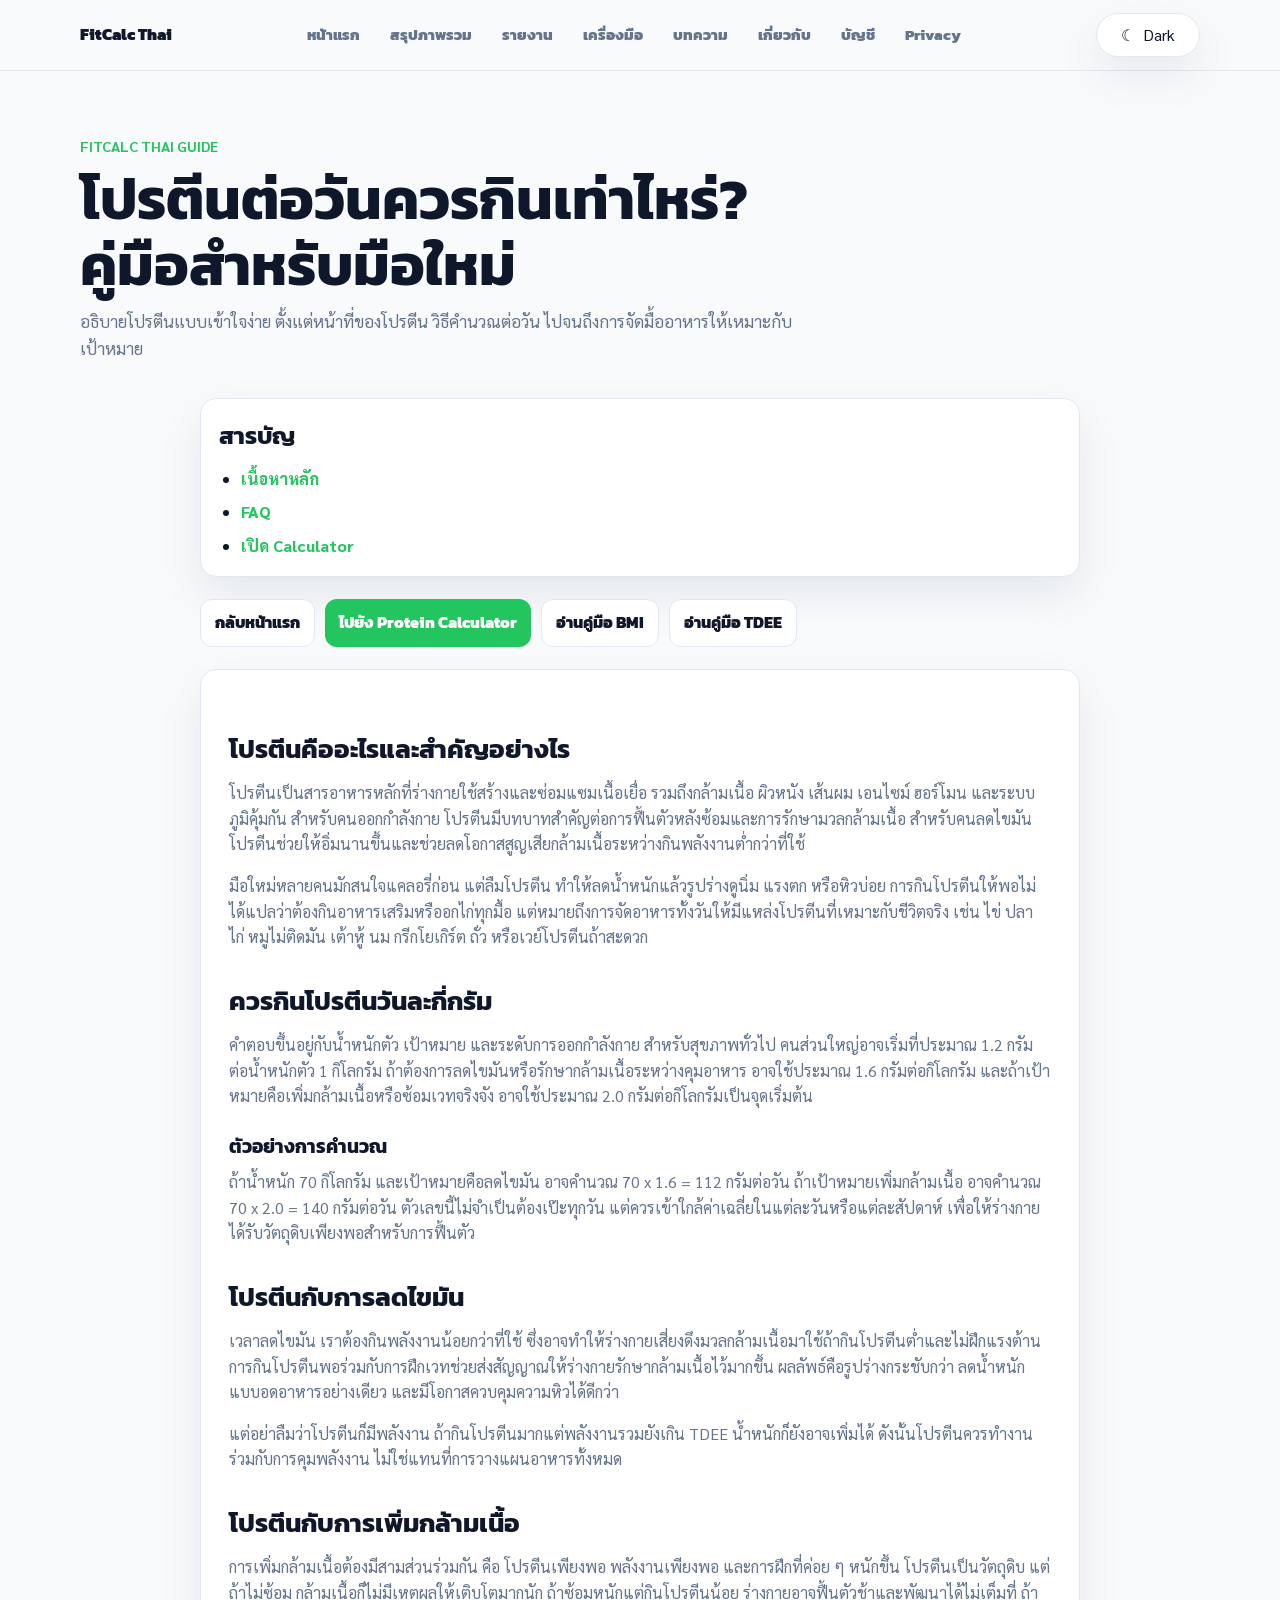
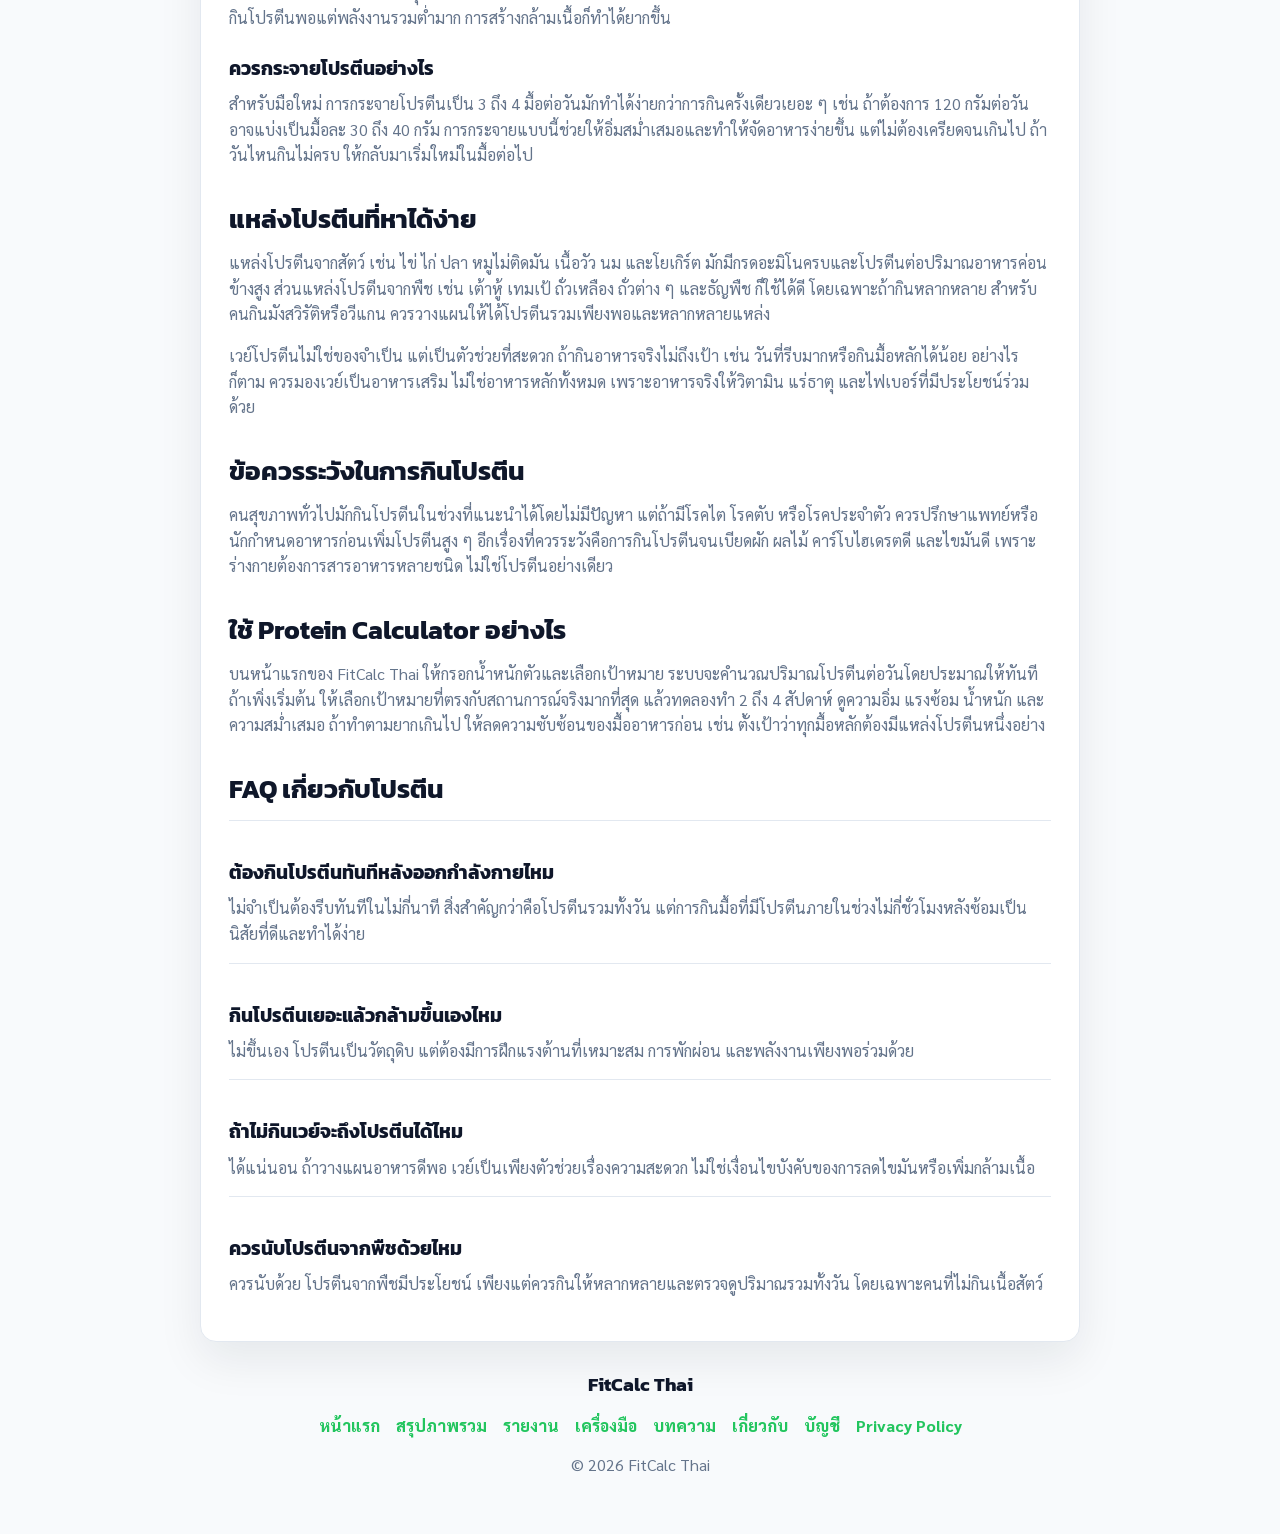
<file: protein-guide.html>
﻿<!DOCTYPE html>
<html lang="th">
<head>
  <meta charset="UTF-8">
  <meta name="viewport" content="width=device-width, initial-scale=1.0">
  <title>โปรตีนต่อวันควรกินเท่าไหร่? คู่มือสำหรับมือใหม่ | FitCalc Thai</title>
  <meta name="description" content="คู่มือโปรตีนภาษาไทยสำหรับมือใหม่ อธิบายโปรตีนคืออะไร ควรกินกี่กรัมต่อวัน เลือกแหล่งโปรตีนอย่างไร และใช้ Protein Calculator วางแผนได้อย่างไร">
  <meta name="keywords" content="โปรตีน, คำนวณโปรตีน, Protein Calculator, โปรตีนต่อวัน, ลดไขมัน, เพิ่มกล้ามเนื้อ, FitCalc Thai">
  <meta name="author" content="FitCalc Thai">
  <meta name="theme-color" content="#176b87">
  <meta property="og:type" content="article">
  <meta property="og:title" content="โปรตีนต่อวันควรกินเท่าไหร่? คู่มือสำหรับมือใหม่">
  <meta property="og:description" content="เข้าใจโปรตีนแบบง่าย ๆ พร้อมวิธีคำนวณปริมาณต่อวันสำหรับสุขภาพ ลดไขมัน และเพิ่มกล้ามเนื้อ">
  <meta property="og:site_name" content="FitCalc Thai">
  <meta property="og:locale" content="th_TH">
  <script async src="https://www.googletagmanager.com/gtag/js?id=G-XT6JGFNCKM"></script>
  <script>
    window.dataLayer = window.dataLayer || [];
    function gtag(){dataLayer.push(arguments);}
    gtag("js", new Date());
    gtag("config", "G-XT6JGFNCKM");
  </script>
  <link rel="stylesheet" href="style.css">
  <link rel="canonical" href="https://kaescib.github.io/FitCalcThai/protein-guide.html">
  <meta name="google-site-verification" content="6y9c37ViQs0DbVfomYhz56SrQqQdRK6Nkue2IoiEQuY">
</head>
<body>
  <nav class="site-nav" aria-label="เมนูหลัก">
    <div class="nav-inner">
      <a class="nav-brand" href="index.html">FitCalc Thai</a>
      <div class="nav-links">
        <a href="index.html">หน้าแรก</a>
        <a href="summary.html">สรุปภาพรวม</a>
<a href="insights.html">รายงาน</a>
<details class="nav-dropdown">
          <summary>เครื่องมือ</summary>
          <div class="dropdown-menu">
            <a href="calculators.html">เครื่องคำนวณ</a>
            <a href="calculators.html#bmiCalculator">BMI Calculator</a>
            <a href="calculators.html#tdeeCalculator">TDEE Calculator</a>
            <a href="calculators.html#proteinCalculator">Protein Calculator</a>
            <a href="calculators.html#macroCalculator">Macro Calculator</a>
            <a href="calculators.html#oneRmCalculator">1RM Calculator</a>
            <a href="index.html#weightTrackerForm">Weight Tracker</a>
            <a href="workout-tracker.html">Workout Tracker</a>
          </div>
        </details>
        <details class="nav-dropdown">
          <summary>บทความ</summary>
          <div class="dropdown-menu">
            <a href="bmi-guide.html">BMI Guide</a>
            <a href="tdee-guide.html">TDEE Guide</a>
            <a href="protein-guide.html">Protein Guide</a>
            <a href="gain-muscle-guide.html">Gain Muscle Guide</a>
            <a href="lose-fat-guide.html">Lose Fat Guide</a>
            <a href="progressive-overload-guide.html">Progressive Overload Guide</a>
          </div>
        </details>
        <a href="about.html">เกี่ยวกับ</a>
        <a href="auth.html">บัญชี</a>
        <a href="privacy-policy.html">Privacy</a>
      </div>
      <button class="theme-toggle" id="themeToggle" type="button" aria-label="สลับโหมดมืดและสว่าง">
        <span id="themeIcon">☾</span>
        <span id="themeText">Dark</span>
      </button>
    </div>
  </nav>
<header class="site-header">
    <div>
      <p class="eyebrow">FitCalc Thai Guide</p>
      <h1>โปรตีนต่อวันควรกินเท่าไหร่? คู่มือสำหรับมือใหม่</h1>
      <p class="intro">อธิบายโปรตีนแบบเข้าใจง่าย ตั้งแต่หน้าที่ของโปรตีน วิธีคำนวณต่อวัน ไปจนถึงการจัดมื้ออาหารให้เหมาะกับเป้าหมาย</p>
    </div>
  </header>

  <main class="article-layout">
        <section class="article-toc" aria-label="สารบัญบทความ">
      <h2>สารบัญ</h2>
      <ul>
        <li><a href="#article-content">เนื้อหาหลัก</a></li>
        <li><a href="#article-faq">FAQ</a></li>
        <li><a href="#calculator-cta">เปิด Calculator</a></li>
      </ul>
    </section>
<nav class="guide-nav" id="calculator-cta" aria-label="ลิงก์ภายในเว็บไซต์">
      <a class="guide-link" href="index.html">กลับหน้าแรก</a>
      <a class="calculator-link" href="calculators.html#proteinCalculator">ไปยัง Protein Calculator</a>
      <a class="guide-link" href="bmi-guide.html">อ่านคู่มือ BMI</a>
      <a class="guide-link" href="tdee-guide.html">อ่านคู่มือ TDEE</a>
    </nav>

    <article class="article-card" id="article-content">
      <h2>โปรตีนคืออะไรและสำคัญอย่างไร</h2>
      <p>โปรตีนเป็นสารอาหารหลักที่ร่างกายใช้สร้างและซ่อมแซมเนื้อเยื่อ รวมถึงกล้ามเนื้อ ผิวหนัง เส้นผม เอนไซม์ ฮอร์โมน และระบบภูมิคุ้มกัน สำหรับคนออกกำลังกาย โปรตีนมีบทบาทสำคัญต่อการฟื้นตัวหลังซ้อมและการรักษามวลกล้ามเนื้อ สำหรับคนลดไขมัน โปรตีนช่วยให้อิ่มนานขึ้นและช่วยลดโอกาสสูญเสียกล้ามเนื้อระหว่างกินพลังงานต่ำกว่าที่ใช้</p>
      <p>มือใหม่หลายคนมักสนใจแคลอรี่ก่อน แต่ลืมโปรตีน ทำให้ลดน้ำหนักแล้วรูปร่างดูนิ่ม แรงตก หรือหิวบ่อย การกินโปรตีนให้พอไม่ได้แปลว่าต้องกินอาหารเสริมหรืออกไก่ทุกมื้อ แต่หมายถึงการจัดอาหารทั้งวันให้มีแหล่งโปรตีนที่เหมาะกับชีวิตจริง เช่น ไข่ ปลา ไก่ หมูไม่ติดมัน เต้าหู้ นม กรีกโยเกิร์ต ถั่ว หรือเวย์โปรตีนถ้าสะดวก</p>

      <h2>ควรกินโปรตีนวันละกี่กรัม</h2>
      <p>คำตอบขึ้นอยู่กับน้ำหนักตัว เป้าหมาย และระดับการออกกำลังกาย สำหรับสุขภาพทั่วไป คนส่วนใหญ่อาจเริ่มที่ประมาณ 1.2 กรัมต่อน้ำหนักตัว 1 กิโลกรัม ถ้าต้องการลดไขมันหรือรักษากล้ามเนื้อระหว่างคุมอาหาร อาจใช้ประมาณ 1.6 กรัมต่อกิโลกรัม และถ้าเป้าหมายคือเพิ่มกล้ามเนื้อหรือซ้อมเวทจริงจัง อาจใช้ประมาณ 2.0 กรัมต่อกิโลกรัมเป็นจุดเริ่มต้น</p>
      <h3>ตัวอย่างการคำนวณ</h3>
      <p>ถ้าน้ำหนัก 70 กิโลกรัม และเป้าหมายคือลดไขมัน อาจคำนวณ 70 x 1.6 = 112 กรัมต่อวัน ถ้าเป้าหมายเพิ่มกล้ามเนื้อ อาจคำนวณ 70 x 2.0 = 140 กรัมต่อวัน ตัวเลขนี้ไม่จำเป็นต้องเป๊ะทุกวัน แต่ควรเข้าใกล้ค่าเฉลี่ยในแต่ละวันหรือแต่ละสัปดาห์ เพื่อให้ร่างกายได้รับวัตถุดิบเพียงพอสำหรับการฟื้นตัว</p>

      <h2>โปรตีนกับการลดไขมัน</h2>
      <p>เวลาลดไขมัน เราต้องกินพลังงานน้อยกว่าที่ใช้ ซึ่งอาจทำให้ร่างกายเสี่ยงดึงมวลกล้ามเนื้อมาใช้ถ้ากินโปรตีนต่ำและไม่ฝึกแรงต้าน การกินโปรตีนพอร่วมกับการฝึกเวทช่วยส่งสัญญาณให้ร่างกายรักษากล้ามเนื้อไว้มากขึ้น ผลลัพธ์คือรูปร่างกระชับกว่า ลดน้ำหนักแบบอดอาหารอย่างเดียว และมีโอกาสควบคุมความหิวได้ดีกว่า</p>
      <p>แต่อย่าลืมว่าโปรตีนก็มีพลังงาน ถ้ากินโปรตีนมากแต่พลังงานรวมยังเกิน TDEE น้ำหนักก็ยังอาจเพิ่มได้ ดังนั้นโปรตีนควรทำงานร่วมกับการคุมพลังงาน ไม่ใช่แทนที่การวางแผนอาหารทั้งหมด</p>

      <h2>โปรตีนกับการเพิ่มกล้ามเนื้อ</h2>
      <p>การเพิ่มกล้ามเนื้อต้องมีสามส่วนร่วมกัน คือ โปรตีนเพียงพอ พลังงานเพียงพอ และการฝึกที่ค่อย ๆ หนักขึ้น โปรตีนเป็นวัตถุดิบ แต่ถ้าไม่ซ้อม กล้ามเนื้อก็ไม่มีเหตุผลให้เติบโตมากนัก ถ้าซ้อมหนักแต่กินโปรตีนน้อย ร่างกายอาจฟื้นตัวช้าและพัฒนาได้ไม่เต็มที่ ถ้ากินโปรตีนพอแต่พลังงานรวมต่ำมาก การสร้างกล้ามเนื้อก็ทำได้ยากขึ้น</p>
      <h3>ควรกระจายโปรตีนอย่างไร</h3>
      <p>สำหรับมือใหม่ การกระจายโปรตีนเป็น 3 ถึง 4 มื้อต่อวันมักทำได้ง่ายกว่าการกินครั้งเดียวเยอะ ๆ เช่น ถ้าต้องการ 120 กรัมต่อวัน อาจแบ่งเป็นมื้อละ 30 ถึง 40 กรัม การกระจายแบบนี้ช่วยให้อิ่มสม่ำเสมอและทำให้จัดอาหารง่ายขึ้น แต่ไม่ต้องเครียดจนเกินไป ถ้าวันไหนกินไม่ครบ ให้กลับมาเริ่มใหม่ในมื้อต่อไป</p>

      <h2>แหล่งโปรตีนที่หาได้ง่าย</h2>
      <p>แหล่งโปรตีนจากสัตว์ เช่น ไข่ ไก่ ปลา หมูไม่ติดมัน เนื้อวัว นม และโยเกิร์ต มักมีกรดอะมิโนครบและโปรตีนต่อปริมาณอาหารค่อนข้างสูง ส่วนแหล่งโปรตีนจากพืช เช่น เต้าหู้ เทมเป้ ถั่วเหลือง ถั่วต่าง ๆ และธัญพืช ก็ใช้ได้ดี โดยเฉพาะถ้ากินหลากหลาย สำหรับคนกินมังสวิรัติหรือวีแกน ควรวางแผนให้ได้โปรตีนรวมเพียงพอและหลากหลายแหล่ง</p>
      <p>เวย์โปรตีนไม่ใช่ของจำเป็น แต่เป็นตัวช่วยที่สะดวก ถ้ากินอาหารจริงไม่ถึงเป้า เช่น วันที่รีบมากหรือกินมื้อหลักได้น้อย อย่างไรก็ตาม ควรมองเวย์เป็นอาหารเสริม ไม่ใช่อาหารหลักทั้งหมด เพราะอาหารจริงให้วิตามิน แร่ธาตุ และไฟเบอร์ที่มีประโยชน์ร่วมด้วย</p>

      <h2>ข้อควรระวังในการกินโปรตีน</h2>
      <p>คนสุขภาพทั่วไปมักกินโปรตีนในช่วงที่แนะนำได้โดยไม่มีปัญหา แต่ถ้ามีโรคไต โรคตับ หรือโรคประจำตัว ควรปรึกษาแพทย์หรือนักกำหนดอาหารก่อนเพิ่มโปรตีนสูง ๆ อีกเรื่องที่ควรระวังคือการกินโปรตีนจนเบียดผัก ผลไม้ คาร์โบไฮเดรตดี และไขมันดี เพราะร่างกายต้องการสารอาหารหลายชนิด ไม่ใช่โปรตีนอย่างเดียว</p>

      <h2>ใช้ Protein Calculator อย่างไร</h2>
      <p>บนหน้าแรกของ FitCalc Thai ให้กรอกน้ำหนักตัวและเลือกเป้าหมาย ระบบจะคำนวณปริมาณโปรตีนต่อวันโดยประมาณให้ทันที ถ้าเพิ่งเริ่มต้น ให้เลือกเป้าหมายที่ตรงกับสถานการณ์จริงมากที่สุด แล้วทดลองทำ 2 ถึง 4 สัปดาห์ ดูความอิ่ม แรงซ้อม น้ำหนัก และความสม่ำเสมอ ถ้าทำตามยากเกินไป ให้ลดความซับซ้อนของมื้ออาหารก่อน เช่น ตั้งเป้าว่าทุกมื้อหลักต้องมีแหล่งโปรตีนหนึ่งอย่าง</p>

      <h2 id="article-faq">FAQ เกี่ยวกับโปรตีน</h2>
      <div class="faq-item">
        <h3>ต้องกินโปรตีนทันทีหลังออกกำลังกายไหม</h3>
        <p>ไม่จำเป็นต้องรีบทันทีในไม่กี่นาที สิ่งสำคัญกว่าคือโปรตีนรวมทั้งวัน แต่การกินมื้อที่มีโปรตีนภายในช่วงไม่กี่ชั่วโมงหลังซ้อมเป็นนิสัยที่ดีและทำได้ง่าย</p>
      </div>
      <div class="faq-item">
        <h3>กินโปรตีนเยอะแล้วกล้ามขึ้นเองไหม</h3>
        <p>ไม่ขึ้นเอง โปรตีนเป็นวัตถุดิบ แต่ต้องมีการฝึกแรงต้านที่เหมาะสม การพักผ่อน และพลังงานเพียงพอร่วมด้วย</p>
      </div>
      <div class="faq-item">
        <h3>ถ้าไม่กินเวย์จะถึงโปรตีนได้ไหม</h3>
        <p>ได้แน่นอน ถ้าวางแผนอาหารดีพอ เวย์เป็นเพียงตัวช่วยเรื่องความสะดวก ไม่ใช่เงื่อนไขบังคับของการลดไขมันหรือเพิ่มกล้ามเนื้อ</p>
      </div>
      <div class="faq-item">
        <h3>ควรนับโปรตีนจากพืชด้วยไหม</h3>
        <p>ควรนับด้วย โปรตีนจากพืชมีประโยชน์ เพียงแต่ควรกินให้หลากหลายและตรวจดูปริมาณรวมทั้งวัน โดยเฉพาะคนที่ไม่กินเนื้อสัตว์</p>
      </div>
    </article>
  </main>

  <footer class="site-footer">
    <strong class="footer-brand">FitCalc Thai</strong>
    <div class="footer-links">
      <a href="index.html">หน้าแรก</a>
      <a href="summary.html">สรุปภาพรวม</a>
<a href="insights.html">รายงาน</a>
<a href="calculators.html#bmiCalculator">เครื่องมือ</a>
      <a href="bmi-guide.html">บทความ</a>
      <a href="about.html">เกี่ยวกับ</a>
      <a href="auth.html">บัญชี</a>
      <a href="privacy-policy.html">Privacy Policy</a>
    </div>
    <p>© 2026 FitCalc Thai</p>
  </footer>
  <script src="script.js" defer></script>
</body>
</html>
</file>
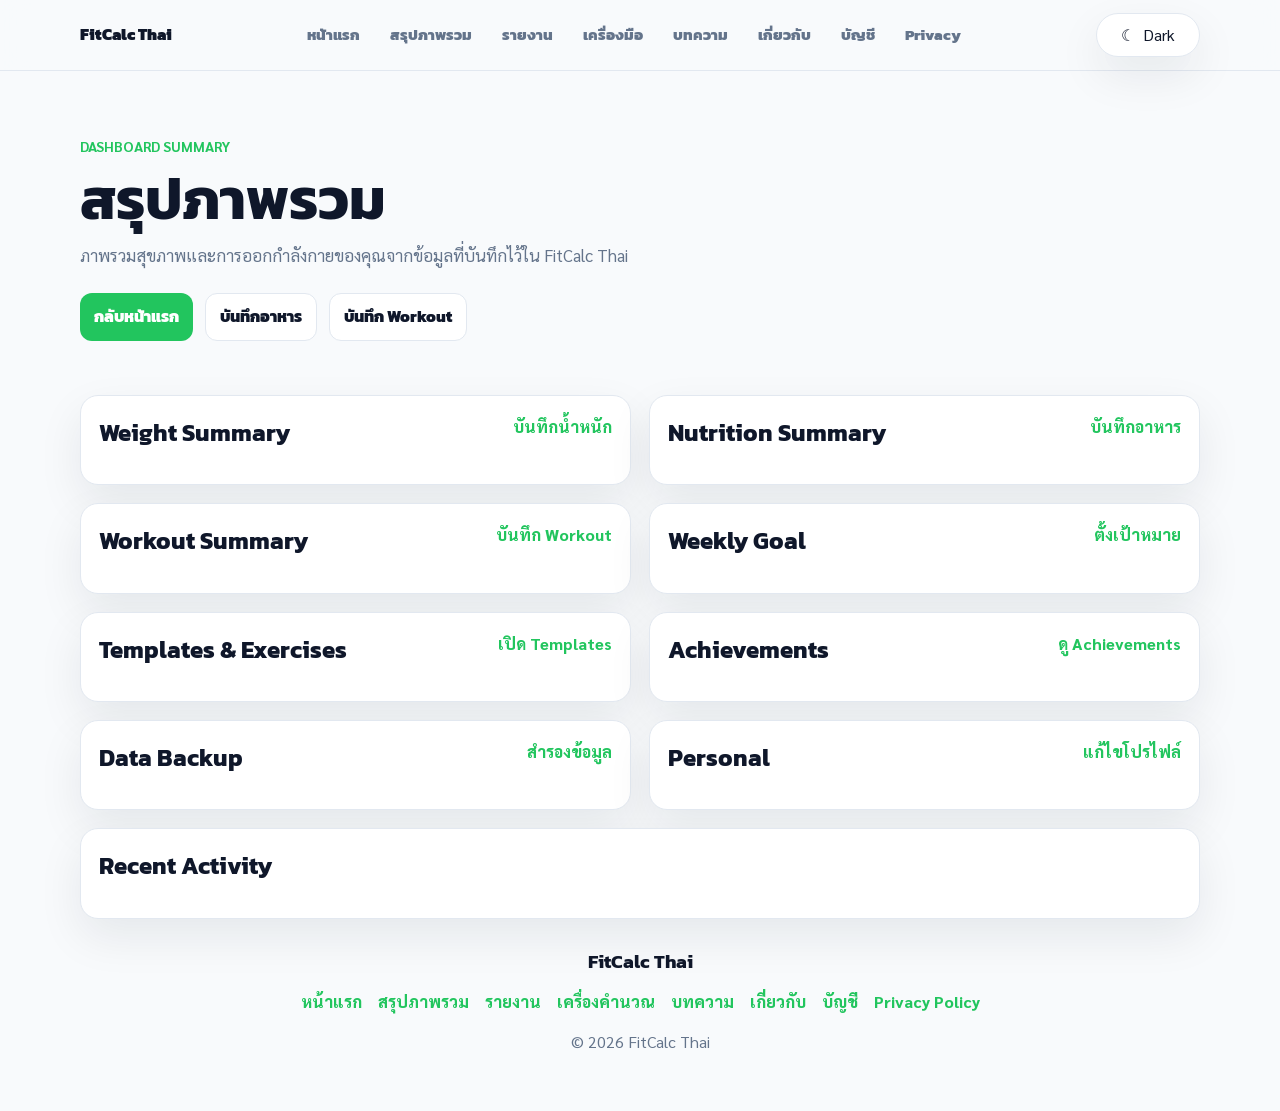
<file: summary.html>
<!DOCTYPE html>
<html lang="th">
<head>
  <meta charset="UTF-8">
  <meta name="viewport" content="width=device-width, initial-scale=1.0">
  <title>FitCalc Thai Summary | สรุปภาพรวม</title>
  <meta name="description" content="สรุปภาพรวม FitCalc Thai สำหรับน้ำหนัก โภชนาการ Workout เป้าหมาย Templates, Achievements และ Backup จากข้อมูลในเครื่องของคุณ">
  <meta name="keywords" content="FitCalc Thai Summary, สรุปสุขภาพ, สรุป workout, สรุปน้ำหนัก, dashboard ฟิตเนส">
  <meta name="author" content="FitCalc Thai">
  <meta name="theme-color" content="#22c55e">
  <meta property="og:type" content="website">
  <meta property="og:title" content="FitCalc Thai Summary | สรุปภาพรวม">
  <meta property="og:description" content="ดูภาพรวมสุขภาพและการออกกำลังกายจากข้อมูล FitCalc Thai ในเครื่องของคุณ">
  <meta property="og:site_name" content="FitCalc Thai">
  <meta property="og:locale" content="th_TH">
  <script async src="https://www.googletagmanager.com/gtag/js?id=G-XT6JGFNCKM"></script>
  <script>
    window.dataLayer = window.dataLayer || [];
    function gtag(){dataLayer.push(arguments);}
    gtag("js", new Date());
    gtag("config", "G-XT6JGFNCKM");
  </script>
  <link rel="stylesheet" href="style.css">
  <link rel="canonical" href="https://kaescib.github.io/FitCalcThai/summary.html">
  <meta name="google-site-verification" content="6y9c37ViQs0DbVfomYhz56SrQqQdRK6Nkue2IoiEQuY">
</head>
<body>
  <nav class="site-nav" aria-label="เมนูหลัก">
    <div class="nav-inner">
      <a class="nav-brand" href="index.html">FitCalc Thai</a>
      <div class="nav-links">
        <a href="index.html">หน้าแรก</a>
       <a href="summary.html">สรุปภาพรวม</a>
 <a href="insights.html">รายงาน</a>
<details class="nav-dropdown">
          <summary>เครื่องมือ</summary>
          <div class="dropdown-menu">
            <a href="calculators.html">เครื่องคำนวณ</a>
            <a href="calculators.html#bmiCalculator">BMI Calculator</a>
            <a href="calculators.html#tdeeCalculator">TDEE Calculator</a>
            <a href="calculators.html#proteinCalculator">Protein Calculator</a>
            <a href="calculators.html#macroCalculator">Macro Calculator</a>
            <a href="calculators.html#oneRmCalculator">1RM Calculator</a>
            <a href="index.html#weightTrackerSection">Weight Tracker</a>
            <a href="workout-tracker.html">Workout Tracker</a>
          </div>
        </details>
        <details class="nav-dropdown">
          <summary>บทความ</summary>
          <div class="dropdown-menu">
            <a href="bmi-guide.html">BMI Guide</a>
            <a href="tdee-guide.html">TDEE Guide</a>
            <a href="protein-guide.html">Protein Guide</a>
            <a href="gain-muscle-guide.html">Gain Muscle Guide</a>
            <a href="lose-fat-guide.html">Lose Fat Guide</a>
            <a href="progressive-overload-guide.html">Progressive Overload Guide</a>
          </div>
        </details>
        <a href="about.html">เกี่ยวกับ</a>
        <a href="auth.html">บัญชี</a>
        <a href="privacy-policy.html">Privacy</a>
      </div>
      <button class="theme-toggle" id="themeToggle" type="button" aria-label="สลับโหมดมืดและสว่าง">
        <span id="themeIcon">☾</span>
        <span id="themeText">Dark</span>
      </button>
    </div>
  </nav>

  <header class="site-header summary-page-header">
    <div>
      <p class="eyebrow">Dashboard Summary</p>
      <h1>สรุปภาพรวม</h1>
      <p class="intro">ภาพรวมสุขภาพและการออกกำลังกายของคุณจากข้อมูลที่บันทึกไว้ใน FitCalc Thai</p>
      <div class="hero-actions" aria-label="ลิงก์กลับไปใช้งาน">
        <a class="calculator-link" href="index.html">กลับหน้าแรก</a>
        <a class="guide-link" href="index.html#nutritionTrackingSection">บันทึกอาหาร</a>
        <a class="guide-link" href="workout-tracker.html#workoutTrackerSection">บันทึก Workout</a>
      </div>
    </div>
  </header>

  <main class="summary-page-layout">
    <section class="summary-overview-grid" id="summaryOverviewGroups" aria-live="polite"></section>

    <section class="summary-section-card">
      <div class="summary-section-header">
        <h2>Weight Summary</h2>
        <a href="index.html#weightTrackerSection">บันทึกน้ำหนัก</a>
      </div>
      <div id="dashboardWeightSummary" aria-live="polite"></div>
    </section>

    <section class="summary-section-card">
      <div class="summary-section-header">
        <h2>Nutrition Summary</h2>
        <a href="index.html#nutritionTrackingSection">บันทึกอาหาร</a>
      </div>
      <div id="dashboardNutritionSummary" aria-live="polite"></div>
    </section>

    <section class="summary-section-card">
      <div class="summary-section-header">
        <h2>Workout Summary</h2>
        <a href="workout-tracker.html#workoutTrackerSection">บันทึก Workout</a>
      </div>
      <div id="dashboardWorkoutSummary" aria-live="polite"></div>
    </section>

    <section class="summary-section-card">
      <div class="summary-section-header">
        <h2>Weekly Goal</h2>
        <a href="workout-tracker.html#weeklyGoalSection">ตั้งเป้าหมาย</a>
      </div>
      <div id="dashboardWeeklyGoal" aria-live="polite"></div>
    </section>

    <section class="summary-section-card">
      <div class="summary-section-header">
        <h2>Templates & Exercises</h2>
        <a href="workout-tracker.html#workoutTemplatesSection">เปิด Templates</a>
      </div>
      <div id="dashboardLibrarySummary" aria-live="polite"></div>
    </section>

    <section class="summary-section-card">
      <div class="summary-section-header">
        <h2>Achievements</h2>
        <a href="index.html#achievementsSection">ดู Achievements</a>
      </div>
      <div id="dashboardAchievementSummary" aria-live="polite"></div>
    </section>

    <section class="summary-section-card">
      <div class="summary-section-header">
        <h2>Data Backup</h2>
        <a href="index.html#dataBackupSection">สำรองข้อมูล</a>
      </div>
      <div id="dashboardBackupSummary" aria-live="polite"></div>
    </section>

    <section class="summary-section-card">
      <div class="summary-section-header">
        <h2>Personal</h2>
        <a href="index.html#userProfileSection">แก้ไขโปรไฟล์</a>
      </div>
      <div id="dashboardProfileSummary" aria-live="polite"></div>
    </section>

    <section class="summary-section-card summary-wide-card">
      <div class="summary-section-header">
        <h2>Recent Activity</h2>
      </div>
      <div id="dashboardRecentActivity" aria-live="polite"></div>
    </section>
  </main>

  <footer class="site-footer">
    <strong class="footer-brand">FitCalc Thai</strong>
    <div class="footer-links">
      <a href="index.html">หน้าแรก</a>
     <a href="summary.html">สรุปภาพรวม</a>
 <a href="insights.html">รายงาน</a>
<a href="calculators.html">เครื่องคำนวณ</a>
      <a href="bmi-guide.html">บทความ</a>
      <a href="about.html">เกี่ยวกับ</a>
      <a href="auth.html">บัญชี</a>
      <a href="privacy-policy.html">Privacy Policy</a>
    </div>
    <p>© 2026 FitCalc Thai</p>
  </footer>

  <script src="script.js?v=summary-page1" defer></script>
</body>
</html>
</file>
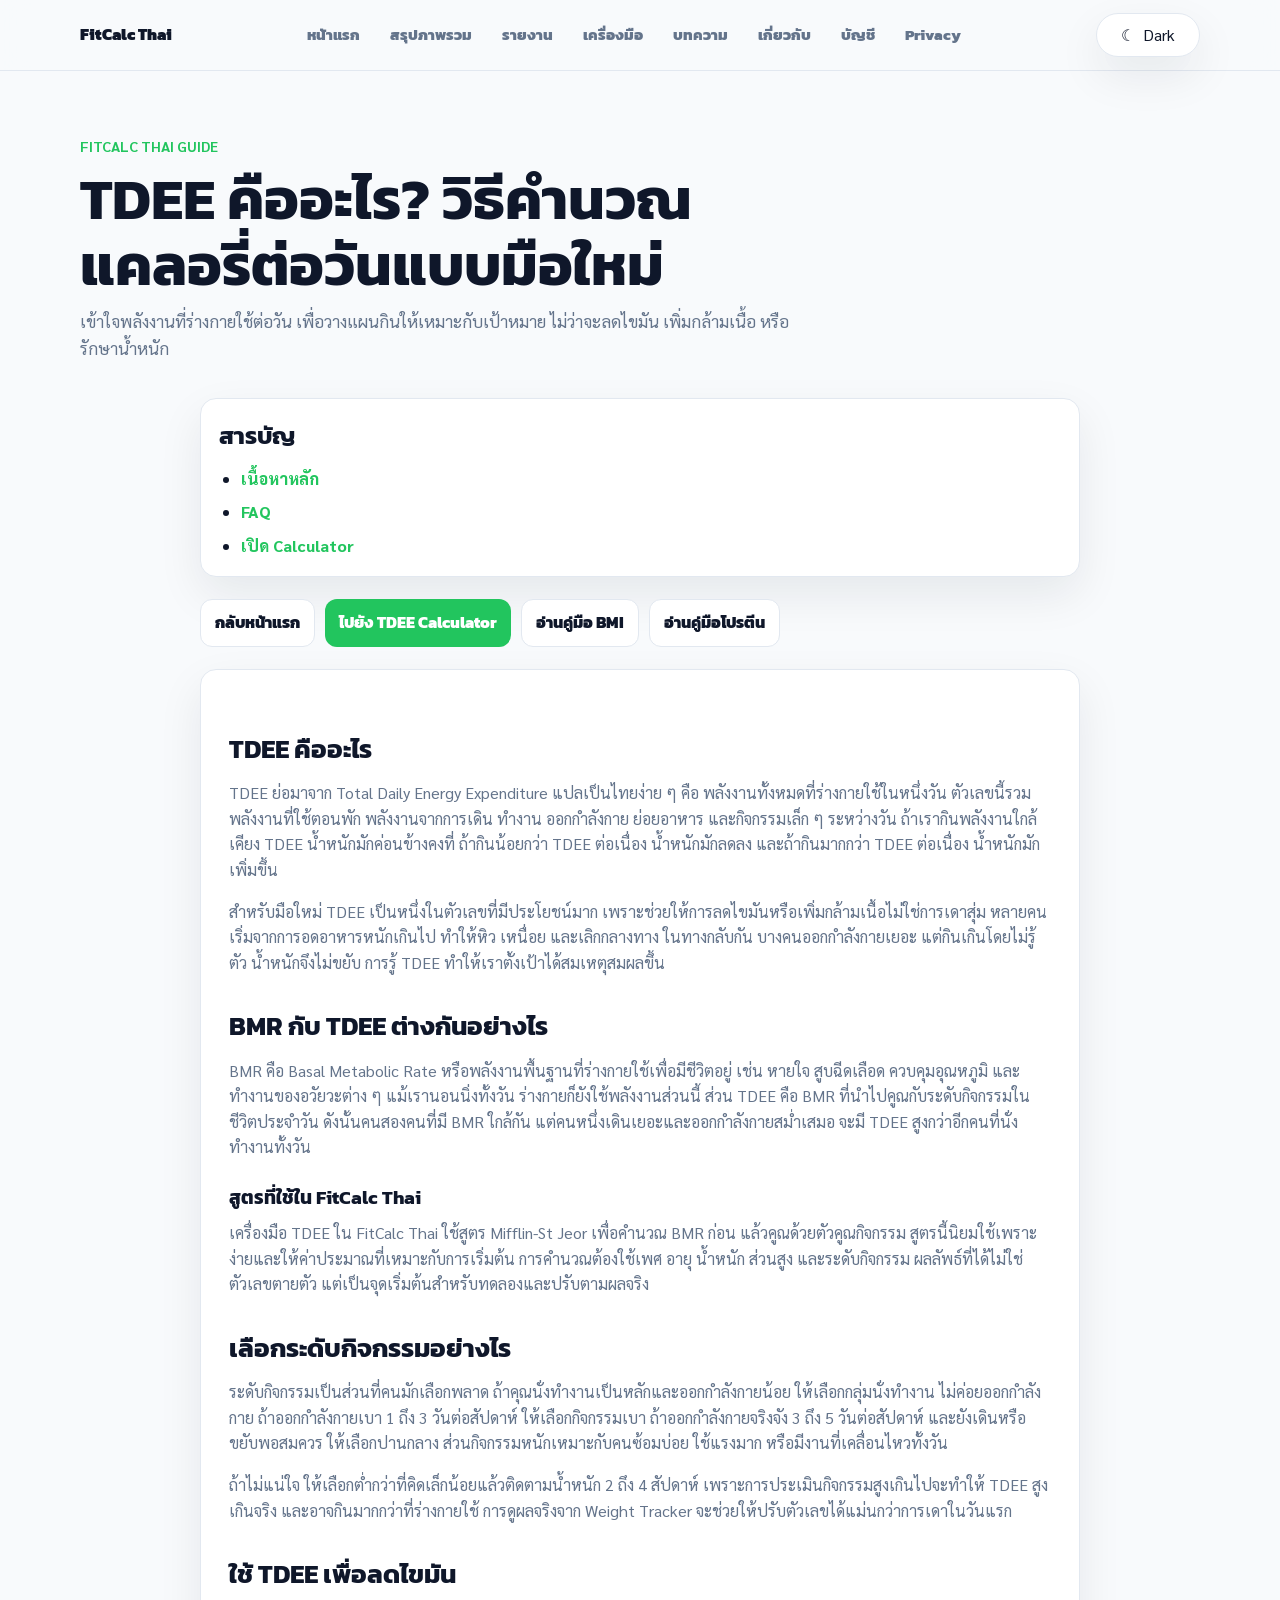
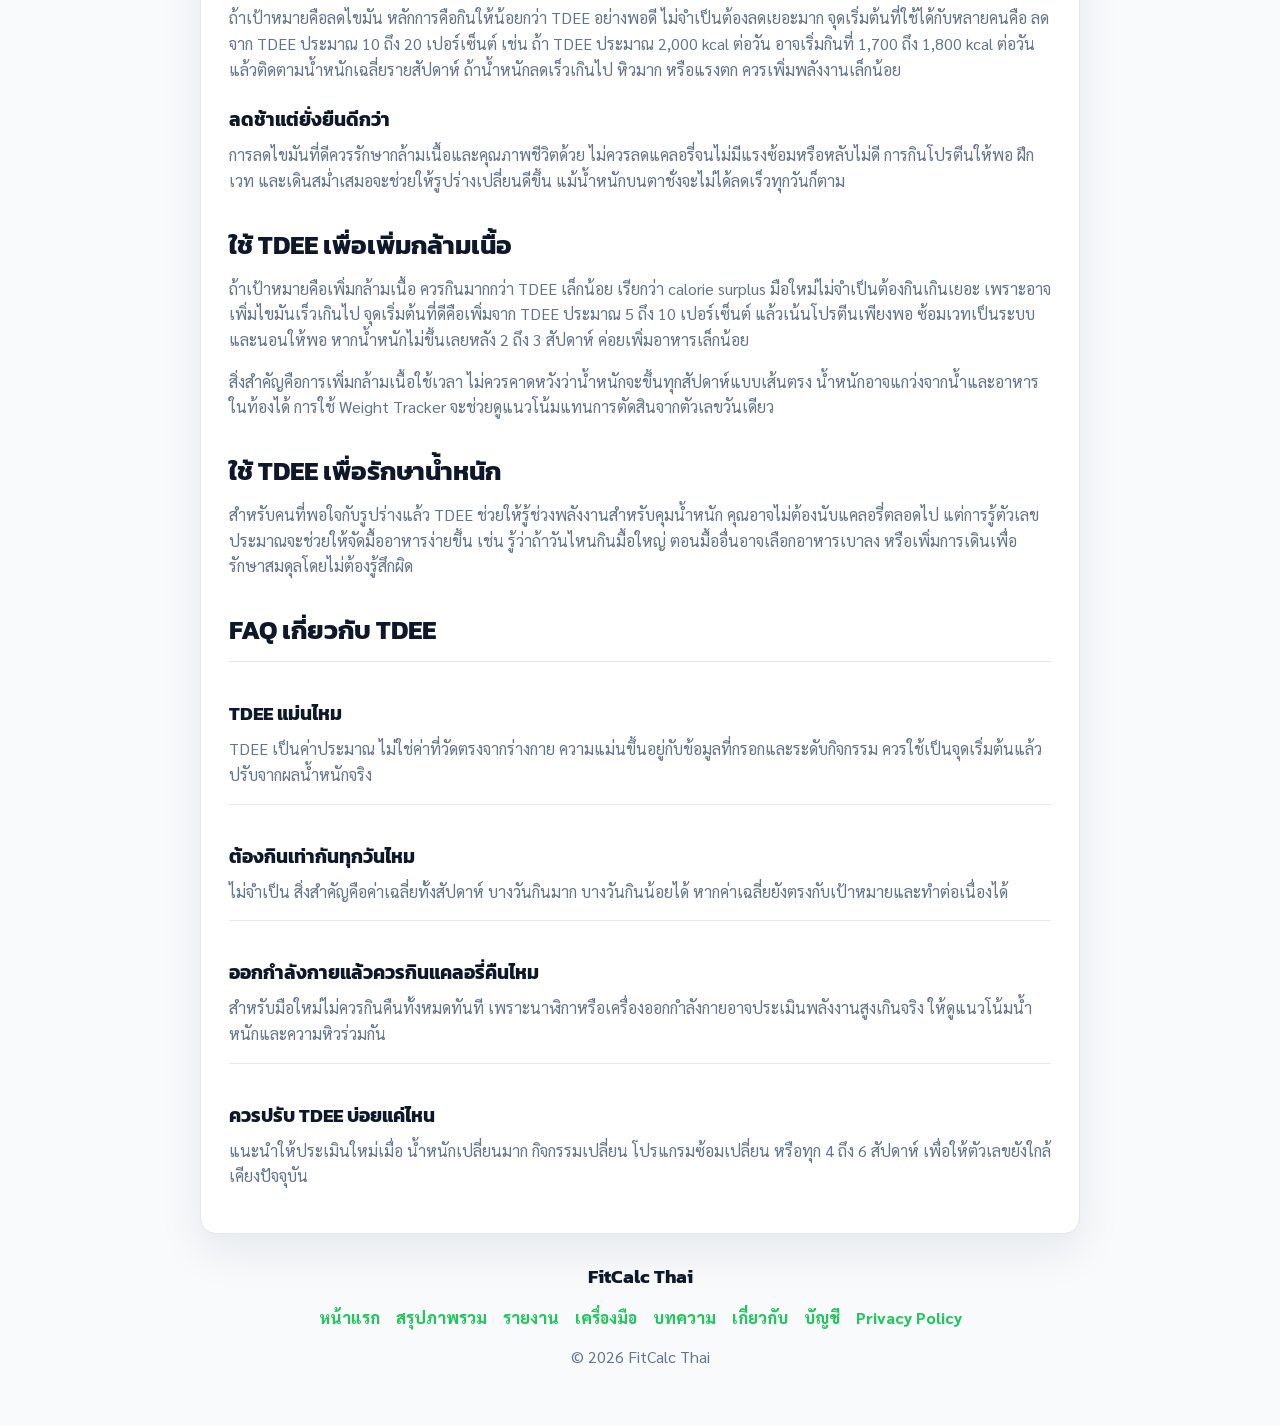
<file: tdee-guide.html>
﻿<!DOCTYPE html>
<html lang="th">
<head>
  <meta charset="UTF-8">
  <meta name="viewport" content="width=device-width, initial-scale=1.0">
  <title>TDEE คืออะไร? วิธีคำนวณแคลอรี่ต่อวันแบบมือใหม่ | FitCalc Thai</title>
  <meta name="description" content="คู่มือ TDEE ภาษาไทย อธิบาย BMR, TDEE, ระดับกิจกรรม และวิธีใช้แคลอรี่ต่อวันเพื่อ ลดไขมัน เพิ่มกล้ามเนื้อ หรือคุมน้ำหนัก">
  <meta name="keywords" content="TDEE, BMR, คำนวณ TDEE, แคลอรี่ต่อวัน, ลดไขมัน, เพิ่มกล้ามเนื้อ, TDEE Calculator, FitCalc Thai">
  <meta name="author" content="FitCalc Thai">
  <meta name="theme-color" content="#176b87">
  <meta property="og:type" content="article">
  <meta property="og:title" content="TDEE คืออะไร? วิธีคำนวณแคลอรี่ต่อวันแบบมือใหม่">
  <meta property="og:description" content="เข้าใจ TDEE และการใช้แคลอรี่ต่อวันเพื่อวางแผนลดไขมัน เพิ่มกล้ามเนื้อ และดูแลสุขภาพ">
  <meta property="og:site_name" content="FitCalc Thai">
  <meta property="og:locale" content="th_TH">
  <script async src="https://www.googletagmanager.com/gtag/js?id=G-XT6JGFNCKM"></script>
  <script>
    window.dataLayer = window.dataLayer || [];
    function gtag(){dataLayer.push(arguments);}
    gtag("js", new Date());
    gtag("config", "G-XT6JGFNCKM");
  </script>
  <link rel="stylesheet" href="style.css">
  <link rel="canonical" href="https://kaescib.github.io/FitCalcThai/tdee-guide.html">
  <meta name="google-site-verification" content="6y9c37ViQs0DbVfomYhz56SrQqQdRK6Nkue2IoiEQuY">
</head>
<body>
  <nav class="site-nav" aria-label="เมนูหลัก">
    <div class="nav-inner">
      <a class="nav-brand" href="index.html">FitCalc Thai</a>
      <div class="nav-links">
        <a href="index.html">หน้าแรก</a>
        <a href="summary.html">สรุปภาพรวม</a>
<a href="insights.html">รายงาน</a>
<details class="nav-dropdown">
          <summary>เครื่องมือ</summary>
          <div class="dropdown-menu">
            <a href="calculators.html">เครื่องคำนวณ</a>
            <a href="calculators.html#bmiCalculator">BMI Calculator</a>
            <a href="calculators.html#tdeeCalculator">TDEE Calculator</a>
            <a href="calculators.html#proteinCalculator">Protein Calculator</a>
            <a href="calculators.html#macroCalculator">Macro Calculator</a>
            <a href="calculators.html#oneRmCalculator">1RM Calculator</a>
            <a href="index.html#weightTrackerForm">Weight Tracker</a>
            <a href="workout-tracker.html">Workout Tracker</a>
          </div>
        </details>
        <details class="nav-dropdown">
          <summary>บทความ</summary>
          <div class="dropdown-menu">
            <a href="bmi-guide.html">BMI Guide</a>
            <a href="tdee-guide.html">TDEE Guide</a>
            <a href="protein-guide.html">Protein Guide</a>
            <a href="gain-muscle-guide.html">Gain Muscle Guide</a>
            <a href="lose-fat-guide.html">Lose Fat Guide</a>
            <a href="progressive-overload-guide.html">Progressive Overload Guide</a>
          </div>
        </details>
        <a href="about.html">เกี่ยวกับ</a>
        <a href="auth.html">บัญชี</a>
        <a href="privacy-policy.html">Privacy</a>
      </div>
      <button class="theme-toggle" id="themeToggle" type="button" aria-label="สลับโหมดมืดและสว่าง">
        <span id="themeIcon">☾</span>
        <span id="themeText">Dark</span>
      </button>
    </div>
  </nav>
<header class="site-header">
    <div>
      <p class="eyebrow">FitCalc Thai Guide</p>
      <h1>TDEE คืออะไร? วิธีคำนวณแคลอรี่ต่อวันแบบมือใหม่</h1>
      <p class="intro">เข้าใจพลังงานที่ร่างกายใช้ต่อวัน เพื่อวางแผนกินให้เหมาะกับเป้าหมาย ไม่ว่าจะลดไขมัน เพิ่มกล้ามเนื้อ หรือรักษาน้ำหนัก</p>
    </div>
  </header>

  <main class="article-layout">
        <section class="article-toc" aria-label="สารบัญบทความ">
      <h2>สารบัญ</h2>
      <ul>
        <li><a href="#article-content">เนื้อหาหลัก</a></li>
        <li><a href="#article-faq">FAQ</a></li>
        <li><a href="#calculator-cta">เปิด Calculator</a></li>
      </ul>
    </section>
<nav class="guide-nav" id="calculator-cta" aria-label="ลิงก์ภายในเว็บไซต์">
      <a class="guide-link" href="index.html">กลับหน้าแรก</a>
      <a class="calculator-link" href="calculators.html#tdeeCalculator">ไปยัง TDEE Calculator</a>
      <a class="guide-link" href="bmi-guide.html">อ่านคู่มือ BMI</a>
      <a class="guide-link" href="protein-guide.html">อ่านคู่มือโปรตีน</a>
    </nav>

    <article class="article-card" id="article-content">
      <h2>TDEE คืออะไร</h2>
      <p>TDEE ย่อมาจาก Total Daily Energy Expenditure แปลเป็นไทยง่าย ๆ คือ พลังงานทั้งหมดที่ร่างกายใช้ในหนึ่งวัน ตัวเลขนี้รวมพลังงานที่ใช้ตอนพัก พลังงานจากการเดิน ทำงาน ออกกำลังกาย ย่อยอาหาร และกิจกรรมเล็ก ๆ ระหว่างวัน ถ้าเรากินพลังงานใกล้เคียง TDEE น้ำหนักมักค่อนข้างคงที่ ถ้ากินน้อยกว่า TDEE ต่อเนื่อง น้ำหนักมักลดลง และถ้ากินมากกว่า TDEE ต่อเนื่อง น้ำหนักมักเพิ่มขึ้น</p>
      <p>สำหรับมือใหม่ TDEE เป็นหนึ่งในตัวเลขที่มีประโยชน์มาก เพราะช่วยให้การลดไขมันหรือเพิ่มกล้ามเนื้อไม่ใช่การเดาสุ่ม หลายคนเริ่มจากการอดอาหารหนักเกินไป ทำให้หิว เหนื่อย และเลิกกลางทาง ในทางกลับกัน บางคนออกกำลังกายเยอะ แต่กินเกินโดยไม่รู้ตัว น้ำหนักจึงไม่ขยับ การรู้ TDEE ทำให้เราตั้งเป้าได้สมเหตุสมผลขึ้น</p>

      <h2>BMR กับ TDEE ต่างกันอย่างไร</h2>
      <p>BMR คือ Basal Metabolic Rate หรือพลังงานพื้นฐานที่ร่างกายใช้เพื่อมีชีวิตอยู่ เช่น หายใจ สูบฉีดเลือด ควบคุมอุณหภูมิ และทำงานของอวัยวะต่าง ๆ แม้เรานอนนิ่งทั้งวัน ร่างกายก็ยังใช้พลังงานส่วนนี้ ส่วน TDEE คือ BMR ที่นำไปคูณกับระดับกิจกรรมในชีวิตประจำวัน ดังนั้นคนสองคนที่มี BMR ใกล้กัน แต่คนหนึ่งเดินเยอะและออกกำลังกายสม่ำเสมอ จะมี TDEE สูงกว่าอีกคนที่นั่งทำงานทั้งวัน</p>
      <h3>สูตรที่ใช้ใน FitCalc Thai</h3>
      <p>เครื่องมือ TDEE ใน FitCalc Thai ใช้สูตร Mifflin-St Jeor เพื่อคำนวณ BMR ก่อน แล้วคูณด้วยตัวคูณกิจกรรม สูตรนี้นิยมใช้เพราะง่ายและให้ค่าประมาณที่เหมาะกับการเริ่มต้น การคำนวณต้องใช้เพศ อายุ น้ำหนัก ส่วนสูง และระดับกิจกรรม ผลลัพธ์ที่ได้ไม่ใช่ตัวเลขตายตัว แต่เป็นจุดเริ่มต้นสำหรับทดลองและปรับตามผลจริง</p>

      <h2>เลือกระดับกิจกรรมอย่างไร</h2>
      <p>ระดับกิจกรรมเป็นส่วนที่คนมักเลือกพลาด ถ้าคุณนั่งทำงานเป็นหลักและออกกำลังกายน้อย ให้เลือกกลุ่มนั่งทำงาน ไม่ค่อยออกกำลังกาย ถ้าออกกำลังกายเบา 1 ถึง 3 วันต่อสัปดาห์ ให้เลือกกิจกรรมเบา ถ้าออกกำลังกายจริงจัง 3 ถึง 5 วันต่อสัปดาห์ และยังเดินหรือขยับพอสมควร ให้เลือกปานกลาง ส่วนกิจกรรมหนักเหมาะกับคนซ้อมบ่อย ใช้แรงมาก หรือมีงานที่เคลื่อนไหวทั้งวัน</p>
      <p>ถ้าไม่แน่ใจ ให้เลือกต่ำกว่าที่คิดเล็กน้อยแล้วติดตามน้ำหนัก 2 ถึง 4 สัปดาห์ เพราะการประเมินกิจกรรมสูงเกินไปจะทำให้ TDEE สูงเกินจริง และอาจกินมากกว่าที่ร่างกายใช้ การดูผลจริงจาก Weight Tracker จะช่วยให้ปรับตัวเลขได้แม่นกว่าการเดาในวันแรก</p>

      <h2>ใช้ TDEE เพื่อลดไขมัน</h2>
      <p>ถ้าเป้าหมายคือลดไขมัน หลักการคือกินให้น้อยกว่า TDEE อย่างพอดี ไม่จำเป็นต้องลดเยอะมาก จุดเริ่มต้นที่ใช้ได้กับหลายคนคือ ลดจาก TDEE ประมาณ 10 ถึง 20 เปอร์เซ็นต์ เช่น ถ้า TDEE ประมาณ 2,000 kcal ต่อวัน อาจเริ่มกินที่ 1,700 ถึง 1,800 kcal ต่อวัน แล้วติดตามน้ำหนักเฉลี่ยรายสัปดาห์ ถ้าน้ำหนักลดเร็วเกินไป หิวมาก หรือแรงตก ควรเพิ่มพลังงานเล็กน้อย</p>
      <h3>ลดช้าแต่ยั่งยืนดีกว่า</h3>
      <p>การลดไขมันที่ดีควรรักษากล้ามเนื้อและคุณภาพชีวิตด้วย ไม่ควรลดแคลอรี่จนไม่มีแรงซ้อมหรือหลับไม่ดี การกินโปรตีนให้พอ ฝึกเวท และเดินสม่ำเสมอจะช่วยให้รูปร่างเปลี่ยนดีขึ้น แม้น้ำหนักบนตาชั่งจะไม่ได้ลดเร็วทุกวันก็ตาม</p>

      <h2>ใช้ TDEE เพื่อเพิ่มกล้ามเนื้อ</h2>
      <p>ถ้าเป้าหมายคือเพิ่มกล้ามเนื้อ ควรกินมากกว่า TDEE เล็กน้อย เรียกว่า calorie surplus มือใหม่ไม่จำเป็นต้องกินเกินเยอะ เพราะอาจเพิ่มไขมันเร็วเกินไป จุดเริ่มต้นที่ดีคือเพิ่มจาก TDEE ประมาณ 5 ถึง 10 เปอร์เซ็นต์ แล้วเน้นโปรตีนเพียงพอ ซ้อมเวทเป็นระบบ และนอนให้พอ หากน้ำหนักไม่ขึ้นเลยหลัง 2 ถึง 3 สัปดาห์ ค่อยเพิ่มอาหารเล็กน้อย</p>
      <p>สิ่งสำคัญคือการเพิ่มกล้ามเนื้อใช้เวลา ไม่ควรคาดหวังว่าน้ำหนักจะขึ้นทุกสัปดาห์แบบเส้นตรง น้ำหนักอาจแกว่งจากน้ำและอาหารในท้องได้ การใช้ Weight Tracker จะช่วยดูแนวโน้มแทนการตัดสินจากตัวเลขวันเดียว</p>

      <h2>ใช้ TDEE เพื่อรักษาน้ำหนัก</h2>
      <p>สำหรับคนที่พอใจกับรูปร่างแล้ว TDEE ช่วยให้รู้ช่วงพลังงานสำหรับคุมน้ำหนัก คุณอาจไม่ต้องนับแคลอรี่ตลอดไป แต่การรู้ตัวเลขประมาณจะช่วยให้จัดมื้ออาหารง่ายขึ้น เช่น รู้ว่าถ้าวันไหนกินมื้อใหญ่ ตอนมื้ออื่นอาจเลือกอาหารเบาลง หรือเพิ่มการเดินเพื่อรักษาสมดุลโดยไม่ต้องรู้สึกผิด</p>

      <h2 id="article-faq">FAQ เกี่ยวกับ TDEE</h2>
      <div class="faq-item">
        <h3>TDEE แม่นไหม</h3>
        <p>TDEE เป็นค่าประมาณ ไม่ใช่ค่าที่วัดตรงจากร่างกาย ความแม่นขึ้นอยู่กับข้อมูลที่กรอกและระดับกิจกรรม ควรใช้เป็นจุดเริ่มต้นแล้วปรับจากผลน้ำหนักจริง</p>
      </div>
      <div class="faq-item">
        <h3>ต้องกินเท่ากันทุกวันไหม</h3>
        <p>ไม่จำเป็น สิ่งสำคัญคือค่าเฉลี่ยทั้งสัปดาห์ บางวันกินมาก บางวันกินน้อยได้ หากค่าเฉลี่ยยังตรงกับเป้าหมายและทำต่อเนื่องได้</p>
      </div>
      <div class="faq-item">
        <h3>ออกกำลังกายแล้วควรกินแคลอรี่คืนไหม</h3>
        <p>สำหรับมือใหม่ไม่ควรกินคืนทั้งหมดทันที เพราะนาฬิกาหรือเครื่องออกกำลังกายอาจประเมินพลังงานสูงเกินจริง ให้ดูแนวโน้มน้ำหนักและความหิวร่วมกัน</p>
      </div>
      <div class="faq-item">
        <h3>ควรปรับ TDEE บ่อยแค่ไหน</h3>
        <p>แนะนำให้ประเมินใหม่เมื่อ น้ำหนักเปลี่ยนมาก กิจกรรมเปลี่ยน โปรแกรมซ้อมเปลี่ยน หรือทุก 4 ถึง 6 สัปดาห์ เพื่อให้ตัวเลขยังใกล้เคียงปัจจุบัน</p>
      </div>
    </article>
  </main>

  <footer class="site-footer">
    <strong class="footer-brand">FitCalc Thai</strong>
    <div class="footer-links">
      <a href="index.html">หน้าแรก</a>
      <a href="summary.html">สรุปภาพรวม</a>
<a href="insights.html">รายงาน</a>
<a href="calculators.html#bmiCalculator">เครื่องมือ</a>
      <a href="bmi-guide.html">บทความ</a>
      <a href="about.html">เกี่ยวกับ</a>
      <a href="auth.html">บัญชี</a>
      <a href="privacy-policy.html">Privacy Policy</a>
    </div>
    <p>© 2026 FitCalc Thai</p>
  </footer>
  <script src="script.js" defer></script>
</body>
</html>
</file>
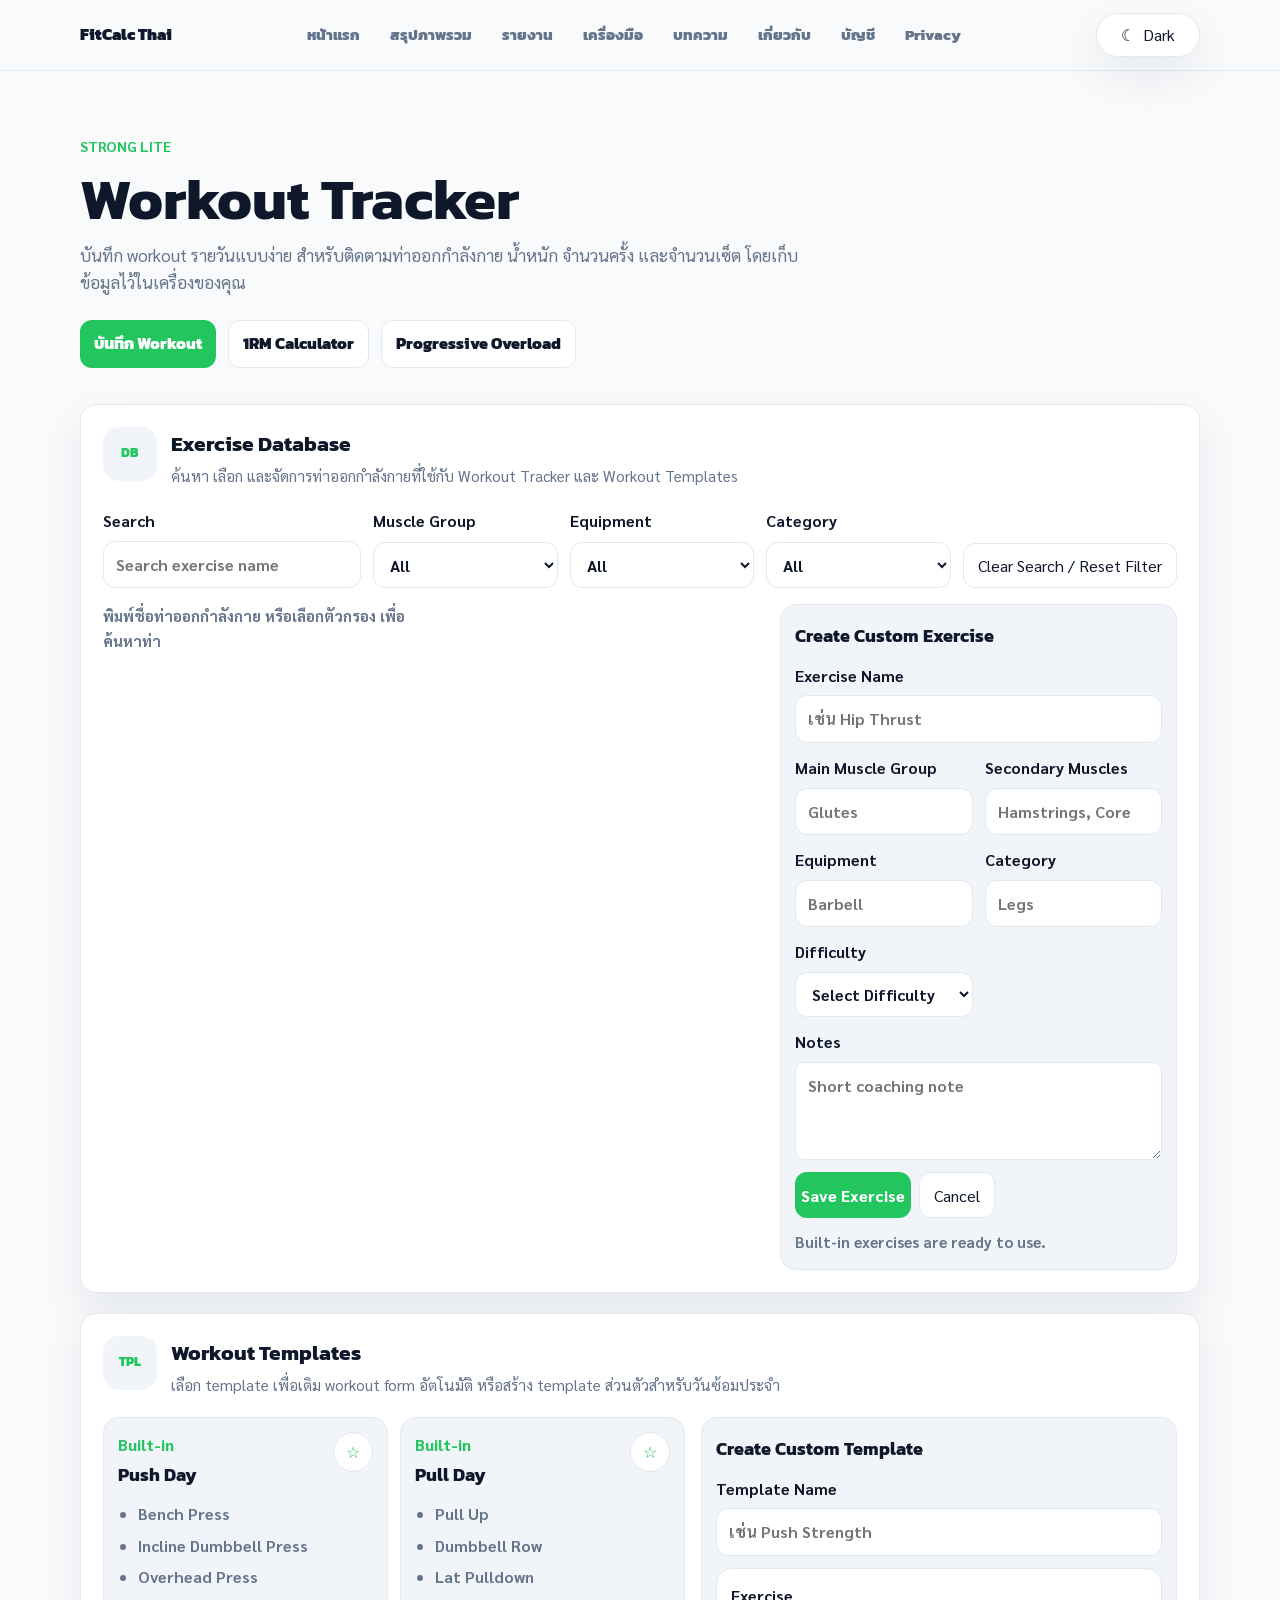
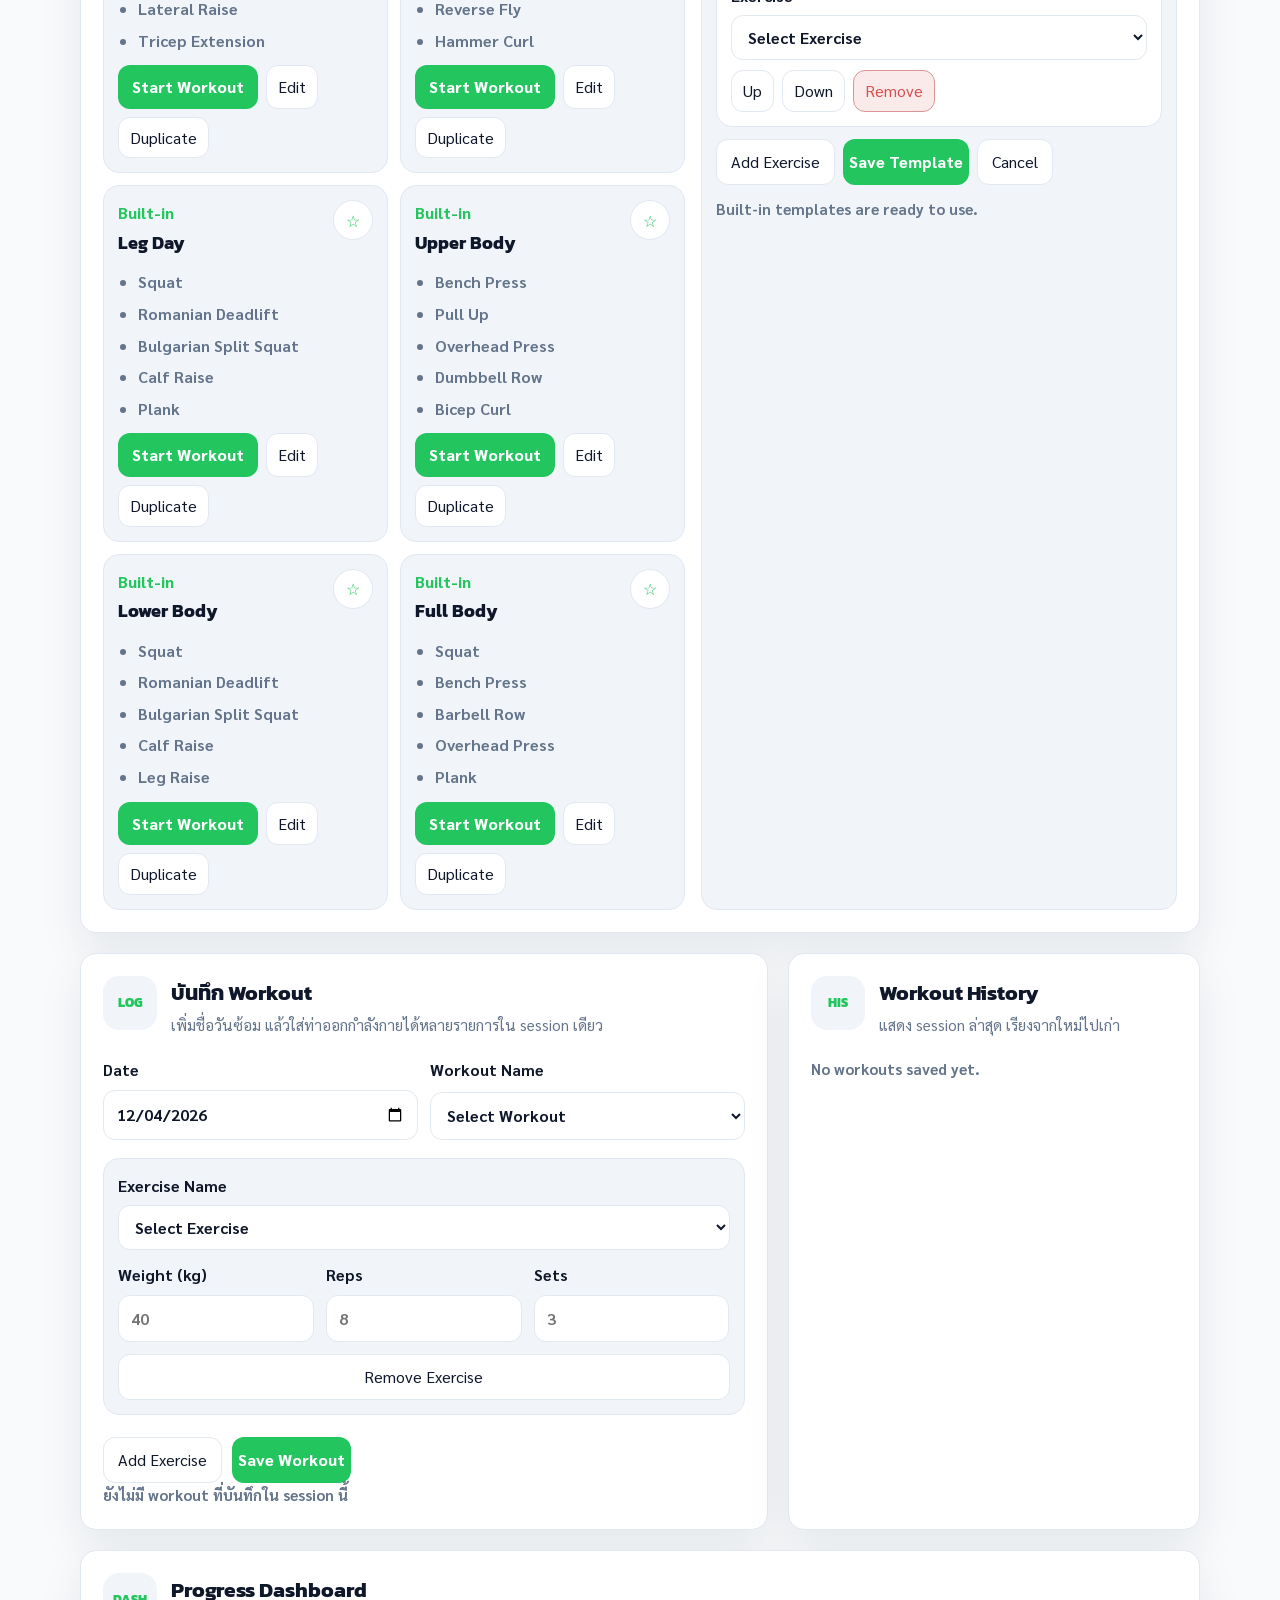
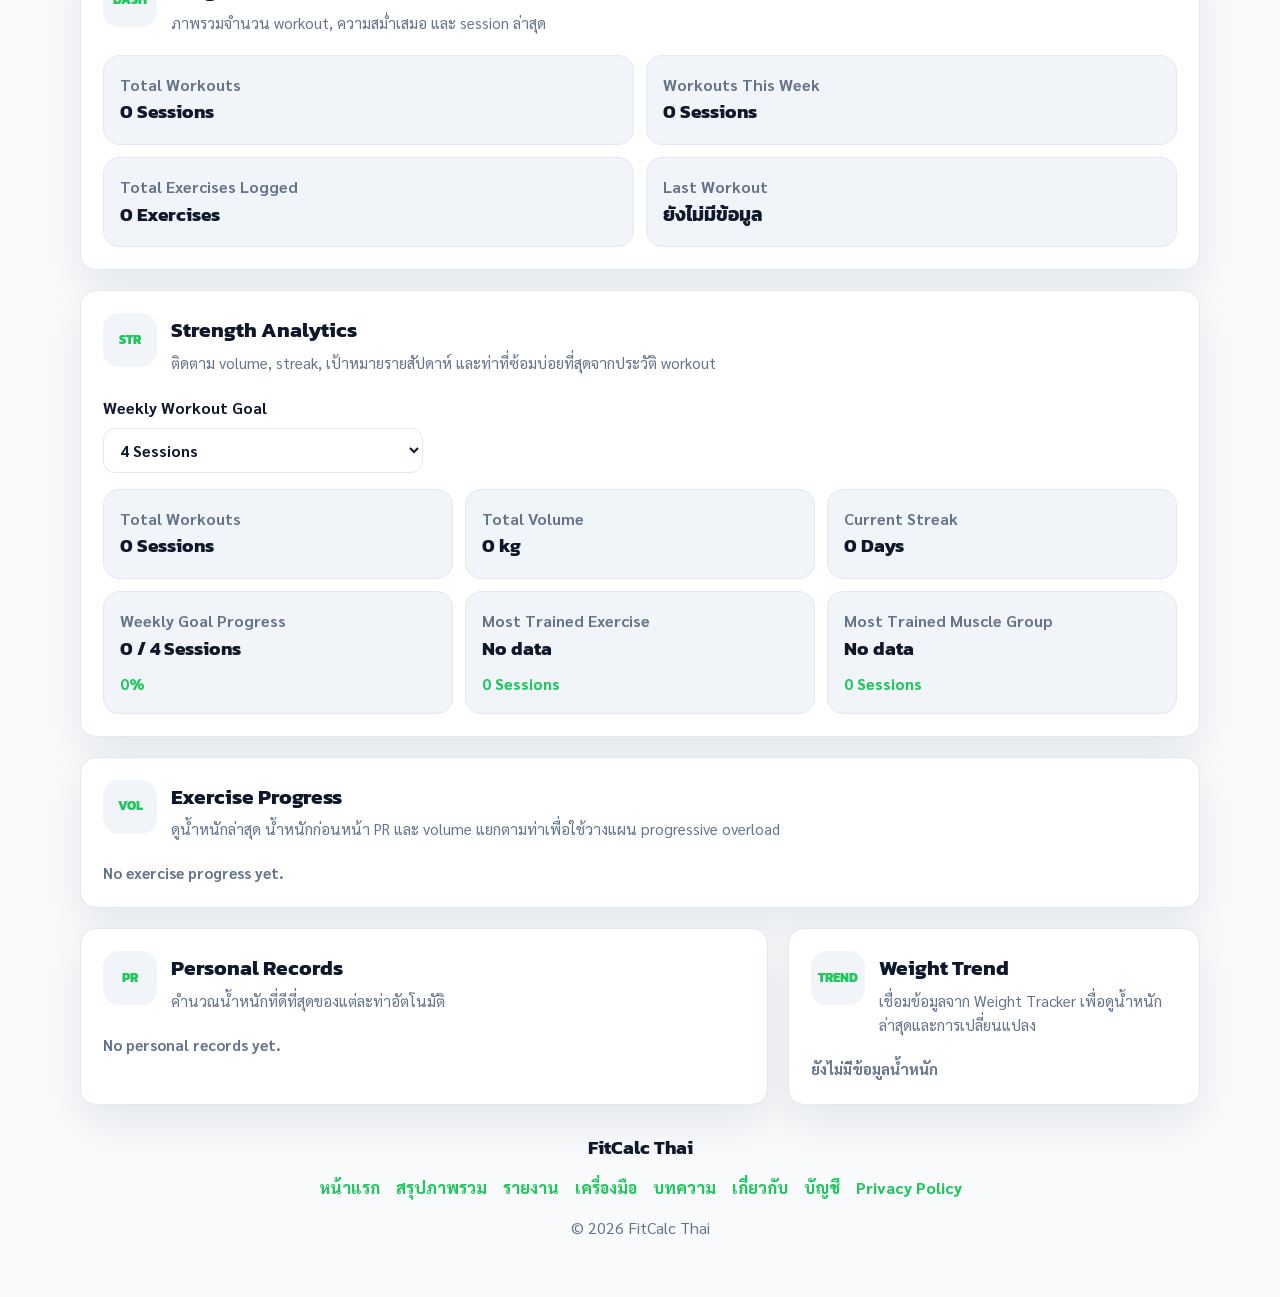
<file: workout-tracker.html>
﻿<!DOCTYPE html>
<html lang="th">
<head>
  <meta charset="UTF-8">
  <meta name="viewport" content="width=device-width, initial-scale=1.0">
  <title>Workout Tracker | FitCalc Thai</title>
  <meta name="description" content="Workout Tracker แบบ Strong Lite สำหรับบันทึกวันซ้อม ชื่อโปรแกรม ท่าออกกำลังกาย น้ำหนัก จำนวนครั้ง และจำนวนเซ็ต ใช้งานฟรี ไม่มี backend และบันทึกในเครื่องด้วย Local Storage">
  <meta name="keywords" content="Workout Tracker, Strong Lite, บันทึกเวทเทรนนิ่ง, บันทึกออกกำลังกาย, FitCalc Thai, workout log">
  <meta name="author" content="FitCalc Thai">
  <meta name="theme-color" content="#22c55e">
  <meta property="og:type" content="website">
  <meta property="og:title" content="Workout Tracker | FitCalc Thai">
  <meta property="og:description" content="บันทึก workout แบบง่ายสำหรับคนเล่นเวท พร้อมประวัติย้อนหลังในเครื่อง">
  <meta property="og:site_name" content="FitCalc Thai">
  <meta property="og:locale" content="th_TH">
  <script async src="https://www.googletagmanager.com/gtag/js?id=G-XT6JGFNCKM"></script>
  <script>
    window.dataLayer = window.dataLayer || [];
    function gtag(){dataLayer.push(arguments);}
    gtag("js", new Date());
    gtag("config", "G-XT6JGFNCKM");
  </script>
  <link rel="stylesheet" href="style.css">
  <link rel="canonical" href="https://kaescib.github.io/FitCalcThai/workout-tracker.html">
  <meta name="google-site-verification" content="6y9c37ViQs0DbVfomYhz56SrQqQdRK6Nkue2IoiEQuY">
</head>
<body>
  <nav class="site-nav" aria-label="เมนูหลัก">
    <div class="nav-inner">
      <a class="nav-brand" href="index.html">FitCalc Thai</a>
      <div class="nav-links">
        <a href="index.html">หน้าแรก</a>
        <a href="summary.html">สรุปภาพรวม</a>
<a href="insights.html">รายงาน</a>
<details class="nav-dropdown">
          <summary>เครื่องมือ</summary>
          <div class="dropdown-menu">
            <a href="calculators.html">เครื่องคำนวณ</a>
            <a href="calculators.html#bmiCalculator">BMI Calculator</a>
            <a href="calculators.html#tdeeCalculator">TDEE Calculator</a>
            <a href="calculators.html#proteinCalculator">Protein Calculator</a>
            <a href="calculators.html#macroCalculator">Macro Calculator</a>
            <a href="calculators.html#oneRmCalculator">1RM Calculator</a>
            <a href="index.html#weightTrackerForm">Weight Tracker</a>
            <a href="workout-tracker.html">Workout Tracker</a>
          </div>
        </details>
        <details class="nav-dropdown">
          <summary>บทความ</summary>
          <div class="dropdown-menu">
            <a href="bmi-guide.html">BMI Guide</a>
            <a href="tdee-guide.html">TDEE Guide</a>
            <a href="protein-guide.html">Protein Guide</a>
            <a href="gain-muscle-guide.html">Gain Muscle Guide</a>
            <a href="lose-fat-guide.html">Lose Fat Guide</a>
            <a href="progressive-overload-guide.html">Progressive Overload Guide</a>
          </div>
        </details>
        <a href="about.html">เกี่ยวกับ</a>
        <a href="auth.html">บัญชี</a>
        <a href="privacy-policy.html">Privacy</a>
      </div>
      <button class="theme-toggle" id="themeToggle" type="button" aria-label="สลับโหมดมืดและสว่าง">
        <span id="themeIcon">☾</span>
        <span id="themeText">Dark</span>
      </button>
    </div>
  </nav>

  <header class="site-header">
    <div>
      <p class="eyebrow">Strong Lite</p>
      <h1>Workout Tracker</h1>
      <p class="intro">บันทึก workout รายวันแบบง่าย สำหรับติดตามท่าออกกำลังกาย น้ำหนัก จำนวนครั้ง และจำนวนเซ็ต โดยเก็บข้อมูลไว้ในเครื่องของคุณ</p>
      <div class="hero-actions" aria-label="ลิงก์เครื่องมือที่เกี่ยวข้อง">
        <a class="calculator-link" href="#workoutForm">บันทึก Workout</a>
        <a class="guide-link" href="calculators.html#oneRmCalculator">1RM Calculator</a>
        <a class="guide-link" href="progressive-overload-guide.html">Progressive Overload</a>
      </div>
    </div>
  </header>

  <main class="workout-layout">
    <div class="workout-grid">
      <section class="card tracker-card anchor-section" id="exerciseDatabaseSection">
        <div class="card-header">
          <span class="tool-icon">DB</span>
          <div>
            <h2>Exercise Database</h2>
            <p>ค้นหา เลือก และจัดการท่าออกกำลังกายที่ใช้กับ Workout Tracker และ Workout Templates</p>
          </div>
        </div>

        <div class="exercise-database-controls">
          <label>
            Search
            <input type="search" id="exerciseSearch" autocomplete="off" placeholder="Search exercise name">
          </label>
          <label>
            Muscle Group
            <select id="exerciseMuscleFilter"></select>
          </label>
          <label>
            Equipment
            <select id="exerciseEquipmentFilter"></select>
          </label>
          <label>
            Category
            <select id="exerciseCategoryFilter"></select>
          </label>
          <button class="secondary-button reset-filter-button" id="resetExerciseSearchButton" type="button">Clear Search / Reset Filter</button>
        </div>

        <div class="exercise-database-layout">
          <div class="exercise-database-list" id="exerciseDatabaseList" aria-live="polite"></div>

          <form class="custom-exercise-editor" id="customExerciseForm">
            <input type="hidden" id="editingExerciseId">
            <h3 id="customExerciseEditorTitle">Create Custom Exercise</h3>
            <label>
              Exercise Name
              <input type="text" id="customExerciseName" autocomplete="off" placeholder="เช่น Hip Thrust" required>
            </label>
            <div class="two-column">
              <label>
                Main Muscle Group
                <input type="text" id="customExerciseMuscle" autocomplete="off" placeholder="Glutes" required>
              </label>
              <label>
                Secondary Muscles
                <input type="text" id="customExerciseSecondary" autocomplete="off" placeholder="Hamstrings, Core">
              </label>
              <label>
                Equipment
                <input type="text" id="customExerciseEquipment" autocomplete="off" placeholder="Barbell" required>
              </label>
              <label>
                Category
                <input type="text" id="customExerciseCategory" autocomplete="off" placeholder="Legs" required>
              </label>
              <label>
                Difficulty
                <select id="customExerciseDifficulty" required>
                  <option value="">Select Difficulty</option>
                  <option value="Beginner">Beginner</option>
                  <option value="Intermediate">Intermediate</option>
                  <option value="Advanced">Advanced</option>
                </select>
              </label>
            </div>
            <label>
              Notes
              <textarea id="customExerciseNotes" rows="3" placeholder="Short coaching note" required></textarea>
            </label>
            <div class="template-editor-actions">
              <button type="submit">Save Exercise</button>
              <button class="secondary-button" id="cancelCustomExerciseEditButton" type="button">Cancel</button>
            </div>
            <p class="workout-status" id="exerciseDatabaseStatus" aria-live="polite">Built-in exercises are ready to use.</p>
          </form>
        </div>
      </section>

      <section class="card tracker-card anchor-section" id="workoutTemplatesSection">
        <div class="card-header">
          <span class="tool-icon">TPL</span>
          <div>
            <h2>Workout Templates</h2>
            <p>เลือก template เพื่อเติม workout form อัตโนมัติ หรือสร้าง template ส่วนตัวสำหรับวันซ้อมประจำ</p>
          </div>
        </div>

        <div class="template-layout">
          <div>
            <div class="template-list" id="workoutTemplateList" aria-live="polite"></div>
          </div>

          <form class="template-editor" id="templateForm">
            <input type="hidden" id="editingTemplateId">
            <h3 id="templateEditorTitle">Create Custom Template</h3>
            <label>
              Template Name
              <input type="text" id="templateName" autocomplete="off" placeholder="เช่น Push Strength" required>
            </label>

            <div class="template-exercise-list" id="templateExerciseList" aria-live="polite"></div>

            <div class="template-editor-actions">
              <button class="secondary-button" id="addTemplateExerciseButton" type="button">Add Exercise</button>
              <button type="submit">Save Template</button>
              <button class="secondary-button" id="cancelTemplateEditButton" type="button">Cancel</button>
            </div>
            <p class="workout-status" id="templateStatus" aria-live="polite">Built-in templates are ready to use.</p>
          </form>
        </div>
      </section>

      <section class="card anchor-section" id="workoutTrackerSection">
        <div class="card-header">
          <span class="tool-icon">LOG</span>
          <div>
            <h2>บันทึก Workout</h2>
            <p>เพิ่มชื่อวันซ้อม แล้วใส่ท่าออกกำลังกายได้หลายรายการใน session เดียว</p>
          </div>
        </div>

        <form class="calculator-form" id="workoutForm">
          <div class="two-column">
            <label>
              Date
              <input type="date" id="workoutDate" lang="en-GB" required>
            </label>
            <label>
              Workout Name
              <select id="workoutName" required>
                <option value="">Select Workout</option>
                <option value="Push Day">Push Day</option>
                <option value="Pull Day">Pull Day</option>
                <option value="Leg Day">Leg Day</option>
                <option value="Upper Body">Upper Body</option>
                <option value="Lower Body">Lower Body</option>
                <option value="Full Body">Full Body</option>
                <option value="Cardio">Cardio</option>
                <option value="HIIT">HIIT</option>
                <option value="Recovery">Recovery</option>
                <option value="Other">Other</option>
              </select>
            </label>
            <label class="is-hidden">
              Custom Workout Name
              <input type="text" id="customWorkoutName" autocomplete="off" placeholder="Custom Workout Name">
            </label>
          </div>

          <div class="workout-exercise-list" id="workoutExerciseList" aria-live="polite"></div>

          <div class="workout-form-actions">
            <button class="secondary-button" id="addExerciseButton" type="button">Add Exercise</button>
            <button type="submit">Save Workout</button>
          </div>
        </form>

        <p class="workout-status" id="workoutStatus" aria-live="polite">ยังไม่มี workout ที่บันทึกใน session นี้</p>
      </section>

      <aside class="card">
        <div class="card-header">
          <span class="tool-icon">HIS</span>
          <div>
            <h2>Workout History</h2>
            <p>แสดง session ล่าสุด เรียงจากใหม่ไปเก่า</p>
          </div>
        </div>

        <div class="workout-history-list" id="workoutHistoryList" aria-live="polite"></div>
      </aside>

      <section class="card tracker-card">
        <div class="card-header">
          <span class="tool-icon">DASH</span>
          <div>
            <h2>Progress Dashboard</h2>
            <p>ภาพรวมจำนวน workout, ความสม่ำเสมอ และ session ล่าสุด</p>
          </div>
        </div>
        <div class="dashboard-grid" id="progressDashboard" aria-live="polite"></div>
      </section>

      <section class="card tracker-card anchor-section" id="weeklyGoalSection">
        <div class="card-header">
          <span class="tool-icon">STR</span>
          <div>
            <h2>Strength Analytics</h2>
            <p>ติดตาม volume, streak, เป้าหมายรายสัปดาห์ และท่าที่ซ้อมบ่อยที่สุดจากประวัติ workout</p>
          </div>
        </div>
        <label class="weekly-goal-control">
          Weekly Workout Goal
          <select id="weeklyWorkoutGoal">
            <option value="1">1 Session</option>
            <option value="2">2 Sessions</option>
            <option value="3">3 Sessions</option>
            <option value="4">4 Sessions</option>
            <option value="5">5 Sessions</option>
            <option value="6">6 Sessions</option>
            <option value="7">7 Sessions</option>
          </select>
        </label>
        <div class="dashboard-grid analytics-dashboard" id="strengthAnalyticsDashboard" aria-live="polite"></div>
      </section>

      <section class="card tracker-card">
        <div class="card-header">
          <span class="tool-icon">VOL</span>
          <div>
            <h2>Exercise Progress</h2>
            <p>ดูน้ำหนักล่าสุด น้ำหนักก่อนหน้า PR และ volume แยกตามท่าเพื่อใช้วางแผน progressive overload</p>
          </div>
        </div>
        <div class="exercise-progress-list" id="exerciseProgressList" aria-live="polite"></div>
      </section>

      <section class="card">
        <div class="card-header">
          <span class="tool-icon">PR</span>
          <div>
            <h2>Personal Records</h2>
            <p>คำนวณน้ำหนักที่ดีที่สุดของแต่ละท่าอัตโนมัติ</p>
          </div>
        </div>
        <div class="record-grid" id="personalRecords" aria-live="polite"></div>
      </section>

      <section class="card">
        <div class="card-header">
          <span class="tool-icon">TREND</span>
          <div>
            <h2>Weight Trend</h2>
            <p>เชื่อมข้อมูลจาก Weight Tracker เพื่อดูน้ำหนักล่าสุดและการเปลี่ยนแปลง</p>
          </div>
        </div>
        <div class="dashboard-grid" id="weightTrend" aria-live="polite"></div>
      </section>
    </div>
  </main>

  <footer class="site-footer">
    <strong class="footer-brand">FitCalc Thai</strong>
    <div class="footer-links">
      <a href="index.html">หน้าแรก</a>
      <a href="summary.html">สรุปภาพรวม</a>
<a href="insights.html">รายงาน</a>
<a href="calculators.html#bmiCalculator">เครื่องมือ</a>
      <a href="bmi-guide.html">บทความ</a>
      <a href="about.html">เกี่ยวกับ</a>
      <a href="auth.html">บัญชี</a>
      <a href="privacy-policy.html">Privacy Policy</a>
    </div>
    <p>© 2026 FitCalc Thai</p>
  </footer>

  <script src="script.js" defer></script>
</body>
</html>
</file>
<file: style.css>
@import url("https://fonts.googleapis.com/css2?family=Kanit:wght@500;600;700;800&family=Sarabun:wght@400;500;600;700&display=swap");

:root {
  --bg: #f4f7fb;
  --surface: #ffffff;
  --surface-soft: #eef4ff;
  --text: #172033;
  --muted: #5b677c;
  --border: #d9e2f2;
  --primary: #176b87;
  --primary-dark: #114f63;
  --accent: #f2a541;
  --shadow: 0 16px 40px rgba(23, 32, 51, 0.1);
  --page-top-spacing: 24px;
}

body.dark {
  --bg: #101722;
  --surface: #182232;
  --surface-soft: #22304a;
  --text: #edf4ff;
  --muted: #a8b6cc;
  --border: #314158;
  --primary: #62c7e6;
  --primary-dark: #41aacb;
  --accent: #f7bf63;
  --shadow: 0 16px 40px rgba(0, 0, 0, 0.28);
}

* {
  box-sizing: border-box;
}

html {
  scroll-behavior: smooth;
  scroll-padding-top: 112px;
}

body {
  margin: 0;
  min-height: 100vh;
  background: var(--bg);
  color: var(--text);
  font-family: Arial, "Tahoma", sans-serif;
  line-height: 1.6;
  transition: background 0.2s ease, color 0.2s ease;
}

.site-nav {
  position: sticky;
  top: 0;
  z-index: 10;
  border-bottom: 1px solid var(--border);
  background: color-mix(in srgb, var(--bg) 92%, transparent);
  backdrop-filter: blur(14px);
}

.nav-inner {
  display: flex;
  align-items: center;
  justify-content: space-between;
  gap: 20px;
  width: min(1120px, calc(100% - 32px));
  min-height: 62px;
  margin: 0 auto;
}

.nav-brand {
  color: var(--text);
  font-size: 1rem;
  font-weight: 900;
  text-decoration: none;
  white-space: nowrap;
}

.nav-links {
  display: flex;
  flex-wrap: wrap;
  justify-content: flex-end;
  gap: 6px;
}

.nav-links a {
  border-radius: 8px;
  color: var(--muted);
  font-size: 0.95rem;
  font-weight: 800;
  text-decoration: none;
  padding: 8px 10px;
}

.nav-links a:hover {
  background: var(--surface-soft);
  color: var(--primary);
}

.site-header,
.tool-grid,
.site-footer {
  width: min(1120px, calc(100% - 32px));
  margin: 0 auto;
}

.site-header {
  display: flex;
  align-items: flex-start;
  justify-content: space-between;
  gap: 24px;
  padding: calc(var(--page-top-spacing) + 28px) 0 28px;
}

.eyebrow {
  margin: 0 0 8px;
  color: var(--primary);
  font-size: 0.9rem;
  font-weight: 700;
  text-transform: uppercase;
}

h1,
h2,
p {
  margin-top: 0;
}

h1 {
  max-width: 760px;
  margin-bottom: 10px;
  font-size: clamp(2rem, 5vw, 3.6rem);
  line-height: 1.15;
}

.intro {
  max-width: 720px;
  margin-bottom: 0;
  color: var(--muted);
  font-size: 1.05rem;
}

.theme-toggle {
  display: inline-flex;
  align-items: center;
  justify-content: center;
  gap: 8px;
  min-width: 104px;
  min-height: 44px;
  border: 1px solid var(--border);
  border-radius: 8px;
  background: var(--surface);
  color: var(--text);
  box-shadow: var(--shadow);
  cursor: pointer;
  font-weight: 700;
}

.tool-grid {
  display: grid;
  grid-template-columns: repeat(2, minmax(0, 1fr));
  gap: 20px;
}

.card {
  border: 1px solid var(--border);
  border-radius: 8px;
  background: var(--surface);
  box-shadow: var(--shadow);
  padding: 22px;
  scroll-margin-top: 96px;
}

.anchor-section,
#workoutForm,
#workoutTemplateList,
#exerciseDatabaseList,
#weeklyWorkoutGoal {
  scroll-margin-top: 128px;
}

.card-header {
  display: flex;
  gap: 14px;
  align-items: flex-start;
  margin-bottom: 20px;
}

.tool-icon {
  display: inline-flex;
  flex: 0 0 54px;
  align-items: center;
  justify-content: center;
  width: 54px;
  height: 54px;
  border-radius: 8px;
  background: var(--surface-soft);
  color: var(--primary);
  font-size: 0.8rem;
  font-weight: 800;
}

.card h2 {
  margin-bottom: 4px;
  font-size: 1.3rem;
}

.card p {
  margin-bottom: 0;
  color: var(--muted);
  font-size: 0.95rem;
}

.calculator-form {
  display: grid;
  gap: 14px;
}

.two-column {
  display: grid;
  grid-template-columns: repeat(2, minmax(0, 1fr));
  gap: 12px;
}

label {
  display: grid;
  gap: 7px;
  color: var(--text);
  font-weight: 700;
}

input,
select,
textarea {
  width: 100%;
  min-height: 44px;
  border: 1px solid var(--border);
  border-radius: 8px;
  background: var(--surface);
  color: var(--text);
  font: inherit;
  padding: 10px 12px;
  outline: none;
}

textarea {
  min-height: 96px;
  resize: vertical;
}

select {
  cursor: pointer;
}

input:focus,
select:focus,
textarea:focus {
  border-color: var(--primary);
  box-shadow: 0 0 0 3px color-mix(in srgb, var(--primary) 22%, transparent);
}

button[type="submit"] {
  min-height: 46px;
  border: 0;
  border-radius: 8px;
  background: var(--primary);
  color: #ffffff;
  cursor: pointer;
  font: inherit;
  font-weight: 800;
  transition: transform 0.15s ease, background 0.15s ease;
}

button[type="button"] {
  font: inherit;
}

button:focus-visible,
input:focus-visible,
select:focus-visible,
textarea:focus-visible {
  outline: 3px solid var(--accent);
  outline-offset: 2px;
}

button[type="submit"]:hover,
.theme-toggle:hover,
.secondary-button:hover,
.danger-button:hover {
  transform: translateY(-1px);
}

button[type="submit"]:active,
.theme-toggle:active,
.secondary-button:active,
.danger-button:active {
  transform: translateY(0);
}

button[type="submit"]:hover {
  background: var(--primary-dark);
}

.result-box {
  min-height: 80px;
  margin-top: 18px;
  border: 1px solid var(--border);
  border-radius: 8px;
  background: var(--surface-soft);
  color: var(--muted);
  padding: 14px;
}

.result-box strong {
  display: block;
  color: var(--text);
  font-size: 1.45rem;
  line-height: 1.25;
}

.result-box span {
  color: var(--primary);
  font-weight: 800;
}

.tracker-card {
  grid-column: 1 / -1;
}

.chart-panel {
  position: relative;
  min-height: 280px;
  margin-top: 18px;
  border: 1px solid var(--border);
  border-radius: 8px;
  background: var(--surface-soft);
  padding: 14px;
}

.chart-panel canvas {
  width: 100%;
  height: 260px;
}

.empty-chart-message {
  position: absolute;
  inset: 0;
  display: grid;
  place-items: center;
  margin: 0;
  color: var(--muted);
  font-weight: 800;
}

.chart-panel.has-data .empty-chart-message {
  display: none;
}

.tracker-actions {
  display: flex;
  align-items: center;
  justify-content: space-between;
  gap: 14px;
  margin-top: 18px;
}

.tracker-actions p {
  margin: 0;
  color: var(--muted);
}

.tracker-buttons {
  display: flex;
  flex-wrap: wrap;
  justify-content: flex-end;
  gap: 10px;
}

.secondary-button,
.danger-button {
  display: inline-flex;
  align-items: center;
  justify-content: center;
  min-height: 42px;
  border-radius: 8px;
  cursor: pointer;
  font-weight: 800;
  padding: 9px 14px;
  transition: transform 0.15s ease, background 0.15s ease;
}

.secondary-button {
  border: 1px solid var(--border);
  background: var(--surface);
  color: var(--text);
}

.secondary-button:hover {
  background: var(--surface-soft);
}

.danger-button {
  border: 1px solid color-mix(in srgb, #d94f4f 55%, var(--border));
  background: color-mix(in srgb, #d94f4f 12%, var(--surface));
  color: #d94f4f;
}

.danger-button:hover {
  background: color-mix(in srgb, #d94f4f 18%, var(--surface));
}

.file-input {
  position: absolute;
  width: 1px;
  height: 1px;
  overflow: hidden;
  clip: rect(0 0 0 0);
  white-space: nowrap;
  clip-path: inset(50%);
}

.history-list {
  display: grid;
  gap: 10px;
  margin: 16px 0 0;
  padding: 0;
  list-style: none;
}

.history-item {
  display: flex;
  align-items: center;
  justify-content: space-between;
  gap: 16px;
  border: 1px solid var(--border);
  border-radius: 8px;
  background: var(--surface-soft);
  padding: 12px 14px;
}

.history-item strong {
  display: block;
  color: var(--text);
}

.history-item span {
  color: var(--muted);
  font-size: 0.95rem;
}

.measurement-summary-grid {
  display: grid;
  grid-template-columns: repeat(4, minmax(0, 1fr));
  gap: 12px;
  margin-bottom: 18px;
}

.measurement-summary-card,
.measurement-history-card {
  border: 1px solid var(--border);
  border-radius: 16px;
  background: var(--surface-soft);
  padding: 14px;
}

.measurement-summary-card span,
.measurement-history-card span,
.measurement-history-grid span {
  display: block;
  color: var(--muted);
  font-weight: 800;
}

.measurement-summary-card strong,
.measurement-history-card strong,
.measurement-history-grid strong {
  display: block;
  color: var(--text);
  font-family: "Kanit", Arial, "Tahoma", sans-serif;
}

.measurement-summary-card p {
  margin: 8px 0 0;
  color: var(--primary);
  font-weight: 800;
}

.measurement-form fieldset {
  min-width: 0;
  border: 1px solid var(--border);
  border-radius: 16px;
  background: var(--surface-soft);
  padding: 16px;
}

.measurement-form legend {
  color: var(--primary);
  font-family: "Kanit", Arial, "Tahoma", sans-serif;
  font-weight: 800;
  padding: 0 8px;
}

.measurement-field-grid {
  display: grid;
  grid-template-columns: repeat(3, minmax(0, 1fr));
  gap: 12px;
}

.measurement-actions {
  display: flex;
  flex-wrap: wrap;
  gap: 10px;
}

.measurement-history-list {
  display: grid;
  gap: 12px;
  margin-top: 16px;
}

.measurement-history-card {
  display: grid;
  gap: 12px;
}

.measurement-history-header {
  display: flex;
  align-items: flex-start;
  justify-content: space-between;
  gap: 12px;
}

.measurement-history-grid {
  display: grid;
  grid-template-columns: repeat(3, minmax(0, 1fr));
  gap: 10px;
}

.measurement-history-grid div {
  border: 1px solid var(--border);
  border-radius: 12px;
  background: var(--surface);
  padding: 10px 12px;
}

.measurement-note {
  border-top: 1px solid var(--border);
  padding-top: 10px;
}

.goal-form-actions,
.goal-card-actions {
  display: flex;
  flex-wrap: wrap;
  gap: 10px;
}

.goal-list {
  display: grid;
  grid-template-columns: repeat(2, minmax(0, 1fr));
  gap: 14px;
  margin-top: 16px;
}

.goal-card {
  display: grid;
  gap: 12px;
  border: 1px solid var(--border);
  border-radius: 16px;
  background: var(--surface-soft);
  padding: 16px;
}

.goal-card-header {
  display: flex;
  align-items: flex-start;
  justify-content: space-between;
  gap: 12px;
}

.goal-card-header span {
  display: block;
  color: var(--primary);
  font-weight: 800;
}

.goal-card-header h3 {
  margin: 2px 0 0;
  font-size: 1.18rem;
}

.goal-card-header > strong {
  border-radius: 999px;
  background: var(--surface);
  color: var(--primary);
  padding: 5px 9px;
}

.goal-progress-grid {
  display: grid;
  grid-template-columns: repeat(2, minmax(0, 1fr));
  gap: 10px;
}

.goal-status-text {
  color: var(--primary);
  font-weight: 800;
}

.achievement-summary-grid,
.achievement-card-list {
  display: grid;
  grid-template-columns: repeat(4, minmax(0, 1fr));
  gap: 12px;
}

.achievement-card-list {
  grid-template-columns: repeat(2, minmax(0, 1fr));
  margin-top: 16px;
}

.achievement-empty-state {
  display: flex;
  align-items: flex-start;
  justify-content: space-between;
  gap: 16px;
  border: 1px solid var(--border);
  border-radius: 16px;
  background: var(--surface-soft);
  padding: 16px;
  margin-top: 16px;
}

.achievement-toolbar {
  display: flex;
  justify-content: flex-end;
  margin-top: 16px;
}

.achievement-toolbar label {
  max-width: 260px;
  width: 100%;
}

.achievement-card {
  display: grid;
  gap: 12px;
  border: 1px solid var(--border);
  border-radius: 16px;
  background: var(--surface-soft);
  padding: 16px;
  transition: transform 0.2s ease, box-shadow 0.2s ease, opacity 0.2s ease;
}

.achievement-card:hover {
  transform: translateY(-2px);
  box-shadow: var(--shadow);
}

.achievement-card.is-locked {
  opacity: 0.72;
}

.achievement-card-header,
.achievement-card-footer {
  display: flex;
  align-items: flex-start;
  justify-content: space-between;
  gap: 12px;
}

.achievement-card-header > div {
  flex: 1;
  min-width: 0;
}

.achievement-card-header span:not(.achievement-icon),
.achievement-card-footer {
  color: var(--muted);
  font-weight: 800;
}

.achievement-card-header h3 {
  margin: 2px 0 0;
  font-size: 1.15rem;
}

.achievement-card-header > strong {
  border-radius: 999px;
  background: var(--surface);
  color: var(--primary);
  padding: 5px 9px;
  white-space: nowrap;
}

.achievement-icon {
  display: inline-flex;
  align-items: center;
  justify-content: center;
  flex: 0 0 42px;
  width: 42px;
  height: 42px;
  border-radius: 14px;
  background: rgba(34, 197, 94, 0.14);
  font-size: 1.35rem;
}

.achievement-card p {
  margin: 0;
}

.backup-summary-grid,
.backup-preview-grid {
  display: grid;
  grid-template-columns: repeat(4, minmax(0, 1fr));
  gap: 12px;
}

.backup-warning,
.backup-preview,
.backup-result {
  border: 1px solid var(--border);
  border-radius: 16px;
  background: var(--surface-soft);
  padding: 16px;
}

.backup-warning {
  margin-top: 16px;
  border-color: rgba(245, 158, 11, 0.45);
}

.backup-warning strong {
  color: var(--primary);
  font-family: "Kanit", Arial, "Tahoma", sans-serif;
}

.backup-warning p,
.backup-preview p {
  margin: 6px 0 0;
}

.backup-actions {
  display: flex;
  flex-wrap: wrap;
  gap: 10px;
  margin-top: 16px;
}

.backup-actions button {
  min-height: 44px;
}

.backup-file-label {
  display: grid;
  gap: 8px;
  margin-top: 16px;
}

.backup-file-label input {
  cursor: pointer;
}

.backup-preview {
  margin-top: 16px;
}

.backup-warning-list {
  display: grid;
  gap: 8px;
  margin: 14px 0 0;
  padding-left: 20px;
  color: var(--muted);
  font-weight: 700;
}

.backup-error {
  color: #ef4444;
  font-weight: 800;
}

.profile-summary-grid {
  display: grid;
  grid-template-columns: repeat(4, minmax(0, 1fr));
  gap: 12px;
}

.profile-form fieldset,
.settings-form fieldset {
  min-width: 0;
  border: 1px solid var(--border);
  border-radius: 16px;
  background: var(--surface-soft);
  padding: 16px;
}

.profile-form legend,
.settings-form legend {
  color: var(--primary);
  font-family: "Kanit", Arial, "Tahoma", sans-serif;
  font-weight: 800;
  padding: 0 6px;
}

.profile-actions {
  display: flex;
  flex-wrap: wrap;
  gap: 10px;
}

.profile-actions button {
  min-height: 44px;
}

.checkbox-label {
  display: flex;
  align-items: center;
  gap: 10px;
  min-height: 46px;
}

.checkbox-label input {
  width: 20px;
  height: 20px;
}

.nutrition-date-picker {
  display: grid;
  gap: 8px;
  max-width: 280px;
}

#nutritionTrackingSection {
  display: grid;
  gap: 20px;
  padding: 24px;
}

#nutritionTrackingSection .card-header {
  margin-bottom: 0;
}

#nutritionTrackingSection .calculator-form,
#nutritionTrackingSection .nutrition-panel {
  margin: 0;
}

#nutritionTrackingSection .nutrition-settings-form fieldset,
#nutritionTrackingSection .meal-form fieldset {
  min-width: 0;
  border: 1px solid var(--border);
  border-radius: 16px;
  background: var(--surface-soft);
  padding: 20px;
}

#nutritionTrackingSection .nutrition-settings-form legend,
#nutritionTrackingSection .meal-form legend {
  color: var(--primary);
  font-family: "Kanit", Arial, "Tahoma", sans-serif;
  font-weight: 800;
  padding: 0 6px;
}

.nutrition-summary-grid,
.nutrition-mini-grid {
  display: grid;
  grid-template-columns: repeat(3, minmax(0, 1fr));
  gap: 12px;
}

.nutrition-progress-card,
.nutrition-panel,
.meal-card,
.water-entry {
  border: 1px solid var(--border);
  border-radius: 16px;
  background: var(--surface-soft);
  padding: 16px;
}

.nutrition-progress-card {
  display: grid;
  gap: 10px;
}

.nutrition-progress-card span,
.meal-card span {
  color: var(--muted);
  font-weight: 800;
}

.nutrition-progress-card strong {
  font-family: "Kanit", Arial, "Tahoma", sans-serif;
}

.meal-history-list,
.water-history-list {
  display: grid;
  gap: 12px;
}

.meal-card {
  display: grid;
  gap: 12px;
}

.meal-card-header,
.nutrition-actions,
.water-quick-actions,
.water-entry {
  display: flex;
  align-items: flex-start;
  justify-content: space-between;
  gap: 10px;
}

.meal-card-header h3 {
  margin: 2px 0 0;
}

.nutrition-actions,
.water-quick-actions {
  flex-wrap: wrap;
}

#mealEntryForm .nutrition-actions {
  margin-top: 14px;
}

.nutrition-actions button,
.water-quick-actions button,
.water-form button {
  min-height: 44px;
}

.water-panel {
  display: grid;
  gap: 14px;
}

.site-footer {
  padding: 28px 0 40px;
  color: var(--muted);
  text-align: center;
}

.site-footer a {
  color: var(--primary);
  font-weight: 800;
  text-decoration: none;
}

.footer-links {
  display: flex;
  flex-wrap: wrap;
  justify-content: center;
  gap: 10px 16px;
  margin-bottom: 14px;
}

.article-links {
  grid-column: 1 / -1;
}

.article-link-grid {
  display: grid;
  grid-template-columns: repeat(3, minmax(0, 1fr));
  gap: 14px;
}

.article-link-card {
  border: 1px solid var(--border);
  border-radius: 8px;
  background: var(--surface-soft);
  color: var(--text);
  padding: 16px;
  text-decoration: none;
}

.article-link-card strong {
  display: block;
  margin-bottom: 6px;
}

.article-link-card span {
  color: var(--muted);
  font-size: 0.95rem;
}

.article-layout {
  width: min(880px, calc(100% - 32px));
  margin: 0 auto;
}

.article-card {
  border: 1px solid var(--border);
  border-radius: 8px;
  background: var(--surface);
  box-shadow: var(--shadow);
  padding: 28px;
}

.article-card h2 {
  margin: 30px 0 10px;
  font-size: 1.65rem;
}

.article-card h3 {
  margin: 22px 0 8px;
  font-size: 1.18rem;
}

.article-card p,
.article-card li {
  color: var(--muted);
}

.article-card ul,
.article-card ol {
  padding-left: 22px;
}

.guide-nav {
  display: flex;
  flex-wrap: wrap;
  gap: 10px;
  margin: 22px 0;
}

.guide-link,
.calculator-link {
  display: inline-flex;
  align-items: center;
  justify-content: center;
  min-height: 44px;
  border-radius: 8px;
  font-weight: 800;
  text-decoration: none;
  padding: 10px 14px;
}

.guide-link {
  border: 1px solid var(--border);
  background: var(--surface);
  color: var(--text);
}

.calculator-link {
  background: var(--primary);
  color: #ffffff;
}

.guide-link:hover,
.calculator-link:hover {
  transform: translateY(-1px);
}

.faq-item {
  border-top: 1px solid var(--border);
  padding-top: 14px;
}

@media (max-width: 760px) {
  .nav-inner {
    display: grid;
    gap: 10px;
    padding: 12px 0;
  }

  .nav-links {
    justify-content: flex-start;
  }

  .site-header {
    display: grid;
    padding-top: 28px;
  }

  .theme-toggle {
    width: 100%;
    box-shadow: none;
  }

  .tool-grid {
    grid-template-columns: 1fr;
  }

  .card {
    padding: 18px;
  }

  .card-header {
    gap: 12px;
  }

  .tool-icon {
    flex-basis: 48px;
    width: 48px;
    height: 48px;
  }

  .two-column {
    grid-template-columns: 1fr;
  }

  #nutritionTrackingSection {
    gap: 16px;
    padding: 16px;
  }

  #nutritionTrackingSection .nutrition-settings-form fieldset,
  #nutritionTrackingSection .meal-form fieldset,
  #nutritionTrackingSection .nutrition-panel,
  #nutritionTrackingSection .nutrition-progress-card,
  #nutritionTrackingSection .meal-card,
  #nutritionTrackingSection .water-entry {
    padding: 16px;
  }

  .tracker-actions,
  .history-item {
    align-items: stretch;
    flex-direction: column;
  }

  .measurement-summary-grid,
  .measurement-field-grid,
  .measurement-history-grid,
  .goal-list,
  .goal-progress-grid,
  .achievement-summary-grid,
  .achievement-card-list,
  .profile-summary-grid,
  .nutrition-summary-grid,
  .nutrition-mini-grid,
  .backup-summary-grid,
  .backup-preview-grid {
    grid-template-columns: 1fr;
  }

  .measurement-history-header,
  .measurement-actions,
  .goal-card-header,
  .goal-form-actions,
  .goal-card-actions,
  .backup-actions,
  .profile-actions,
  .nutrition-actions,
  .water-quick-actions,
  .meal-card-header,
  .water-entry,
  .achievement-empty-state,
  .achievement-card-header,
  .achievement-card-footer {
    flex-direction: column;
  }

  .measurement-actions button,
  .measurement-actions .secondary-button,
  .goal-form-actions button,
  .goal-form-actions .secondary-button,
  .goal-card-actions button,
  .backup-actions button,
  .profile-actions button,
  .nutrition-actions button,
  .water-quick-actions button,
  .water-form button,
  .achievement-empty-state a,
  .achievement-toolbar label {
    width: 100%;
  }

  .achievement-toolbar {
    justify-content: stretch;
  }

  .article-link-grid {
    grid-template-columns: 1fr;
  }

  .tracker-buttons {
    justify-content: stretch;
  }

  .secondary-button,
  .danger-button {
    width: 100%;
  }
}

@media (max-width: 420px) {
  .nav-inner,
  .site-header,
  .tool-grid,
  .site-footer,
  .article-layout {
    width: min(100% - 20px, 1120px);
  }

  h1 {
    font-size: 2rem;
  }

  .card,
  .article-card {
    padding: 16px;
  }
}

/* Professional fitness platform polish */
:root {
  --bg: #f8fafc;
  --surface: #ffffff;
  --surface-soft: #f1f5f9;
  --text: #0f172a;
  --muted: #64748b;
  --border: #e2e8f0;
  --primary: #22c55e;
  --primary-dark: #16a34a;
  --accent: #22c55e;
  --shadow: 0 18px 45px rgba(15, 23, 42, 0.08);
  --shadow-strong: 0 24px 60px rgba(15, 23, 42, 0.14);
}

body.dark {
  --bg: #0f172a;
  --surface: #1e293b;
  --surface-soft: #263449;
  --text: #f8fafc;
  --muted: #cbd5e1;
  --border: #334155;
  --primary: #22c55e;
  --primary-dark: #16a34a;
  --accent: #22c55e;
  --shadow: 0 18px 45px rgba(0, 0, 0, 0.3);
  --shadow-strong: 0 24px 60px rgba(0, 0, 0, 0.42);
}

body {
  font-family: "Sarabun", Arial, "Tahoma", sans-serif;
}

h1,
h2,
h3,
.nav-brand,
.nav-links,
button,
.card h2,
.tool-icon,
.guide-link,
.calculator-link,
.article-link-card strong {
  font-family: "Kanit", Arial, "Tahoma", sans-serif;
}

.site-nav {
  background: color-mix(in srgb, var(--bg) 88%, transparent);
}

.nav-inner {
  min-height: 70px;
}

.nav-links {
  align-items: center;
}

.nav-menu-toggle {
  display: none;
  align-items: center;
  justify-content: center;
  width: 44px;
  height: 44px;
  border: 1px solid var(--border);
  border-radius: 12px;
  background: var(--surface);
  cursor: pointer;
  gap: 4px;
  padding: 0;
}

.nav-menu-toggle span {
  display: block;
  width: 18px;
  height: 2px;
  border-radius: 999px;
  background: var(--text);
  transition: transform 0.2s ease, opacity 0.2s ease;
}

.site-nav.is-menu-open .nav-menu-toggle span:nth-child(1) {
  transform: translateY(6px) rotate(45deg);
}

.site-nav.is-menu-open .nav-menu-toggle span:nth-child(2) {
  opacity: 0;
}

.site-nav.is-menu-open .nav-menu-toggle span:nth-child(3) {
  transform: translateY(-6px) rotate(-45deg);
}

.nav-links a,
.nav-dropdown summary {
  border-radius: 999px;
  color: var(--muted);
  cursor: pointer;
  font-size: 0.95rem;
  font-weight: 800;
  list-style: none;
  padding: 8px 12px;
  text-decoration: none;
}

.nav-links a:hover,
.nav-dropdown summary:hover,
.nav-dropdown[open] summary {
  background: var(--surface-soft);
  color: var(--primary);
}

.nav-dropdown {
  position: relative;
}

.nav-dropdown summary::-webkit-details-marker {
  display: none;
}

.dropdown-menu {
  position: absolute;
  right: 0;
  top: calc(100% + 12px);
  display: grid;
  min-width: 250px;
  border: 1px solid var(--border);
  border-radius: 16px;
  background: var(--surface);
  box-shadow: var(--shadow-strong);
  padding: 8px;
}

.dropdown-menu a {
  display: block;
  border-radius: 12px;
}

.dropdown-menu a:hover {
  background: var(--surface-soft);
}

.site-header {
  padding: 64px 0 36px;
}

.theme-toggle {
  border-radius: 999px;
}

.card,
.article-card,
.chart-panel,
.result-box,
.history-item,
.article-link-card {
  border-radius: 16px;
}

.card,
.article-card,
.article-link-card {
  transition: transform 0.22s ease, box-shadow 0.22s ease, border-color 0.22s ease;
}

.card:hover,
.article-link-card:hover {
  border-color: color-mix(in srgb, var(--primary) 42%, var(--border));
  box-shadow: var(--shadow-strong);
  transform: translateY(-3px);
}

.tool-icon {
  border-radius: 16px;
}

input,
select,
button[type="submit"],
.secondary-button,
.danger-button,
.guide-link,
.calculator-link {
  border-radius: 12px;
}

.calculator-link,
button[type="submit"] {
  background: var(--primary);
}

.calculator-link:hover,
button[type="submit"]:hover {
  background: var(--primary-dark);
}

.hero-actions {
  display: flex;
  flex-wrap: wrap;
  gap: 12px;
  margin-top: 24px;
}

.stats-grid {
  grid-column: 1 / -1;
  display: grid;
  grid-template-columns: repeat(4, minmax(0, 1fr));
  gap: 14px;
}

.dashboard-v2-card {
  grid-column: 1 / -1;
}

.app-shell-main {
  align-items: start;
}

.app-view {
  display: none;
  grid-column: 1 / -1;
}

.app-view.is-active {
  display: grid;
  gap: 18px;
}

.app-view[hidden] {
  display: none;
}

body.app-shell-ready .site-header {
  display: none;
}

body.app-shell-ready .tool-grid {
  margin-top: var(--page-top-spacing);
}

body.app-shell-ready .dashboard-v2-header {
  display: none;
}

body.app-shell-ready #homeDashboardView .dashboard-detail-grid {
  display: none !important;
}

body.app-shell-ready #homeDashboardView .dashboard-summary-grid {
  display: none !important;
}

.app-detail-header {
  display: flex;
  align-items: flex-start;
  gap: 16px;
  border: 1px solid var(--border);
  border-radius: 22px;
  background:
    linear-gradient(135deg, color-mix(in srgb, var(--primary) 10%, transparent), transparent 50%),
    var(--surface);
  box-shadow: var(--shadow);
  padding: 18px;
}

.app-detail-header > div {
  min-width: 0;
}

.app-detail-header h2 {
  margin: 6px 0 4px;
}

.app-detail-header p:last-child {
  margin: 0;
  color: var(--muted);
  font-weight: 700;
}

.app-back-button {
  min-height: 44px;
  white-space: nowrap;
}

.app-detail-content {
  display: grid;
  gap: 18px;
}

.app-shell-hidden-extra {
  display: none !important;
}

.auth-page-grid {
  align-items: start;
}

.auth-status-card,
.auth-note-card {
  grid-column: 1 / -1;
}

.auth-status-card {
  display: flex;
  align-items: center;
  justify-content: space-between;
  gap: 16px;
  border-radius: 22px;
  background:
    linear-gradient(135deg, color-mix(in srgb, var(--primary) 12%, transparent), transparent 48%),
    var(--surface-soft);
}

.auth-status-card h2,
.auth-note-card h2 {
  margin: 8px 0 6px;
}

.auth-status-card p,
.auth-note-card p {
  margin: 0;
  color: var(--muted);
  font-weight: 700;
}

.auth-form-card {
  border-radius: 18px;
}

.auth-form {
  margin-top: 16px;
}

.auth-message {
  grid-column: 1 / -1;
}

.auth-message[data-status="success"] {
  border-color: color-mix(in srgb, var(--primary) 42%, var(--border));
  color: var(--primary-dark);
}

.auth-message[data-status="error"] {
  border-color: #ef4444;
  color: #ef4444;
}

.summary-page-layout {
  width: min(1120px, calc(100% - 32px));
  margin: 0 auto;
  display: grid;
  grid-template-columns: repeat(2, minmax(300px, 1fr));
  gap: 18px;
}

.summary-overview-grid,
.summary-wide-card {
  grid-column: 1 / -1;
}

.summary-overview-grid {
  display: grid;
  grid-template-columns: repeat(2, minmax(280px, 1fr));
  gap: 16px;
}

.summary-overview-card,
.summary-section-card {
  border: 1px solid var(--border);
  border-radius: 18px;
  background: var(--surface);
  box-shadow: var(--shadow);
  padding: 18px;
}

.summary-overview-card h2,
.summary-section-header h2 {
  margin: 0;
}

.summary-overview-metrics,
.summary-section-card .dashboard-mini-grid {
  display: grid;
  grid-template-columns: repeat(2, minmax(160px, 1fr));
  gap: 10px;
}

.summary-overview-metrics div,
.summary-section-card .dashboard-mini-metric {
  min-width: 0;
  border: 1px solid var(--border);
  border-radius: 14px;
  background: var(--surface-soft);
  padding: 12px;
}

.summary-overview-metrics span {
  display: block;
  color: var(--muted);
  font-weight: 800;
}

.summary-overview-metrics strong {
  display: block;
  color: var(--text);
  font-family: "Kanit", Arial, "Tahoma", sans-serif;
  font-size: 1.08rem;
  line-height: 1.25;
  overflow-wrap: anywhere;
}

.summary-section-card {
  display: grid;
  gap: 14px;
}

.summary-section-header {
  display: flex;
  align-items: flex-start;
  justify-content: space-between;
  gap: 12px;
}

.summary-section-header a {
  color: var(--primary);
  font-weight: 900;
  text-decoration: none;
  white-space: nowrap;
}

.insights-page-layout {
  width: min(1120px, calc(100% - 32px));
  margin: 0 auto;
  display: grid;
  gap: 18px;
}

.insights-top-row,
.insights-section-grid {
  display: grid;
  grid-template-columns: repeat(2, minmax(300px, 1fr));
  gap: 18px;
}

.weekly-score-card,
.weekly-week-card,
.weekly-overview-card,
.weekly-recommendation-card,
.insights-section-card {
  border: 1px solid var(--border);
  border-radius: 18px;
  background: var(--surface);
  box-shadow: var(--shadow);
  padding: 18px;
}

.weekly-score-card {
  display: flex;
  align-items: center;
  justify-content: space-between;
  gap: 18px;
  background:
    linear-gradient(135deg, color-mix(in srgb, var(--primary) 12%, transparent), transparent 50%),
    var(--surface);
}

.weekly-score-card h2,
.weekly-week-card h2,
.weekly-overview-card h2,
.weekly-recommendation-card h2,
.insights-section-card h2 {
  margin: 0 0 8px;
}

.weekly-score-card p,
.weekly-week-card p {
  margin: 0;
  color: var(--muted);
  font-weight: 700;
}

.insight-score-ring {
  display: grid;
  place-items: center;
  flex: 0 0 112px;
  width: 112px;
  height: 112px;
  border-radius: 999px;
  background:
    conic-gradient(var(--primary) var(--score), color-mix(in srgb, var(--primary) 12%, var(--surface-soft)) 0),
    var(--surface-soft);
}

.insight-score-ring strong {
  display: grid;
  place-items: center;
  width: 78px;
  height: 78px;
  border-radius: inherit;
  background: var(--surface);
  color: var(--text);
  font-family: "Kanit", Arial, "Tahoma", sans-serif;
  font-size: 1.7rem;
}

.insights-metric-grid {
  display: grid;
  grid-template-columns: repeat(3, minmax(180px, 1fr));
  gap: 12px;
}

.insights-metric-grid.compact {
  grid-template-columns: repeat(2, minmax(160px, 1fr));
}

.insight-metric-card {
  min-width: 0;
  border: 1px solid var(--border);
  border-radius: 14px;
  background: var(--surface-soft);
  padding: 12px;
}

.insight-metric-card span {
  display: block;
  color: var(--muted);
  font-weight: 800;
}

.insight-metric-card strong {
  display: block;
  color: var(--text);
  font-family: "Kanit", Arial, "Tahoma", sans-serif;
  font-size: 1.08rem;
  line-height: 1.25;
  overflow-wrap: anywhere;
}

.weekly-recommendation-list {
  display: grid;
  gap: 10px;
  margin: 0;
  padding: 0;
  list-style: none;
}

.weekly-recommendation-list li {
  border: 1px solid var(--border);
  border-radius: 14px;
  background: var(--surface-soft);
  padding: 12px;
  font-weight: 700;
}

.weekly-report-fallback {
  width: 100%;
  margin-top: 12px;
  resize: vertical;
}

.weekly-empty-state,
.insights-wide-card {
  grid-column: 1 / -1;
}

.home-calculator-section {
  display: none;
}

.insights-hub-card,
.summary-hub-card,
.tools-hub-card {
  grid-column: 1 / -1;
  display: grid;
  gap: 14px;
  border-color: color-mix(in srgb, var(--primary) 28%, var(--border));
  background:
    linear-gradient(135deg, color-mix(in srgb, var(--primary) 10%, transparent), transparent 48%),
    var(--surface);
}

.insights-hub-card,
.summary-hub-card {
  border-radius: 18px;
  padding: 16px;
}

.tools-page-header {
  min-height: auto;
}

.calculators-page-grid {
  align-items: start;
}

.calculator-nav-card {
  grid-column: 1 / -1;
}

.calculator-category-grid {
  display: grid;
  grid-template-columns: repeat(5, minmax(0, 1fr));
  gap: 10px;
}

.calculator-category-grid a {
  display: grid;
  place-items: center;
  min-height: 48px;
  border: 1px solid var(--border);
  border-radius: 14px;
  background: var(--surface-soft);
  color: var(--text);
  font-family: "Kanit", Arial, "Tahoma", sans-serif;
  font-weight: 800;
  text-align: center;
  text-decoration: none;
  transition: transform 0.2s ease, border-color 0.2s ease, box-shadow 0.2s ease;
}

.calculator-category-grid a:hover {
  border-color: color-mix(in srgb, var(--primary) 45%, var(--border));
  box-shadow: var(--shadow);
  transform: translateY(-2px);
}

.article-link-card,
.article-link-card span {
  min-width: 0;
  overflow-wrap: anywhere;
}

.dashboard-v2-header,
.beginner-panel,
.dashboard-panel-header {
  display: flex;
  align-items: flex-start;
  justify-content: space-between;
  gap: 16px;
}

.dashboard-v2-header {
  margin-bottom: 12px;
}

.app-home-header,
.today-focus-card {
  border: 1px solid var(--border);
  border-radius: 22px;
  background:
    linear-gradient(135deg, color-mix(in srgb, var(--primary) 12%, transparent), transparent 48%),
    var(--surface-soft);
  box-shadow: var(--shadow);
}

.app-home-header {
  display: grid;
  grid-template-columns: minmax(0, 1.2fr) minmax(220px, 0.8fr);
  gap: 16px;
  align-items: center;
  margin-bottom: 14px;
  padding: 18px;
}

.app-home-kicker {
  display: inline-flex;
  width: fit-content;
  border-radius: 999px;
  background: color-mix(in srgb, var(--primary) 14%, var(--surface));
  color: var(--primary-dark);
  padding: 5px 10px;
  font-family: "Kanit", Arial, "Tahoma", sans-serif;
  font-size: 0.78rem;
  font-weight: 900;
}

.app-home-copy h2,
.today-focus-header h3 {
  margin: 8px 0 4px;
}

.app-home-copy p {
  max-width: 560px;
  margin: 0;
  color: var(--muted);
  font-weight: 700;
}

.app-home-meta {
  display: grid;
  gap: 10px;
  justify-items: end;
  text-align: right;
}

.app-home-meta time {
  color: var(--muted);
  font-weight: 800;
}

.app-status-chips {
  display: flex;
  flex-wrap: wrap;
  justify-content: flex-end;
  gap: 8px;
}

.app-status-chip,
.today-focus-pill {
  display: inline-flex;
  align-items: center;
  min-height: 34px;
  border: 1px solid color-mix(in srgb, var(--primary) 28%, var(--border));
  border-radius: 999px;
  background: var(--surface);
  color: var(--text);
  padding: 7px 11px;
  font-size: 0.86rem;
  font-weight: 900;
}

.today-focus-card {
  display: grid;
  gap: 16px;
  margin-bottom: 16px;
  padding: 18px;
}

.today-focus-header {
  display: flex;
  align-items: flex-start;
  justify-content: space-between;
  gap: 12px;
}

.today-focus-grid {
  display: grid;
  grid-template-columns: repeat(4, minmax(0, 1fr));
  gap: 10px;
}

.today-focus-metric {
  display: grid;
  gap: 7px;
  min-width: 0;
  border: 1px solid var(--border);
  border-radius: 16px;
  background: var(--surface);
  padding: 12px;
}

.today-focus-metric span,
.today-focus-goal span,
.today-focus-goal small {
  color: var(--muted);
  font-weight: 800;
}

.today-focus-metric strong,
.today-focus-goal strong {
  color: var(--text);
  font-family: "Kanit", Arial, "Tahoma", sans-serif;
  font-size: 1.12rem;
}

.today-focus-progress {
  height: 7px;
  overflow: hidden;
  border-radius: 999px;
  background: var(--surface-soft);
}

.today-focus-progress span {
  display: block;
  height: 100%;
  border-radius: inherit;
  background: var(--primary);
}

.today-focus-goal {
  display: grid;
  gap: 8px;
  border-radius: 16px;
  background: color-mix(in srgb, var(--primary) 8%, var(--surface));
  padding: 14px;
}

.dashboard-command-grid {
  display: grid;
  grid-template-columns: repeat(3, minmax(0, 1fr));
  gap: 12px;
  margin: 0 0 18px;
}

.dashboard-command-button {
  display: flex;
  flex-direction: column;
  align-items: center;
  justify-content: center;
  gap: 8px;
  min-height: 96px;
  border: 1px solid var(--border);
  border-radius: 20px;
  background: var(--surface);
  color: var(--text);
  font-family: "Kanit", Arial, "Tahoma", sans-serif;
  font-weight: 800;
  text-align: center;
  text-decoration: none;
  padding: 14px 10px;
  box-shadow: 0 10px 24px rgba(15, 23, 42, 0.06);
  transition: transform 0.2s ease, border-color 0.2s ease, box-shadow 0.2s ease, background 0.2s ease;
}

.dashboard-command-button:hover {
  border-color: color-mix(in srgb, var(--primary) 45%, var(--border));
  box-shadow: var(--shadow);
  transform: translateY(-2px);
}

.dashboard-command-icon {
  display: grid;
  place-items: center;
  width: 42px;
  height: 42px;
  border-radius: 14px;
  background: color-mix(in srgb, var(--primary) 12%, var(--surface-soft));
  font-size: 1.4rem;
}

.dashboard-command-button strong {
  font-size: 0.98rem;
  line-height: 1.25;
}

.dashboard-v2-header h2,
.beginner-panel h3,
.dashboard-panel h3 {
  margin-bottom: 6px;
}

.dashboard-quick-actions,
.dashboard-link-group {
  display: flex;
  flex-wrap: wrap;
  gap: 10px;
}

.beginner-panel {
  border: 1px solid color-mix(in srgb, var(--primary) 36%, var(--border));
  border-radius: 16px;
  background: color-mix(in srgb, var(--primary) 10%, var(--surface-soft));
  margin-bottom: 18px;
  padding: 18px;
}

.dashboard-summary-grid {
  display: grid;
  grid-template-columns: repeat(6, minmax(0, 1fr));
  gap: 8px;
  margin-bottom: 12px;
}

.dashboard-summary-card,
.dashboard-panel,
.dashboard-mini-metric {
  border: 1px solid var(--border);
  border-radius: 16px;
  background: var(--surface-soft);
}

.dashboard-summary-card {
  min-height: 72px;
  padding: 10px 12px;
}

.dashboard-summary-group {
  display: grid;
  gap: 12px;
}

.dashboard-summary-metrics {
  display: grid;
  grid-template-columns: repeat(2, minmax(0, 1fr));
  gap: 10px;
}

.dashboard-summary-metrics div {
  min-width: 0;
  border-radius: 12px;
  background: var(--surface);
  padding: 10px;
}

.dashboard-summary-metrics small {
  display: block;
  color: var(--muted);
  font-weight: 800;
}

.dashboard-summary-card span,
.dashboard-mini-metric span,
.dashboard-goal-widget span,
.dashboard-activity-list span {
  display: block;
  color: var(--muted);
  font-weight: 800;
}

.dashboard-summary-card strong,
.dashboard-mini-metric strong,
.dashboard-goal-widget strong {
  display: block;
  color: var(--text);
  font-family: "Kanit", Arial, "Tahoma", sans-serif;
  font-size: 1.02rem;
  line-height: 1.2;
}

.dashboard-summary-card p {
  margin: 4px 0 0;
  color: var(--muted);
  font-size: 0.82rem;
  font-weight: 700;
}

body.app-shell-ready #homeDashboardView .dashboard-summary-grid {
  grid-template-columns: repeat(6, minmax(0, 1fr));
  align-items: stretch;
}

body.app-shell-ready #homeDashboardView .dashboard-summary-card {
  border-radius: 14px;
  background: var(--surface);
  box-shadow: none;
}

body.app-shell-ready #homeDashboardView .dashboard-summary-card span {
  font-size: 0.78rem;
  line-height: 1.25;
}

.dashboard-detail-grid {
  display: grid;
  grid-template-columns: repeat(2, minmax(0, 1fr));
  gap: 14px;
}

.dashboard-panel {
  display: grid;
  gap: 14px;
  padding: 16px;
}

.dashboard-recent-panel {
  margin-top: 10px;
}

body.app-shell-ready #homeDashboardView .dashboard-recent-panel {
  padding: 14px;
}

body.app-shell-ready #homeDashboardView .dashboard-recent-panel .dashboard-panel-header {
  margin-bottom: 4px;
}

.dashboard-collapsible-section {
  gap: 0;
}

.app-section-card {
  border-radius: 22px;
  box-shadow: 0 12px 30px rgba(15, 23, 42, 0.06);
}

.dashboard-collapsible-section > .card-header {
  align-items: center;
  border-radius: 18px;
  margin-bottom: 0;
}

.dashboard-collapsible-section > .card-header > div:first-of-type {
  min-width: 0;
}

.dashboard-collapsible-section > .card-header h2,
.dashboard-collapsible-section > .card-header h3,
.dashboard-collapsible-section > .card-header p {
  overflow-wrap: anywhere;
}

.dashboard-section-controls {
  display: flex;
  flex-wrap: wrap;
  align-items: center;
  justify-content: flex-end;
  gap: 10px;
  margin-left: auto;
}

.dashboard-section-summary {
  border: 1px solid var(--border);
  border-radius: 999px;
  background: var(--surface-soft);
  color: var(--muted);
  padding: 8px 12px;
  font-size: 0.9rem;
  font-weight: 800;
}

.dashboard-section-toggle {
  display: inline-flex;
  align-items: center;
  justify-content: center;
  gap: 8px;
  min-height: 40px;
}

.dashboard-toggle-chevron {
  display: inline-grid;
  place-items: center;
  width: 22px;
  height: 22px;
  border-radius: 999px;
  background: color-mix(in srgb, var(--primary) 12%, var(--surface));
  color: var(--primary-dark);
  font-size: 1.25rem;
  line-height: 1;
}

.dashboard-collapsible-section > .card-header h2::before,
.dashboard-collapsible-section > .card-header h3::before {
  display: inline-block;
  margin-right: 8px;
}

#nutritionTrackingSection > .card-header h2::before,
#nutritionTrackingSection > .card-header h3::before {
  content: "🍽️";
}

#goalTrackingSection > .card-header h2::before,
#goalTrackingSection > .card-header h3::before {
  content: "🎯";
}

#achievementsSection > .card-header h2::before,
#achievementsSection > .card-header h3::before {
  content: "🏆";
}

#userProfileSection > .card-header h2::before,
#userProfileSection > .card-header h3::before {
  content: "👤";
}

#dataBackupSection > .card-header h2::before,
#dataBackupSection > .card-header h3::before {
  content: "💾";
}

#appSettingsSection > .card-header h2::before,
#appSettingsSection > .card-header h3::before {
  content: "⚙️";
}

#bodyMeasurementsSection > .card-header h2::before,
#bodyMeasurementsSection > .card-header h3::before,
#weightTrackerSection > .card-header h2::before,
#weightTrackerSection > .card-header h3::before {
  content: "📈";
}

.dashboard-collapsible-content {
  display: grid;
  gap: 16px;
  margin-top: 18px;
}

.dashboard-collapsible-section.is-collapsed .dashboard-collapsible-content {
  display: none;
}

.dashboard-mini-grid {
  display: grid;
  grid-template-columns: repeat(2, minmax(0, 1fr));
  gap: 10px;
}

.dashboard-mini-metric {
  background: var(--surface);
  padding: 12px;
}

.dashboard-goal-widget {
  display: grid;
  gap: 10px;
}

.dashboard-progress-bar {
  width: 100%;
  height: 12px;
  overflow: hidden;
  border-radius: 999px;
  background: var(--surface);
}

.dashboard-progress-bar span {
  display: block;
  height: 100%;
  border-radius: inherit;
  background: var(--primary);
}

.dashboard-goal-widget p {
  margin: 0;
  color: var(--primary);
  font-weight: 800;
}

.dashboard-activity-list {
  display: grid;
  gap: 10px;
  margin: 0;
  padding: 0;
  list-style: none;
}

.dashboard-activity-list li {
  display: grid;
  grid-template-columns: minmax(80px, 0.5fr) minmax(0, 1fr) auto;
  gap: 12px;
  align-items: center;
  border: 1px solid var(--border);
  border-radius: 12px;
  background: var(--surface);
  padding: 12px;
}

.dashboard-activity-list time {
  color: var(--muted);
  font-weight: 700;
}

.stat-card {
  border: 1px solid var(--border);
  border-radius: 16px;
  background: var(--surface);
  box-shadow: var(--shadow);
  padding: 20px;
}

.stat-card strong {
  display: block;
  color: var(--primary);
  font-family: "Kanit", Arial, "Tahoma", sans-serif;
  font-size: 1.8rem;
}

.stat-card span {
  color: var(--muted);
  font-weight: 700;
}

.article-toc {
  border: 1px solid var(--border);
  border-radius: 16px;
  background: var(--surface);
  box-shadow: var(--shadow);
  padding: 18px;
}

.article-toc h2 {
  margin-bottom: 10px;
}

.article-toc ul {
  display: grid;
  gap: 8px;
  margin: 0;
  padding-left: 22px;
}

.article-toc a {
  color: var(--primary);
  font-weight: 800;
  text-decoration: none;
}

.footer-brand {
  display: block;
  margin-bottom: 12px;
  color: var(--text);
  font-family: "Kanit", Arial, "Tahoma", sans-serif;
  font-size: 1.2rem;
}

.is-hidden {
  display: none;
}

.featured-workout-card {
  grid-column: 1 / -1;
  display: flex;
  align-items: center;
  justify-content: space-between;
  gap: 24px;
  border: 1px solid color-mix(in srgb, var(--primary) 42%, var(--border));
  border-radius: 22px;
  background:
    linear-gradient(135deg, color-mix(in srgb, var(--primary) 14%, var(--surface)), var(--surface) 62%),
    var(--surface);
  box-shadow: var(--shadow-strong);
  padding: 28px;
}

.featured-workout-card h2 {
  margin-bottom: 10px;
  font-size: clamp(1.8rem, 4vw, 2.6rem);
}

.featured-workout-card p {
  margin-bottom: 0;
  color: var(--muted);
  font-size: 1.08rem;
  font-weight: 700;
}

.workout-layout {
  width: min(1120px, calc(100% - 32px));
  margin: 0 auto;
}

.workout-grid {
  display: grid;
  grid-template-columns: minmax(0, 1.25fr) minmax(280px, 0.75fr);
  gap: 20px;
}

.exercise-database-controls {
  display: grid;
  grid-template-columns: minmax(220px, 1.4fr) repeat(3, minmax(140px, 1fr)) minmax(180px, auto);
  gap: 12px;
  margin-bottom: 16px;
}

.reset-filter-button {
  align-self: end;
}

.exercise-database-layout {
  display: grid;
  grid-template-columns: minmax(0, 1.25fr) minmax(280px, 0.75fr);
  gap: 16px;
}

.exercise-database-list {
  display: grid;
  grid-template-columns: repeat(2, minmax(0, 1fr));
  gap: 12px;
  min-width: 0;
}

.exercise-database-card,
.custom-exercise-editor {
  border: 1px solid var(--border);
  border-radius: 16px;
  background: var(--surface-soft);
  padding: 14px;
}

.exercise-database-card,
.custom-exercise-editor {
  display: grid;
  gap: 12px;
  min-width: 0;
}

.exercise-database-header {
  display: flex;
  flex-wrap: wrap;
  align-items: flex-start;
  justify-content: space-between;
  gap: 12px;
  min-width: 0;
}

.exercise-database-header > div {
  min-width: 0;
}

.exercise-database-header span {
  color: var(--primary);
  font-weight: 800;
}

.exercise-database-header h3,
.custom-exercise-editor h3 {
  margin: 2px 0 0;
  font-size: 1.15rem;
}

.exercise-database-header strong {
  flex: 0 0 auto;
  max-width: 100%;
  border-radius: 999px;
  background: var(--surface);
  color: var(--primary);
  font-size: 0.85rem;
  padding: 5px 9px;
}

.exercise-meta-grid {
  display: grid;
  grid-template-columns: repeat(2, minmax(0, 1fr));
  gap: 8px;
  margin: 0;
}

.exercise-meta-grid div {
  border: 1px solid var(--border);
  border-radius: 12px;
  background: var(--surface);
  padding: 9px 10px;
}

.exercise-meta-grid dt {
  color: var(--muted);
  font-weight: 800;
}

.exercise-meta-grid dd {
  margin: 0;
  color: var(--text);
  font-weight: 700;
}

.exercise-database-actions {
  display: flex;
  flex-wrap: wrap;
  gap: 8px;
}

.exercise-database-actions button[data-exercise-action="add-workout"] {
  min-height: 42px;
  max-width: 100%;
  border: 0;
  border-radius: 12px;
  background: var(--primary);
  color: #ffffff;
  cursor: pointer;
  font: inherit;
  font-weight: 800;
  padding: 9px 14px;
}

.exercise-database-actions button[data-exercise-action="add-workout"]:hover {
  background: var(--primary-dark);
  transform: translateY(-1px);
}

.template-layout {
  display: grid;
  grid-template-columns: minmax(0, 1.1fr) minmax(280px, 0.9fr);
  gap: 16px;
  min-width: 0;
}

.template-list {
  display: grid;
  grid-template-columns: repeat(2, minmax(0, 1fr));
  gap: 12px;
  min-width: 0;
}

.template-card,
.template-editor,
.template-exercise-row {
  border: 1px solid var(--border);
  border-radius: 16px;
  background: var(--surface-soft);
  padding: 14px;
}

.template-card {
  display: grid;
  gap: 12px;
  min-width: 0;
}

.template-card.is-favorite {
  border-color: color-mix(in srgb, var(--primary) 54%, var(--border));
  box-shadow: 0 12px 30px color-mix(in srgb, var(--primary) 16%, transparent);
}

.template-card-header {
  display: flex;
  align-items: flex-start;
  justify-content: space-between;
  gap: 12px;
  min-width: 0;
}

.template-card-header > div {
  min-width: 0;
}

.template-card-header span {
  color: var(--primary);
  font-weight: 800;
}

.template-card-header h3,
.template-editor h3 {
  margin: 2px 0 0;
  font-size: 1.15rem;
}

.icon-button {
  display: inline-flex;
  flex: 0 0 40px;
  align-items: center;
  justify-content: center;
  width: 40px;
  height: 40px;
  border: 1px solid var(--border);
  border-radius: 999px;
  background: var(--surface);
  color: var(--primary);
  cursor: pointer;
  font: inherit;
  font-weight: 900;
}

.template-exercise-preview {
  display: grid;
  gap: 6px;
  margin: 0;
  padding-left: 20px;
  color: var(--muted);
  font-weight: 700;
}

.template-actions,
.template-editor-actions,
.template-row-actions {
  display: flex;
  flex-wrap: wrap;
  gap: 8px;
  min-width: 0;
}

.template-actions button[data-template-action="start"] {
  min-height: 42px;
  max-width: 100%;
  border: 0;
  border-radius: 12px;
  background: var(--primary);
  color: #ffffff;
  cursor: pointer;
  font: inherit;
  font-weight: 800;
  padding: 9px 14px;
}

.template-actions button[data-template-action="start"]:hover {
  background: var(--primary-dark);
  transform: translateY(-1px);
}

.compact-button {
  min-height: 38px;
  padding: 7px 11px;
}

.template-editor {
  display: grid;
  gap: 12px;
  align-content: start;
}

.template-exercise-list {
  display: grid;
  gap: 10px;
}

.template-exercise-row {
  display: grid;
  gap: 10px;
  background: var(--surface);
}

.workout-exercise-list {
  display: grid;
  gap: 14px;
  margin: 4px 0;
}

.workout-exercise-row {
  display: grid;
  gap: 12px;
  border: 1px solid var(--border);
  border-radius: 16px;
  background: var(--surface-soft);
  padding: 14px;
}

.workout-number-grid {
  display: grid;
  grid-template-columns: repeat(3, minmax(0, 1fr));
  gap: 12px;
}

.workout-form-actions {
  display: flex;
  flex-wrap: wrap;
  gap: 10px;
  margin-top: 4px;
}

.workout-status,
.empty-state {
  margin: 0;
  color: var(--muted);
  font-weight: 700;
}

.workout-history-list {
  display: grid;
  gap: 12px;
}

.workout-session-card {
  border: 1px solid var(--border);
  border-radius: 16px;
  background: var(--surface-soft);
  padding: 14px;
}

.workout-session-card summary {
  cursor: pointer;
  list-style: none;
}

.workout-session-card summary::-webkit-details-marker {
  display: none;
}

.workout-session-card span {
  color: var(--primary);
  font-weight: 800;
}

.workout-session-card strong {
  display: block;
  margin-top: 4px;
  color: var(--text);
  font-family: "Kanit", Arial, "Tahoma", sans-serif;
  font-size: 1.1rem;
}

.workout-session-card p {
  margin: 4px 0 0;
  color: var(--muted);
}

.workout-detail-panel {
  display: grid;
  gap: 10px;
  margin-top: 14px;
  border-top: 1px solid var(--border);
  padding-top: 14px;
}

.workout-detail-panel p {
  margin: 0;
}

.workout-exercise-details {
  display: grid;
  gap: 10px;
  margin: 0;
  padding: 0;
  list-style: none;
}

.workout-exercise-details li {
  display: flex;
  justify-content: space-between;
  gap: 12px;
  border: 1px solid var(--border);
  border-radius: 12px;
  background: var(--surface);
  padding: 10px 12px;
}

.dashboard-grid,
.record-grid {
  display: grid;
  grid-template-columns: repeat(2, minmax(0, 1fr));
  gap: 12px;
}

.dashboard-metric,
.record-card {
  border: 1px solid var(--border);
  border-radius: 16px;
  background: var(--surface-soft);
  padding: 16px;
}

.weekly-goal-control {
  max-width: 320px;
  margin-bottom: 16px;
}

.analytics-dashboard {
  grid-template-columns: repeat(3, minmax(0, 1fr));
}

.dashboard-metric p {
  margin: 8px 0 0;
  color: var(--primary);
  font-weight: 800;
}

.exercise-progress-list {
  display: grid;
  gap: 14px;
}

.exercise-progress-card {
  display: grid;
  gap: 14px;
  border: 1px solid var(--border);
  border-radius: 16px;
  background: var(--surface-soft);
  padding: 16px;
}

.exercise-progress-header {
  display: flex;
  align-items: flex-start;
  justify-content: space-between;
  gap: 16px;
}

.exercise-progress-header span {
  color: var(--primary);
  font-weight: 800;
}

.exercise-progress-header h3 {
  margin: 2px 0 0;
  font-size: 1.2rem;
}

.exercise-progress-header > strong {
  white-space: nowrap;
  font-family: "Kanit", Arial, "Tahoma", sans-serif;
}

.exercise-progress-grid {
  display: grid;
  grid-template-columns: repeat(4, minmax(0, 1fr));
  gap: 10px;
}

.exercise-progress-grid div,
.volume-panel {
  border: 1px solid var(--border);
  border-radius: 12px;
  background: var(--surface);
  padding: 12px;
}

.exercise-progress-grid span {
  display: block;
  color: var(--muted);
  font-weight: 700;
}

.exercise-progress-grid strong {
  display: block;
  color: var(--text);
  font-family: "Kanit", Arial, "Tahoma", sans-serif;
}

.volume-panel {
  display: grid;
  gap: 8px;
}

.volume-panel p {
  margin: 0;
}

.volume-panel strong {
  color: var(--text);
}

.is-positive {
  color: var(--primary) !important;
}

.is-negative {
  color: #ef4444 !important;
}

.dashboard-metric span,
.record-card span {
  display: block;
  color: var(--muted);
  font-weight: 700;
}

.dashboard-metric strong,
.record-card strong {
  display: block;
  color: var(--text);
  font-family: "Kanit", Arial, "Tahoma", sans-serif;
  font-size: 1.2rem;
}

.record-card p {
  margin: 8px 0 0;
  color: var(--primary);
  font-weight: 800;
}

@media (max-width: 760px) {
  .nav-inner {
    grid-template-columns: 1fr auto;
    align-items: center;
  }

  .nav-brand {
    align-self: center;
  }

  .nav-menu-toggle {
    display: inline-flex;
    flex-direction: column;
  }

  .nav-links {
    grid-column: 1 / -1;
    display: grid;
    width: 100%;
    max-height: 0;
    overflow: hidden;
    opacity: 0;
    pointer-events: none;
    transform: translateY(-6px);
    transition: max-height 0.28s ease, opacity 0.2s ease, transform 0.2s ease;
  }

  .site-nav.is-menu-open .nav-links {
    max-height: 70vh;
    overflow-y: auto;
    opacity: 1;
    pointer-events: auto;
    transform: translateY(0);
    padding: 8px 0 2px;
  }

  .nav-links a,
  .nav-dropdown summary {
    width: 100%;
    border-radius: 12px;
    padding: 12px 14px;
  }

  .nav-dropdown {
    width: 100%;
  }

  .dropdown-menu {
    position: static;
    width: 100%;
    min-width: 0;
    max-height: min(52vh, 360px);
    overflow-y: auto;
    margin-top: 8px;
    box-shadow: none;
  }

  .theme-toggle {
    grid-column: 1 / -1;
    display: none;
    width: 100%;
  }

  .site-nav.is-menu-open .theme-toggle {
    display: inline-flex;
  }

  .stats-grid {
    grid-template-columns: repeat(2, minmax(0, 1fr));
  }

  #nutritionTrackingSection {
    gap: 16px;
    padding: 16px;
  }

  #nutritionTrackingSection .nutrition-settings-form fieldset,
  #nutritionTrackingSection .meal-form fieldset,
  #nutritionTrackingSection .nutrition-panel,
  #nutritionTrackingSection .nutrition-progress-card,
  #nutritionTrackingSection .meal-card,
  #nutritionTrackingSection .water-entry {
    padding: 16px;
  }

  .dashboard-v2-header,
  .beginner-panel,
  .dashboard-panel-header {
    flex-direction: column;
  }

  .app-detail-header {
    flex-direction: column;
    padding: 16px;
  }

  .app-back-button {
    width: 100%;
  }

  .app-home-header,
  .today-focus-header {
    grid-template-columns: 1fr;
  }

  .app-home-header {
    padding: 16px;
  }

  .app-home-meta {
    justify-items: start;
    text-align: left;
  }

  .app-status-chips {
    justify-content: flex-start;
  }

  .today-focus-card {
    padding: 16px;
  }

  .today-focus-header {
    flex-direction: column;
  }

  .today-focus-grid {
    grid-template-columns: repeat(2, minmax(0, 1fr));
  }

  .calculator-category-grid {
    grid-template-columns: repeat(2, minmax(0, 1fr));
  }

  .dashboard-command-grid {
    grid-template-columns: repeat(2, minmax(0, 1fr));
  }

  .dashboard-section-controls {
    width: 100%;
    align-items: stretch;
    justify-content: flex-start;
  }

  .dashboard-section-summary,
.dashboard-section-toggle {
  display: inline-flex;
  align-items: center;
  justify-content: center;
  gap: 8px;
  min-height: 40px;
}

.dashboard-toggle-chevron {
  display: inline-grid;
  place-items: center;
  width: 22px;
  height: 22px;
  border-radius: 999px;
  background: color-mix(in srgb, var(--primary) 12%, var(--surface));
  color: var(--primary-dark);
  font-size: 1.25rem;
  line-height: 1;
}

.dashboard-collapsible-section > .card-header h2::before,
.dashboard-collapsible-section > .card-header h3::before {
  display: inline-block;
  margin-right: 8px;
}

#nutritionTrackingSection > .card-header h2::before,
#nutritionTrackingSection > .card-header h3::before {
  content: "🍽️";
}

#goalTrackingSection > .card-header h2::before,
#goalTrackingSection > .card-header h3::before {
  content: "🎯";
}

#achievementsSection > .card-header h2::before,
#achievementsSection > .card-header h3::before {
  content: "🏆";
}

#userProfileSection > .card-header h2::before,
#userProfileSection > .card-header h3::before {
  content: "👤";
}

#dataBackupSection > .card-header h2::before,
#dataBackupSection > .card-header h3::before {
  content: "💾";
}

#appSettingsSection > .card-header h2::before,
#appSettingsSection > .card-header h3::before {
  content: "⚙️";
}

#bodyMeasurementsSection > .card-header h2::before,
#bodyMeasurementsSection > .card-header h3::before,
#weightTrackerSection > .card-header h2::before,
#weightTrackerSection > .card-header h3::before {
  content: "📈";
}

.dashboard-section-toggle {
  width: 100%;
}

  .dashboard-summary-grid,
  .dashboard-detail-grid,
  .dashboard-mini-grid,
  .dashboard-summary-metrics,
  .achievement-summary-grid,
  .achievement-card-list,
  .profile-summary-grid,
  .nutrition-summary-grid,
  .nutrition-mini-grid,
  .backup-summary-grid,
  .backup-preview-grid {
    grid-template-columns: 1fr;
  }

  .dashboard-quick-actions,
  .dashboard-link-group,
  .achievement-toolbar label {
    width: 100%;
  }

  .dashboard-quick-actions a,
  .dashboard-link-group a,
  .backup-actions button,
  .profile-actions button,
  .nutrition-actions button,
  .water-quick-actions button,
  .water-form button,
  .achievement-empty-state a {
    width: 100%;
  }

  .backup-actions {
    flex-direction: column;
  }

  .profile-actions {
    flex-direction: column;
  }

  .nutrition-actions,
  .water-quick-actions,
  .meal-card-header,
  .water-entry {
    flex-direction: column;
  }

  .achievement-empty-state,
  .achievement-card-header,
  .achievement-card-footer {
    flex-direction: column;
  }

  .achievement-toolbar {
    justify-content: stretch;
  }

  .dashboard-activity-list li {
    grid-template-columns: 1fr;
  }

  .card {
    scroll-margin-top: 84px;
  }

  html {
    scroll-padding-top: 104px;
  }

  .anchor-section,
  #workoutForm,
  #workoutTemplateList,
  #exerciseDatabaseList,
  #weeklyWorkoutGoal {
    scroll-margin-top: 104px;
  }

  .workout-layout {
    width: min(100% - 20px, 1120px);
  }

  .workout-grid,
  .exercise-database-controls,
  .exercise-database-layout,
  .exercise-database-list,
  .template-layout,
  .template-list,
  .workout-number-grid,
  .dashboard-grid,
  .record-grid,
  .analytics-dashboard,
  .exercise-progress-grid {
    grid-template-columns: 1fr;
  }

  .weekly-goal-control {
    max-width: none;
  }

  .featured-workout-card {
    align-items: stretch;
    flex-direction: column;
    padding: 22px;
  }

  .featured-workout-card .calculator-link {
    width: 100%;
  }

  .workout-exercise-details li {
    flex-direction: column;
  }

  .exercise-progress-header {
    flex-direction: column;
  }

  .workout-form-actions .secondary-button,
  .workout-form-actions button[type="submit"],
  .template-editor-actions .secondary-button,
  .template-editor-actions button[type="submit"],
  .template-actions button {
    width: 100%;
  }

  .template-actions,
  .template-editor-actions,
  .template-row-actions,
  .exercise-database-actions {
    flex-direction: column;
  }

  .exercise-database-actions button {
    width: 100%;
  }
}

@media (max-width: 420px) {
  .stats-grid {
    grid-template-columns: 1fr;
  }
}

@media (max-width: 760px) {
  :root {
    --page-top-spacing: 16px;
  }

  .summary-page-layout,
  .insights-page-layout,
  .summary-overview-grid {
    grid-template-columns: 1fr;
    width: min(100% - 24px, 1120px);
  }

  .insights-top-row,
  .insights-section-grid,
  .insights-metric-grid,
  .insights-metric-grid.compact {
    grid-template-columns: 1fr;
  }

  .weekly-score-card {
    flex-direction: column;
    align-items: stretch;
  }

  .insight-score-ring {
    align-self: center;
  }

  .summary-overview-metrics,
  .summary-section-card .dashboard-mini-grid {
    grid-template-columns: 1fr;
  }

  .summary-section-header {
    flex-direction: column;
  }

  .auth-status-card {
    flex-direction: column;
    align-items: stretch;
  }
}
</file>
